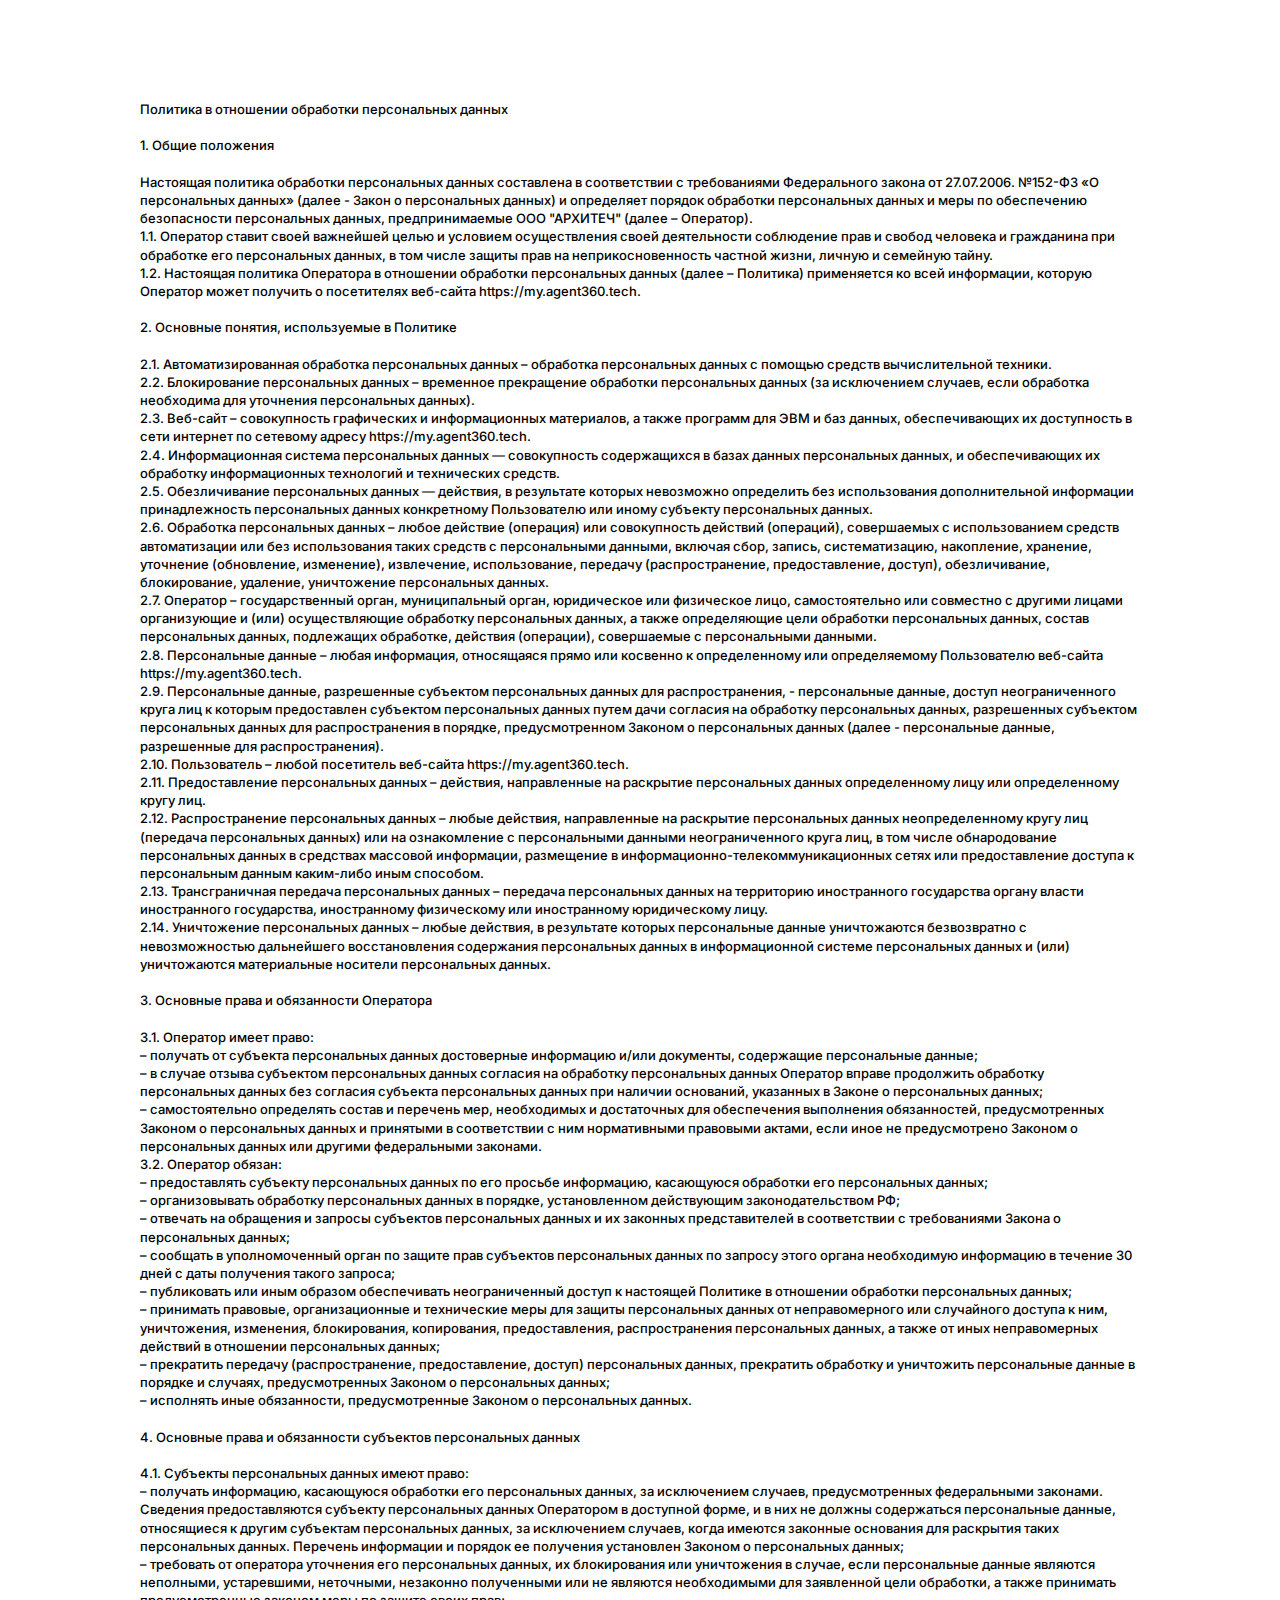
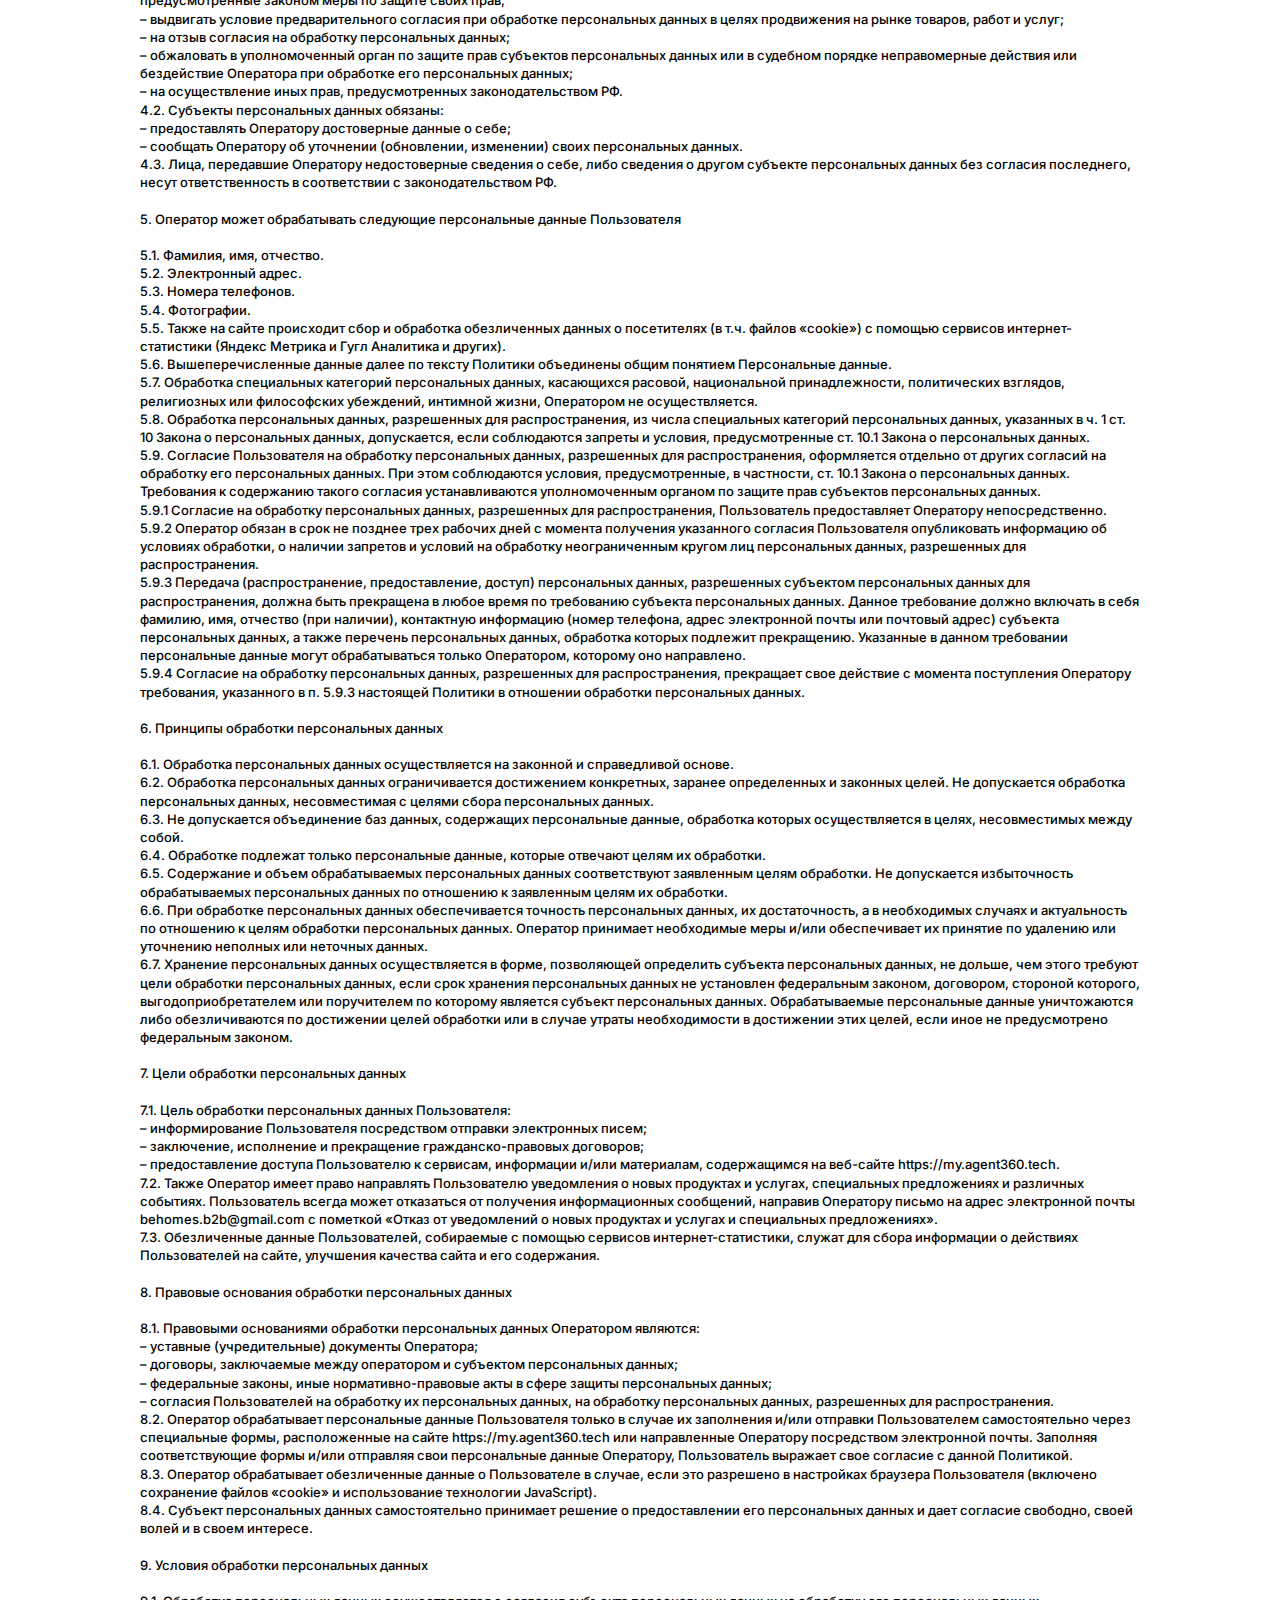
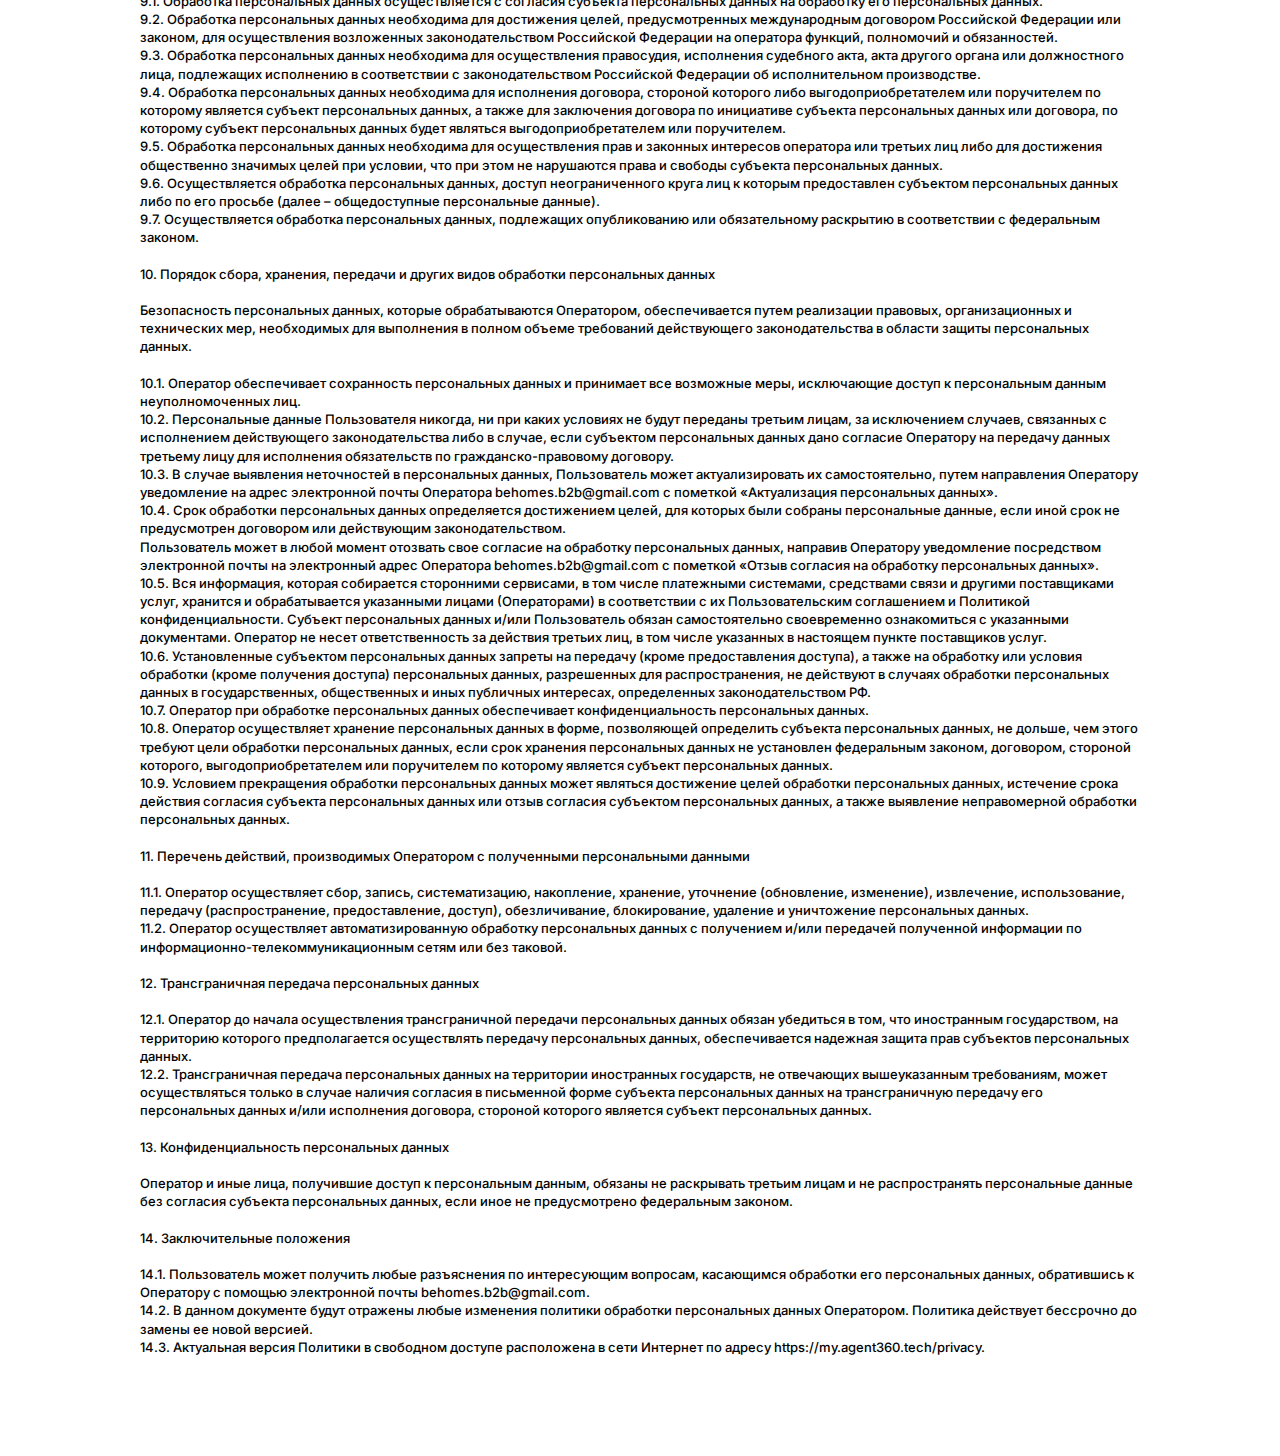
<file: privacy/privacy.html>
<!doctype html>
<html lang="ru">
<head>
<meta charset="utf-8">
<meta http-equiv="X-UA-Compatible" content="IE=edge,chrome=1">
<title>Privacy</title>
<script type="text/javascript">
    window.bubble_session_uid = '1683724122686x274975472791680900';
</script>
<script type="text/javascript">
    window.headers_source_maps = [["plugin_main_headers_1568299250417x684448291308175400",199,200]]
</script>
<script type="text/javascript">
window.load_error_log = [];
window.onerror = function load_error_function (msg, error_url, line, col) {
  return window.load_error_log.push({ msg: msg, error_url: error_url, line: line, col: col })
}
</script>
<script type="text/javascript">
if (!window._bubble_page_load_data) {
window._bubble_page_load_data = {}
}
window._bubble_page_load_data['pre_early'] = Date.now();
</script>
<meta name="referrer" content="origin">
<script type="text/javascript" crossorigin="anonymous" charset="UTF-8" src="package/early_js/c5bcb2b703c12cc31e5a643f3beafacd0fd83738d617fb5a9a2b524326bd2d5b/xfalse/early.js"></script>
<script type="text/javascript">
if (!window._bubble_page_load_data) {
window._bubble_page_load_data = {}
}
window._bubble_page_load_data['post_early'] = Date.now();
</script>
<script type="text/javascript">(function () {
    function onWebFontFinish () {
        window.google_web_fonts_active = true;
if (window.google_web_fonts_active_cb) {
    window.google_web_fonts_active_cb();
}
        var fontface_loaded_snippet = function fontface_loaded_snippet (font) {
  if (window.fontface_loaded == null) {
    window.fontface_loaded = {}
  }
  if (font != null) {
    window.fontface_loaded[font] = true
  } else {
    window.all_fontface_loaded = true
  }
  if (window.fontface_webfonts_loaded_cb) {
    return window.fontface_webfonts_loaded_cb(font)
  }
}
function markLoaded () {
    fontface_loaded_snippet()
}
if (typeof Promise === "function") {
    window.wait_for_individual_fonts = true
    var sample_string = 'ВсПнВтСрЧтПтСбВоскресеньеПонедельникВторникСредаЧетвергПятницаСуббота'
    var all_fonts_to_load = ["Inter:::400","Inter:::400","Inter:::500","Inter:::500","Inter:::600","Inter:::600","Inter:::700","Inter:::700","Open Sans:::600","Ubuntu:::400","Ubuntu:::500","Ubuntu:::700","Urbanist:::500"]
    var loader =     function font_load_snippet (font_list, sample_string, cb) {
      const failed_font_loads = []
      const observer_promises = font_list.map((font) => {
        const [font_family, font_style] = font.split(':::')
        const load_styles = {}
        if (/^[1-9]00/.test(font_style)) {
          load_styles.weight = font_style
        } else if (font_style === 'italic') {
          load_styles.style = font_style
        }
        return new window.FontFaceObserver(font_family, load_styles)
          .load(sample_string)
          .then(() => fontface_loaded_snippet(font))
          .catch(() => {
            console.log(`Font ${font} is unavailable for this alphabet`)
            failed_font_loads.push(font)
            return fontface_loaded_snippet(font)
          })
      })
      return Promise.all(observer_promises).finally(() => {
        if (failed_font_loads.length > 0) {
          console.warn(
            'Some fonts may not be available for this alphabet and timed out',
            failed_font_loads
          )
          console.warn('Consider removing them for faster page load times')
        }
        return cb()
      })
    }
    loader(all_fonts_to_load, sample_string, markLoaded)
} else {
    markLoaded();
}
    }
    var WebFontConfig = {'google': { families: ["Inter:regular","Inter:regular","Inter:500","Inter:500","Inter:600","Inter:600","Inter:700","Inter:700","Open Sans:600","Ubuntu:regular","Ubuntu:500","Ubuntu:700","Urbanist:500"] },
        active: function() {
            onWebFontFinish()
        },
        inactive: function() {
            console.log('Failed to load all the fonts');
            onWebFontFinish()
        },
        fontinactive: function(family_name, fvd) {
            console.log('fontinactive being called for ' + family_name + ', Google says the fonts didnt render');
            onWebFontFinish()
        }
    }
        window.WebFont.load(WebFontConfig);
})();</script>
<script>
(function initialize_data() {
var xhr = new XMLHttpRequest();
xhr.onreadystatechange = function() {
    if (this.readyState === 4 && this.status === 200) {
        var data = JSON.parse(this.responseText);

        function init_data() {
            data.forEach(function(d) {
                Lib().db_instance().initialize_data(d.id, d.data, d.type, d.version);
            })
        }

        if (window.Lib) {
            init_data();
        } else {
            window.Lib_post_load = init_data;
        }
    }
};
xhr.open("GET", "https://my.agent360.pro/api/1.1/init/data?location=" + encodeURIComponent(window.location.href), true);
xhr.send();
})();
</script>
<script type="text/javascript">window.gm_key = "AIzaSyBUnHpzQL1ThsLHa2s1xEjl8roQlSg3CBw";</script>
<script type="text/javascript">window.glrl_key_status = false;</script>
<link rel="icon" type="image/png" href="https://d1muf25xaso8hp.cloudfront.net/https%3A%2F%2Fa49bb356aa85a144f26996ce253e35ed.cdn.bubble.io%2Ff1667561259718x567696820371314600%2Feqrfvwts.png?w=128&h=&auto=compress&dpr=1&fit=max" />
<meta name="fragment" content="!">
<meta name="description" content="Through the web app or mobile app, you can add an object with the first scene for quick setup, and then add new scenes and connect them into a tour using our developed tour editor to add transition markers, customize them, and add information markers.">
<meta name="twitter:card" content="summary_large_image" />
<meta property="og:title" content="Agent360 allows you to create an interactive tour of a real estate object" />
<meta name="twitter:title" content="Agent360 allows you to create an interactive tour of a real estate object" />
<meta property="og:site_name" content="Agent360" />
<meta name="twitter:site_name" content="Agent360" />
<meta property="og:description" content="Through the web app or mobile app, you can add an object with the first scene for quick setup, and then add new scenes and connect them into a tour using our developed tour editor to add transition markers, customize them, and add information markers." />
<meta name="twitter:description" content="Through the web app or mobile app, you can add an object with the first scene for quick setup, and then add new scenes and connect them into a tour using our developed tour editor to add transition markers, customize them, and add information markers." />
<link rel="image_src" href="https://d1muf25xaso8hp.cloudfront.net/https%3A%2F%2Fa49bb356aa85a144f26996ce253e35ed.cdn.bubble.io%2Ff1667561130406x106533665578545820%2Fagenttjv.png?w=&h=&auto=compress&dpr=1&fit=max" />
<meta property="og:image" content="https://d1muf25xaso8hp.cloudfront.net/https%3A%2F%2Fa49bb356aa85a144f26996ce253e35ed.cdn.bubble.io%2Ff1667561130406x106533665578545820%2Fagenttjv.png?w=&amp;h=&amp;auto=compress&amp;dpr=1&amp;fit=max" />
<meta name="twitter:image:src" content="https://d1muf25xaso8hp.cloudfront.net/https%3A%2F%2Fa49bb356aa85a144f26996ce253e35ed.cdn.bubble.io%2Ff1667561130406x106533665578545820%2Fagenttjv.png?w=&amp;h=&amp;auto=compress&amp;dpr=1&amp;fit=max" />
<meta property="og:url" content="https://my.agent360.pro/privacy" />
<meta property="og:type" content="website" />
<meta name="viewport" content="width=device-width,initial-scale=1.0">
<script type="text/javascript">
    window._p = '{"id":"app_professional_2019","no_branding":true,"import_export_csv":true,"custom_domain":true,"ab_test_integration":true}';
</script>
<script type="text/javascript">
    window.bubble_page_name = "privacy";
</script>
<link type="text/css" href="package/run_css/6b3faa1133df03e5459f031e733fa273eb24b32ebdc93d38b2e0786d9905f2c5/agent360/live/privacy/xfalse/xfalse/run.css" rel="stylesheet">
<script type="text/javascript">
if (!window._bubble_page_load_data) {
window._bubble_page_load_data = {}
}
window._bubble_page_load_data['pre_runjs'] = Date.now();
</script>
<script type="text/javascript" crossorigin="anonymous" charset="UTF-8" src="package/run_js/86eb033ff33fa1078b6c18c26930b6f7a08745408e402e7cff524ad0b9aa2801/xtrue/x17/run.js"></script>
<script type="text/javascript">
if (!window._bubble_page_load_data) {
window._bubble_page_load_data = {}
}
window._bubble_page_load_data['post_runjs'] = Date.now();
</script>
<script type="text/javascript">
if (!window._bubble_page_load_data) {
window._bubble_page_load_data = {}
}
window._bubble_page_load_data['pre_staticjs'] = Date.now();
</script>
<script type="text/javascript" crossorigin="anonymous" charset="UTF-8" src="package/static_js/550994b868ca4ced841c38e253bef5d98bcf39f23ec21807af9b8075207dffac/agent360/live/privacy/xnull/xfalse/xfalse/xtrue/static.js"></script>
<script type="text/javascript">
if (!window._bubble_page_load_data) {
window._bubble_page_load_data = {}
}
window._bubble_page_load_data['post_staticjs'] = Date.now();
</script>
<script type="text/javascript">
if (!window._bubble_page_load_data) {
window._bubble_page_load_data = {}
}
window._bubble_page_load_data['pre_dynamicjs'] = Date.now();
</script>
<script type="text/javascript" crossorigin="anonymous" charset="UTF-8" src="package/dynamic_js/6ca282aaf8c69bd750c169bd31bb7837ddfc500b5219beb73263d652093dd2ac/agent360/live/privacy/xnull/xfalse/xtrue/ru_ru/xfalse/xfalse/dynamic.js"></script>
<script type="text/javascript">
if (!window._bubble_page_load_data) {
window._bubble_page_load_data = {}
}
window._bubble_page_load_data['post_dynamicjs'] = Date.now();
</script>

<script>function classify(targetNode){if(window.classifyLoaded)return;window.classifyLoaded=!0;const config={attributes:!0,childList:!0,subtree:!0,attributeFilter:["id"]},callback=function(){var nodeList=document.querySelectorAll('[id*="{"][id*="}"]');nodeList.forEach(node=>{var id=node.id.replace(/'/g,'"'),start=id.indexOf("{"),end=id.indexOf("}"),stringObj=id.substring(start,end+1);try{var object=eval("("+stringObj+")")}catch{return}node.removeAttribute("id"),(newId=id.replace(stringObj,""))&&(node.id=newId),object.class&&classes(node,object.class),object.addClass&&addClass(node,object.addClass),object.removeClass&&removeClass(node,object.removeClass)});var nodeList=document.querySelectorAll('[id*="["][id*="]"]');nodeList.forEach(node=>{var id=node.id,start=id.indexOf("["),end=id.lastIndexOf("]"),codeString=id.substring(start+1,end);node.removeAttribute("id"),(newId=id.replace(`[${codeString}]`,""))&&(node.id=newId);var p={self:node,box:node.closest(".bubble-r-box"),line:node.closest(".bubble-r-line"),siblings:getSiblings(node.closest(".bubble-r-box"),"bubble-r-box"),parentGroup:node.closest(".bubble-element.Group"),cells:getSiblings(node.closest(".bubble-element.GroupItem.group-item"),"bubble-element GroupItem group-item entry-")};try{eval("("+codeString+")")}catch(e){throw"CLASSIFY JAVASCRIPT COMMAND ERROR: "+e.message}})},addClass=function(e,s){var t=s.split(" ");e.classList.add(...t)},removeClass=function(e,s){var t=s.split(" ");e.classList.remove(...t)},classes=function(e,s){e.className=e.className.replace(/_+[^\ ]*/g,""),e.classList.add(...s)},getSiblings=function(e,s){if(e){var t=e.parentNode.childNodes,o=[];return t.forEach(e=>{e.className.includes(s)&&o.push(e)}),o}},observer=new MutationObserver(callback);observer.observe(targetNode,config),callback()}var classifyCount=0,classifyWait=setInterval(function(){var e=document.querySelector("body");if(e&&(classify(e),clearInterval(classifyWait)),300==++classifyCount)throw"Classify plugin launch failed! Could not find the target node..."},50);</script>
</head>
<body><script type="text/javascript">
window.addEventListener('DOMContentLoaded', function () {
  if (window.appquery == null) {
    css = document.createElement('style');
css.type='text/css';
css.appendChild(document.createTextNode(".warning-message-failure {padding: 30px; line-height: 1.5; white-space: pre; z-index: 1000000; position: fixed; width: 100%; height: 100%; background: white;}"));
document.getElementsByTagName("head")[0].appendChild(css);
var newDiv = document.createElement("div");
newDiv.className = "warning-message-failure";
newDiv.innerHTML = "Your browser was unable to load some necessary resources, contact your IT network administrator and ask them to allow access to <br><br>     d3dqmih97rcqmh.cloudfront.net <br>     a49bb356aa85a144f26996ce253e35ed.cdn.bubble.io/ <br>     d1muf25xaso8hp.cloudfront.net";
document.body.appendChild(newDiv);
    httpRequest = new XMLHttpRequest();
httpRequest.open('POST', '/user/m', true);
httpRequest.setRequestHeader('Content-Type', 'application/json');
httpRequest.send(JSON.stringify({measures: {page_load_error: 1, url: document.location.href, errors: window.load_error_log}}));
  };
});
</script><script type="text/javascript">window.addEventListener('DOMContentLoaded', function () {if (window.appquery && window.app == null) {css = document.createElement('style');
css.type='text/css';
css.appendChild(document.createTextNode(".warning-message-failure {padding: 30px; line-height: 1.5; white-space: pre; z-index: 1000000; position: fixed; width: 100%; height: 100%; background: white;}"));
document.getElementsByTagName("head")[0].appendChild(css);
var newDiv = document.createElement("div");
newDiv.className = "warning-message-failure";
newDiv.innerHTML = "Your browser was unable to load the application data. We've been notified of the issue. Please try again in a few moments and make sure not to use ad-blockers.";
document.body.appendChild(newDiv);}});</script>
<img style="display: none;" src="[data-uri]" />
</body>
</html>
</file>
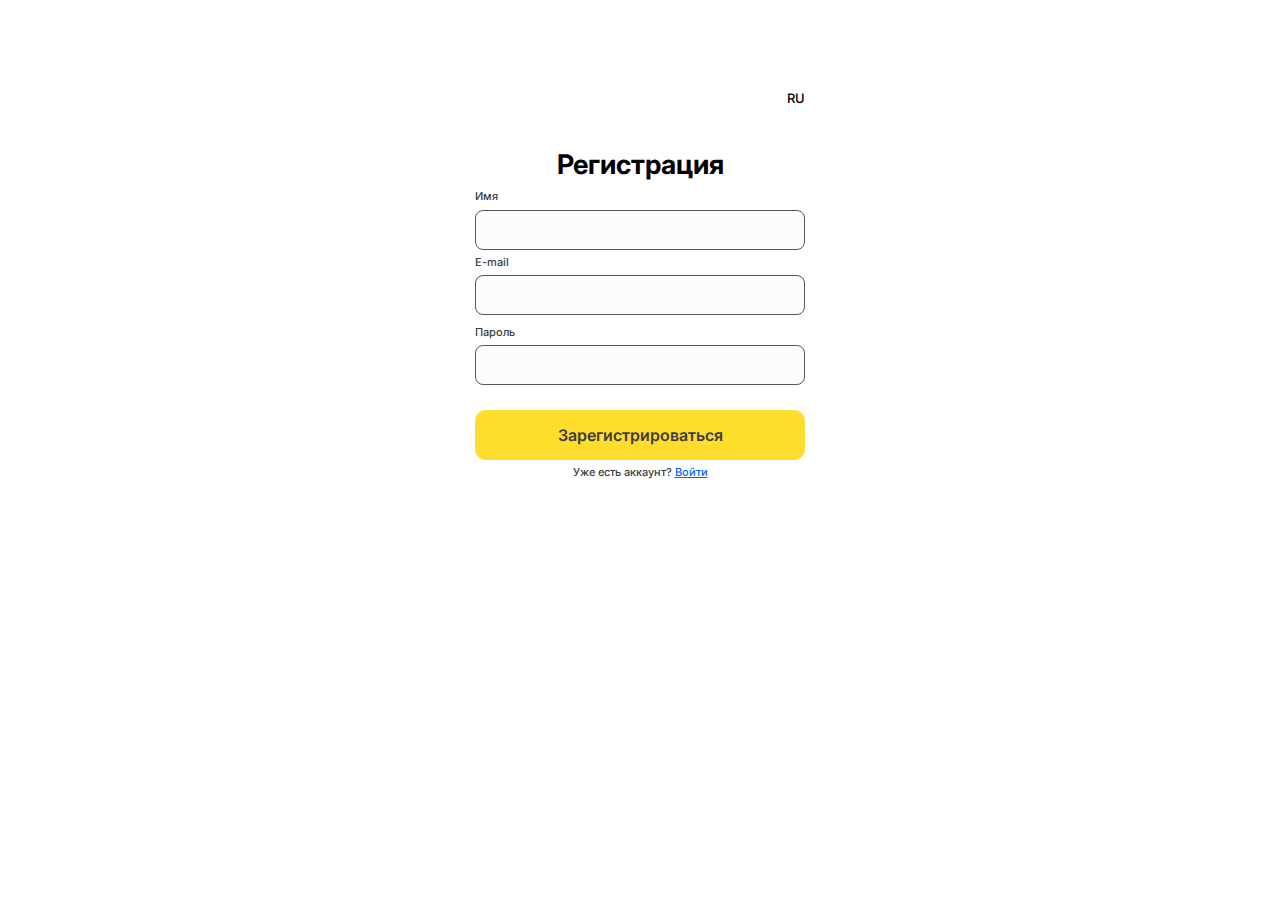
<file: registration/registration.html>
<!doctype html>
<html lang="ru">
<head>
<meta charset="utf-8">
<meta http-equiv="X-UA-Compatible" content="IE=edge,chrome=1">
<title>Auth</title>
<script type="text/javascript">
    window.bubble_session_uid = '1683723756733x661061911598559000';
</script>
<script type="text/javascript">
    window.headers_source_maps = [["plugin_main_headers_1568299250417x684448291308175400",199,200]]
</script>
<script type="text/javascript">
window.load_error_log = [];
window.onerror = function load_error_function (msg, error_url, line, col) {
  return window.load_error_log.push({ msg: msg, error_url: error_url, line: line, col: col })
}
</script>
<script type="text/javascript">
if (!window._bubble_page_load_data) {
window._bubble_page_load_data = {}
}
window._bubble_page_load_data['pre_early'] = Date.now();
</script>
<meta name="referrer" content="origin">
<script type="text/javascript" crossorigin="anonymous" charset="UTF-8" src="package/early_js/c5bcb2b703c12cc31e5a643f3beafacd0fd83738d617fb5a9a2b524326bd2d5b/xfalse/early.js"></script>
<script type="text/javascript">
if (!window._bubble_page_load_data) {
window._bubble_page_load_data = {}
}
window._bubble_page_load_data['post_early'] = Date.now();
</script>
<script type="text/javascript">(function () {
    function onWebFontFinish () {
        window.google_web_fonts_active = true;
if (window.google_web_fonts_active_cb) {
    window.google_web_fonts_active_cb();
}
        var fontface_loaded_snippet = function fontface_loaded_snippet (font) {
  if (window.fontface_loaded == null) {
    window.fontface_loaded = {}
  }
  if (font != null) {
    window.fontface_loaded[font] = true
  } else {
    window.all_fontface_loaded = true
  }
  if (window.fontface_webfonts_loaded_cb) {
    return window.fontface_webfonts_loaded_cb(font)
  }
}
function markLoaded () {
    fontface_loaded_snippet()
}
if (typeof Promise === "function") {
    window.wait_for_individual_fonts = true
    var sample_string = 'ВсПнВтСрЧтПтСбВоскресеньеПонедельникВторникСредаЧетвергПятницаСуббота'
    var all_fonts_to_load = ["Inter:::400","Inter:::400","Inter:::500","Inter:::500","Inter:::600","Inter:::600","Inter:::700","Inter:::700","Open Sans:::600","Ubuntu:::400","Ubuntu:::500","Ubuntu:::700","Urbanist:::500"]
    var loader =     function font_load_snippet (font_list, sample_string, cb) {
      const failed_font_loads = []
      const observer_promises = font_list.map((font) => {
        const [font_family, font_style] = font.split(':::')
        const load_styles = {}
        if (/^[1-9]00/.test(font_style)) {
          load_styles.weight = font_style
        } else if (font_style === 'italic') {
          load_styles.style = font_style
        }
        return new window.FontFaceObserver(font_family, load_styles)
          .load(sample_string)
          .then(() => fontface_loaded_snippet(font))
          .catch(() => {
            console.log(`Font ${font} is unavailable for this alphabet`)
            failed_font_loads.push(font)
            return fontface_loaded_snippet(font)
          })
      })
      return Promise.all(observer_promises).finally(() => {
        if (failed_font_loads.length > 0) {
          console.warn(
            'Some fonts may not be available for this alphabet and timed out',
            failed_font_loads
          )
          console.warn('Consider removing them for faster page load times')
        }
        return cb()
      })
    }
    loader(all_fonts_to_load, sample_string, markLoaded)
} else {
    markLoaded();
}
    }
    var WebFontConfig = {'google': { families: ["Inter:regular","Inter:regular","Inter:500","Inter:500","Inter:600","Inter:600","Inter:700","Inter:700","Open Sans:600","Ubuntu:regular","Ubuntu:500","Ubuntu:700","Urbanist:500"] },
        active: function() {
            onWebFontFinish()
        },
        inactive: function() {
            console.log('Failed to load all the fonts');
            onWebFontFinish()
        },
        fontinactive: function(family_name, fvd) {
            console.log('fontinactive being called for ' + family_name + ', Google says the fonts didnt render');
            onWebFontFinish()
        }
    }
        window.WebFont.load(WebFontConfig);
})();</script>
<script>
(function initialize_data() {
var xhr = new XMLHttpRequest();
xhr.onreadystatechange = function() {
    if (this.readyState === 4 && this.status === 200) {
        var data = JSON.parse(this.responseText);

        function init_data() {
            data.forEach(function(d) {
                Lib().db_instance().initialize_data(d.id, d.data, d.type, d.version);
            })
        }

        if (window.Lib) {
            init_data();
        } else {
            window.Lib_post_load = init_data;
        }
    }
};
xhr.open("GET", "https://my.agent360.pro/api/1.1/init/data?location=" + encodeURIComponent(window.location.href), true);
xhr.send();
})();
</script>
<script type="text/javascript">window.gm_key = "AIzaSyBUnHpzQL1ThsLHa2s1xEjl8roQlSg3CBw";</script>
<script type="text/javascript">window.glrl_key_status = false;</script>
<link rel="icon" type="image/png" href="https://d1muf25xaso8hp.cloudfront.net/https%3A%2F%2Fa49bb356aa85a144f26996ce253e35ed.cdn.bubble.io%2Ff1667561259718x567696820371314600%2Feqrfvwts.png?w=128&h=&auto=compress&dpr=1&fit=max" />
<meta name="fragment" content="!">
<meta name="description" content="Through the web app or mobile app, you can add an object with the first scene for quick setup, and then add new scenes and connect them into a tour using our developed tour editor to add transition markers, customize them, and add information markers.">
<meta name="twitter:card" content="summary_large_image" />
<meta property="og:title" content="Agent360 allows you to create an interactive tour of a real estate object" />
<meta name="twitter:title" content="Agent360 allows you to create an interactive tour of a real estate object" />
<meta property="og:site_name" content="Agent360" />
<meta name="twitter:site_name" content="Agent360" />
<meta property="og:description" content="Through the web app or mobile app, you can add an object with the first scene for quick setup, and then add new scenes and connect them into a tour using our developed tour editor to add transition markers, customize them, and add information markers." />
<meta name="twitter:description" content="Through the web app or mobile app, you can add an object with the first scene for quick setup, and then add new scenes and connect them into a tour using our developed tour editor to add transition markers, customize them, and add information markers." />
<link rel="image_src" href="https://d1muf25xaso8hp.cloudfront.net/https%3A%2F%2Fa49bb356aa85a144f26996ce253e35ed.cdn.bubble.io%2Ff1667561130406x106533665578545820%2Fagenttjv.png?w=&h=&auto=compress&dpr=1&fit=max" />
<meta property="og:image" content="https://d1muf25xaso8hp.cloudfront.net/https%3A%2F%2Fa49bb356aa85a144f26996ce253e35ed.cdn.bubble.io%2Ff1667561130406x106533665578545820%2Fagenttjv.png?w=&amp;h=&amp;auto=compress&amp;dpr=1&amp;fit=max" />
<meta name="twitter:image:src" content="https://d1muf25xaso8hp.cloudfront.net/https%3A%2F%2Fa49bb356aa85a144f26996ce253e35ed.cdn.bubble.io%2Ff1667561130406x106533665578545820%2Fagenttjv.png?w=&amp;h=&amp;auto=compress&amp;dpr=1&amp;fit=max" />
<meta property="og:url" content="https://my.agent360.pro/registration" />
<meta property="og:type" content="website" />
<meta name="viewport" content="width=device-width,initial-scale=1.0">
<script type="text/javascript">
    window._p = '{"id":"app_professional_2019","no_branding":true,"import_export_csv":true,"custom_domain":true,"ab_test_integration":true}';
</script>
<script type="text/javascript">
    window.bubble_page_name = "registration";
</script>
<link type="text/css" href="package/run_css/6b3faa1133df03e5459f031e733fa273eb24b32ebdc93d38b2e0786d9905f2c5/agent360/live/registration/xfalse/xfalse/run.css" rel="stylesheet">
<script type="text/javascript">
if (!window._bubble_page_load_data) {
window._bubble_page_load_data = {}
}
window._bubble_page_load_data['pre_runjs'] = Date.now();
</script>
<script type="text/javascript" crossorigin="anonymous" charset="UTF-8" src="package/run_js/86eb033ff33fa1078b6c18c26930b6f7a08745408e402e7cff524ad0b9aa2801/xtrue/x17/run.js"></script>
<script type="text/javascript">
if (!window._bubble_page_load_data) {
window._bubble_page_load_data = {}
}
window._bubble_page_load_data['post_runjs'] = Date.now();
</script>
<script type="text/javascript">
if (!window._bubble_page_load_data) {
window._bubble_page_load_data = {}
}
window._bubble_page_load_data['pre_staticjs'] = Date.now();
</script>
<script type="text/javascript" crossorigin="anonymous" charset="UTF-8" src="package/static_js/1d052e6b6edfd79f4a9761cf62d4bf4c5dadfe42de326b7a860ea117d90fa521/agent360/live/registration/xnull/xfalse/xfalse/xtrue/static.js"></script>
<script type="text/javascript">
if (!window._bubble_page_load_data) {
window._bubble_page_load_data = {}
}
window._bubble_page_load_data['post_staticjs'] = Date.now();
</script>
<script type="text/javascript">
if (!window._bubble_page_load_data) {
window._bubble_page_load_data = {}
}
window._bubble_page_load_data['pre_dynamicjs'] = Date.now();
</script>
<script type="text/javascript" crossorigin="anonymous" charset="UTF-8" src="package/dynamic_js/56aef2478f90bd1b453a018d7d9005599c50173980134941afb9b179f6a72734/agent360/live/registration/xnull/xfalse/xtrue/ru_ru/xfalse/xfalse/dynamic.js"></script>
<script type="text/javascript">
if (!window._bubble_page_load_data) {
window._bubble_page_load_data = {}
}
window._bubble_page_load_data['post_dynamicjs'] = Date.now();
</script>

<script>function classify(targetNode){if(window.classifyLoaded)return;window.classifyLoaded=!0;const config={attributes:!0,childList:!0,subtree:!0,attributeFilter:["id"]},callback=function(){var nodeList=document.querySelectorAll('[id*="{"][id*="}"]');nodeList.forEach(node=>{var id=node.id.replace(/'/g,'"'),start=id.indexOf("{"),end=id.indexOf("}"),stringObj=id.substring(start,end+1);try{var object=eval("("+stringObj+")")}catch{return}node.removeAttribute("id"),(newId=id.replace(stringObj,""))&&(node.id=newId),object.class&&classes(node,object.class),object.addClass&&addClass(node,object.addClass),object.removeClass&&removeClass(node,object.removeClass)});var nodeList=document.querySelectorAll('[id*="["][id*="]"]');nodeList.forEach(node=>{var id=node.id,start=id.indexOf("["),end=id.lastIndexOf("]"),codeString=id.substring(start+1,end);node.removeAttribute("id"),(newId=id.replace(`[${codeString}]`,""))&&(node.id=newId);var p={self:node,box:node.closest(".bubble-r-box"),line:node.closest(".bubble-r-line"),siblings:getSiblings(node.closest(".bubble-r-box"),"bubble-r-box"),parentGroup:node.closest(".bubble-element.Group"),cells:getSiblings(node.closest(".bubble-element.GroupItem.group-item"),"bubble-element GroupItem group-item entry-")};try{eval("("+codeString+")")}catch(e){throw"CLASSIFY JAVASCRIPT COMMAND ERROR: "+e.message}})},addClass=function(e,s){var t=s.split(" ");e.classList.add(...t)},removeClass=function(e,s){var t=s.split(" ");e.classList.remove(...t)},classes=function(e,s){e.className=e.className.replace(/_+[^\ ]*/g,""),e.classList.add(...s)},getSiblings=function(e,s){if(e){var t=e.parentNode.childNodes,o=[];return t.forEach(e=>{e.className.includes(s)&&o.push(e)}),o}},observer=new MutationObserver(callback);observer.observe(targetNode,config),callback()}var classifyCount=0,classifyWait=setInterval(function(){var e=document.querySelector("body");if(e&&(classify(e),clearInterval(classifyWait)),300==++classifyCount)throw"Classify plugin launch failed! Could not find the target node..."},50);</script>
</head>
<body><script type="text/javascript">
window.addEventListener('DOMContentLoaded', function () {
  if (window.appquery == null) {
    css = document.createElement('style');
css.type='text/css';
css.appendChild(document.createTextNode(".warning-message-failure {padding: 30px; line-height: 1.5; white-space: pre; z-index: 1000000; position: fixed; width: 100%; height: 100%; background: white;}"));
document.getElementsByTagName("head")[0].appendChild(css);
var newDiv = document.createElement("div");
newDiv.className = "warning-message-failure";
newDiv.innerHTML = "Your browser was unable to load some necessary resources, contact your IT network administrator and ask them to allow access to <br><br>     d3dqmih97rcqmh.cloudfront.net <br>     a49bb356aa85a144f26996ce253e35ed.cdn.bubble.io/ <br>     d1muf25xaso8hp.cloudfront.net";
document.body.appendChild(newDiv);
    httpRequest = new XMLHttpRequest();
httpRequest.open('POST', '/user/m', true);
httpRequest.setRequestHeader('Content-Type', 'application/json');
httpRequest.send(JSON.stringify({measures: {page_load_error: 1, url: document.location.href, errors: window.load_error_log}}));
  };
});
</script><script type="text/javascript">window.addEventListener('DOMContentLoaded', function () {if (window.appquery && window.app == null) {css = document.createElement('style');
css.type='text/css';
css.appendChild(document.createTextNode(".warning-message-failure {padding: 30px; line-height: 1.5; white-space: pre; z-index: 1000000; position: fixed; width: 100%; height: 100%; background: white;}"));
document.getElementsByTagName("head")[0].appendChild(css);
var newDiv = document.createElement("div");
newDiv.className = "warning-message-failure";
newDiv.innerHTML = "Your browser was unable to load the application data. We've been notified of the issue. Please try again in a few moments and make sure not to use ad-blockers.";
document.body.appendChild(newDiv);}});</script>
<img style="display: none;" src="[data-uri]" />
</body>
</html>
</file>
<file: privacy/package/run_css/6b3faa1133df03e5459f031e733fa273eb24b32ebdc93d38b2e0786d9905f2c5/agent360/live/privacy/xfalse/xfalse/run.css>
/* http://meyerweb.com/eric/tools/css/reset/
   v2.0 | 20110126
   License: none (public domain)
*/
html, body, div, span, applet, object, iframe,
h1, h2, h3, h4, h5, h6, p, blockquote, pre,
a, abbr, acronym, address, big, cite,
del, dfn, em, img, ins, kbd, q, s, samp,
small, strike, strong, sub, sup, tt, var,
b, u, i, center,
dl, dt, dd, ol, ul, li,
fieldset, form, label, legend,
table, caption, tbody, tfoot, thead, tr, th, td,
article, aside, canvas, details, embed,
figure, figcaption, footer, header, hgroup,
menu, nav, output, ruby, section, summary,
time, mark, audio, video {
  margin: 0;
  padding: 0;
  border: 0;
  font-size: 100%;
  font: inherit;
  vertical-align: baseline;
  box-sizing: inherit;
}

html, body, div, span, applet, object, iframe,
h1, h2, h3, h4, h5, h6, p, blockquote, pre,
a, abbr, acronym, address, big, cite, code,
del, dfn, em, img, ins, kbd, q, s, samp,
small, strike, strong, sub, sup, tt, var,
b, u, i, center,
dl, dt, dd, ol, ul, li,
fieldset, form, label, legend,
table, caption, tbody, tfoot, thead, tr, th, td,
article, aside, canvas, details, embed,
figure, figcaption, footer, header, hgroup,
menu, nav, output, ruby, section, summary,
time, mark, audio, video, input, textarea, button {
  -webkit-font-smoothing: antialiased;
  -moz-osx-font-smoothing: grayscale;
  -webkit-tap-highlight-color: rgba(0, 0, 0, 0);
}

/* HTML5 display-role reset for older browsers */
article, aside, details, figcaption, figure,
footer, header, hgroup, menu, nav, section {
  display: block;
}

body {
  line-height: 1;
}

ol, ul {
  list-style: none;
}

blockquote, q {
  quotes: none;
}

blockquote:before, blockquote:after,
q:before, q:after {
  content: "";
  content: none;
}

table {
  border-collapse: collapse;
  border-spacing: 0;
}

/*
Some default styling.  This applies to edit mode and run mode, and effects things
such as HTML elements.
*/
b, strong {
  font-weight: bold;
}

i, em {
  font-style: italic;
}

body {
  font-family: Helvetica, Arial, sans-serif;
}

sup {
  vertical-align: super;
  font-size: smaller;
}

sub {
  vertical-align: sub;
  font-size: smaller;
}

ul, ol {
  display: block;
  padding-left: 40px;
}

ul {
  list-style-type: disc;
}

ol {
  list-style-type: decimal;
}

a {
  color: inherit;
  text-decoration: none;
}
a:hover {
  text-decoration: underline;
  color: inherit;
}
a:visited {
  color: inherit;
  text-decoration: none;
}

input:-moz-ui-invalid {
  box-shadow: none;
}

input[type=input], input[type=text], input[type=password], input[type=email], input[type=search], input[type=tel], textarea {
  -webkit-appearance: none;
  -moz-appearance: none;
  appearance: none;
}
input[type=input]::-webkit-input-placeholder, input[type=text]::-webkit-input-placeholder, input[type=password]::-webkit-input-placeholder, input[type=email]::-webkit-input-placeholder, input[type=search]::-webkit-input-placeholder, input[type=tel]::-webkit-input-placeholder, textarea::-webkit-input-placeholder {
  /* Chrome/Opera/Safari */
  color: #A9A9A9;
}
input[type=input]::-moz-placeholder, input[type=text]::-moz-placeholder, input[type=password]::-moz-placeholder, input[type=email]::-moz-placeholder, input[type=search]::-moz-placeholder, input[type=tel]::-moz-placeholder, textarea::-moz-placeholder {
  /* Firefox 19+ */
  color: #A9A9A9;
  opacity: 1;
}
input[type=input]:-ms-input-placeholder, input[type=text]:-ms-input-placeholder, input[type=password]:-ms-input-placeholder, input[type=email]:-ms-input-placeholder, input[type=search]:-ms-input-placeholder, input[type=tel]:-ms-input-placeholder, textarea:-ms-input-placeholder {
  /* IE 10+ */
  color: #A9A9A9 !important;
}
input[type=input]:-moz-placeholder, input[type=text]:-moz-placeholder, input[type=password]:-moz-placeholder, input[type=email]:-moz-placeholder, input[type=search]:-moz-placeholder, input[type=tel]:-moz-placeholder, textarea:-moz-placeholder {
  /* Firefox 18- */
  color: #A9A9A9;
  opacity: 1;
}
input[type=input].grey::-webkit-input-placeholder, input[type=text].grey::-webkit-input-placeholder, input[type=password].grey::-webkit-input-placeholder, input[type=email].grey::-webkit-input-placeholder, input[type=search].grey::-webkit-input-placeholder, input[type=tel].grey::-webkit-input-placeholder, textarea.grey::-webkit-input-placeholder {
  /* Chrome/Opera/Safari */
  color: #A9A9A9;
}
input[type=input].grey::-moz-placeholder, input[type=text].grey::-moz-placeholder, input[type=password].grey::-moz-placeholder, input[type=email].grey::-moz-placeholder, input[type=search].grey::-moz-placeholder, input[type=tel].grey::-moz-placeholder, textarea.grey::-moz-placeholder {
  /* Firefox 19+ */
  color: #A9A9A9;
  opacity: 1;
}
input[type=input].grey:-ms-input-placeholder, input[type=text].grey:-ms-input-placeholder, input[type=password].grey:-ms-input-placeholder, input[type=email].grey:-ms-input-placeholder, input[type=search].grey:-ms-input-placeholder, input[type=tel].grey:-ms-input-placeholder, textarea.grey:-ms-input-placeholder {
  /* IE 10+ */
  color: #A9A9A9 !important;
}
input[type=input].grey:-moz-placeholder, input[type=text].grey:-moz-placeholder, input[type=password].grey:-moz-placeholder, input[type=email].grey:-moz-placeholder, input[type=search].grey:-moz-placeholder, input[type=tel].grey:-moz-placeholder, textarea.grey:-moz-placeholder {
  /* Firefox 18- */
  color: #A9A9A9;
  opacity: 1;
}
input[type=input].white::-webkit-input-placeholder, input[type=text].white::-webkit-input-placeholder, input[type=password].white::-webkit-input-placeholder, input[type=email].white::-webkit-input-placeholder, input[type=search].white::-webkit-input-placeholder, input[type=tel].white::-webkit-input-placeholder, textarea.white::-webkit-input-placeholder {
  /* Chrome/Opera/Safari */
  color: #FFFFFF;
}
input[type=input].white::-moz-placeholder, input[type=text].white::-moz-placeholder, input[type=password].white::-moz-placeholder, input[type=email].white::-moz-placeholder, input[type=search].white::-moz-placeholder, input[type=tel].white::-moz-placeholder, textarea.white::-moz-placeholder {
  /* Firefox 19+ */
  color: #FFFFFF;
  opacity: 1;
}
input[type=input].white:-ms-input-placeholder, input[type=text].white:-ms-input-placeholder, input[type=password].white:-ms-input-placeholder, input[type=email].white:-ms-input-placeholder, input[type=search].white:-ms-input-placeholder, input[type=tel].white:-ms-input-placeholder, textarea.white:-ms-input-placeholder {
  /* IE 10+ */
  color: #FFFFFF !important;
}
input[type=input].white:-moz-placeholder, input[type=text].white:-moz-placeholder, input[type=password].white:-moz-placeholder, input[type=email].white:-moz-placeholder, input[type=search].white:-moz-placeholder, input[type=tel].white:-moz-placeholder, textarea.white:-moz-placeholder {
  /* Firefox 18- */
  color: #FFFFFF;
  opacity: 1;
}
input[type=input].black::-webkit-input-placeholder, input[type=text].black::-webkit-input-placeholder, input[type=password].black::-webkit-input-placeholder, input[type=email].black::-webkit-input-placeholder, input[type=search].black::-webkit-input-placeholder, input[type=tel].black::-webkit-input-placeholder, textarea.black::-webkit-input-placeholder {
  /* Chrome/Opera/Safari */
  color: #333333;
}
input[type=input].black::-moz-placeholder, input[type=text].black::-moz-placeholder, input[type=password].black::-moz-placeholder, input[type=email].black::-moz-placeholder, input[type=search].black::-moz-placeholder, input[type=tel].black::-moz-placeholder, textarea.black::-moz-placeholder {
  /* Firefox 19+ */
  color: #333333;
  opacity: 1;
}
input[type=input].black:-ms-input-placeholder, input[type=text].black:-ms-input-placeholder, input[type=password].black:-ms-input-placeholder, input[type=email].black:-ms-input-placeholder, input[type=search].black:-ms-input-placeholder, input[type=tel].black:-ms-input-placeholder, textarea.black:-ms-input-placeholder {
  /* IE 10+ */
  color: #333333 !important;
}
input[type=input].black:-moz-placeholder, input[type=text].black:-moz-placeholder, input[type=password].black:-moz-placeholder, input[type=email].black:-moz-placeholder, input[type=search].black:-moz-placeholder, input[type=tel].black:-moz-placeholder, textarea.black:-moz-placeholder {
  /* Firefox 18- */
  color: #333333;
  opacity: 1;
}
input[type=input].blue::-webkit-input-placeholder, input[type=text].blue::-webkit-input-placeholder, input[type=password].blue::-webkit-input-placeholder, input[type=email].blue::-webkit-input-placeholder, input[type=search].blue::-webkit-input-placeholder, input[type=tel].blue::-webkit-input-placeholder, textarea.blue::-webkit-input-placeholder {
  /* Chrome/Opera/Safari */
  color: #60AEF7;
}
input[type=input].blue::-moz-placeholder, input[type=text].blue::-moz-placeholder, input[type=password].blue::-moz-placeholder, input[type=email].blue::-moz-placeholder, input[type=search].blue::-moz-placeholder, input[type=tel].blue::-moz-placeholder, textarea.blue::-moz-placeholder {
  /* Firefox 19+ */
  color: #60AEF7;
  opacity: 1;
}
input[type=input].blue:-ms-input-placeholder, input[type=text].blue:-ms-input-placeholder, input[type=password].blue:-ms-input-placeholder, input[type=email].blue:-ms-input-placeholder, input[type=search].blue:-ms-input-placeholder, input[type=tel].blue:-ms-input-placeholder, textarea.blue:-ms-input-placeholder {
  /* IE 10+ */
  color: #60AEF7 !important;
}
input[type=input].blue:-moz-placeholder, input[type=text].blue:-moz-placeholder, input[type=password].blue:-moz-placeholder, input[type=email].blue:-moz-placeholder, input[type=search].blue:-moz-placeholder, input[type=tel].blue:-moz-placeholder, textarea.blue:-moz-placeholder {
  /* Firefox 18- */
  color: #60AEF7;
  opacity: 1;
}
input[type=input].green::-webkit-input-placeholder, input[type=text].green::-webkit-input-placeholder, input[type=password].green::-webkit-input-placeholder, input[type=email].green::-webkit-input-placeholder, input[type=search].green::-webkit-input-placeholder, input[type=tel].green::-webkit-input-placeholder, textarea.green::-webkit-input-placeholder {
  /* Chrome/Opera/Safari */
  color: #69C765;
}
input[type=input].green::-moz-placeholder, input[type=text].green::-moz-placeholder, input[type=password].green::-moz-placeholder, input[type=email].green::-moz-placeholder, input[type=search].green::-moz-placeholder, input[type=tel].green::-moz-placeholder, textarea.green::-moz-placeholder {
  /* Firefox 19+ */
  color: #69C765;
  opacity: 1;
}
input[type=input].green:-ms-input-placeholder, input[type=text].green:-ms-input-placeholder, input[type=password].green:-ms-input-placeholder, input[type=email].green:-ms-input-placeholder, input[type=search].green:-ms-input-placeholder, input[type=tel].green:-ms-input-placeholder, textarea.green:-ms-input-placeholder {
  /* IE 10+ */
  color: #69C765;
}
input[type=input].green:-moz-placeholder, input[type=text].green:-moz-placeholder, input[type=password].green:-moz-placeholder, input[type=email].green:-moz-placeholder, input[type=search].green:-moz-placeholder, input[type=tel].green:-moz-placeholder, textarea.green:-moz-placeholder {
  /* Firefox 18- */
  color: #69C765;
  opacity: 1;
}
input[type=input].red::-webkit-input-placeholder, input[type=text].red::-webkit-input-placeholder, input[type=password].red::-webkit-input-placeholder, input[type=email].red::-webkit-input-placeholder, input[type=search].red::-webkit-input-placeholder, input[type=tel].red::-webkit-input-placeholder, textarea.red::-webkit-input-placeholder {
  /* Chrome/Opera/Safari */
  color: #FF8585;
}
input[type=input].red::-moz-placeholder, input[type=text].red::-moz-placeholder, input[type=password].red::-moz-placeholder, input[type=email].red::-moz-placeholder, input[type=search].red::-moz-placeholder, input[type=tel].red::-moz-placeholder, textarea.red::-moz-placeholder {
  /* Firefox 19+ */
  color: #FF8585;
  opacity: 1;
}
input[type=input].red:-ms-input-placeholder, input[type=text].red:-ms-input-placeholder, input[type=password].red:-ms-input-placeholder, input[type=email].red:-ms-input-placeholder, input[type=search].red:-ms-input-placeholder, input[type=tel].red:-ms-input-placeholder, textarea.red:-ms-input-placeholder {
  /* IE 10+ */
  color: #FF8585 !important;
}
input[type=input].red:-moz-placeholder, input[type=text].red:-moz-placeholder, input[type=password].red:-moz-placeholder, input[type=email].red:-moz-placeholder, input[type=search].red:-moz-placeholder, input[type=tel].red:-moz-placeholder, textarea.red:-moz-placeholder {
  /* Firefox 18- */
  color: #FF8585;
  opacity: 1;
}

textarea {
  resize: none;
}

/*
All typefaces used in Butter, available by class and as mixins.

Replaces a few styles in global.scss, but largely represents a new level
of component hierarchy
*/
.h1 {
  font-family: "Open Sans", Helvetica, Arial, sans-serif;
}
.theme-classic .h1 {
  font-size: 22px;
  font-weight: 400;
  line-height: 24px;
}
.theme-butter .h1 {
  font-size: 20px;
  font-weight: 400;
  line-height: 24px;
}

.h2 {
  font-family: "Open Sans", Helvetica, Arial, sans-serif;
}
.theme-classic .h2 {
  font-size: 20px;
  font-weight: 400;
  line-height: 24px;
}
.theme-butter .h2 {
  font-size: 16px;
  font-weight: 400;
  line-height: 24px;
}

.h3 {
  font-family: "Open Sans", Helvetica, Arial, sans-serif;
}
.theme-classic .h3 {
  font-size: 16px;
  font-weight: 400;
  line-height: 18px;
}
.theme-butter .h3 {
  font-size: 16px;
  font-weight: 300;
  line-height: 24px;
}

.h4 {
  font-family: "Open Sans", Helvetica, Arial, sans-serif;
}
.theme-classic .h4 {
  font-size: 14px;
  font-weight: 400;
  line-height: 18px;
}
.theme-butter .h4 {
  font-size: 14px;
  font-weight: 300;
  line-height: 18px;
}

.h5 {
  font-family: "Open Sans", Helvetica, Arial, sans-serif;
}
.theme-classic .h5 {
  font-size: 12px;
  font-weight: 400;
  line-height: 18px;
}
.theme-butter .h5 {
  font-size: 12px;
  font-weight: 300;
  line-height: 18px;
}

.subhead1 {
  font-family: "Open Sans", Helvetica, Arial, sans-serif;
}
.theme-classic .subhead1 {
  font-size: 14px;
  font-weight: 400;
  line-height: 14px;
}
.theme-butter .subhead1 {
  font-size: 14px;
  font-weight: 600;
  line-height: 18px;
}

.subhead2 {
  font-family: "Open Sans", Helvetica, Arial, sans-serif;
}
.theme-classic .subhead2 {
  font-size: 12px;
  font-weight: 400;
  line-height: 14px;
}
.theme-butter .subhead2 {
  font-size: 12px;
  font-weight: 600;
  line-height: 18px;
}

.body1 {
  font-family: "Open Sans", Helvetica, Arial, sans-serif;
}
.theme-classic .body1 {
  font-size: 12px;
  font-weight: 400;
  line-height: 12px;
}
.theme-butter .body1 {
  font-size: 14px;
  font-weight: 400;
  line-height: 24px;
}

.body2 {
  font-family: "Open Sans", Helvetica, Arial, sans-serif;
}
.theme-classic .body2 {
  font-size: 10px;
  font-weight: 400;
  line-height: 10px;
}
.theme-butter .body2 {
  font-size: 12px;
  font-weight: 400;
  line-height: 24px;
}

.line-height-18 {
  line-height: 18px !important;
}

/*
All colors for both themes, concieved as a grid of color x opacity

*/
/* Theme mapper */
/*
Globally relevant dimensions/numbers/etc go here

NOTE: filename begins with underscore, thus its variables can be used globally

*/
/* ONLY YOU CAN STOP Z-INDEX HYPERINFLATION */
/*

Terrible z-indexes responsible for all the evils of the world

*/
.highlight-dom-changes {
  animation-duration: 1s;
  animation-name: highlight-in;
  animation-timing-function: ease-out;
}

@keyframes highlight-in {
  from {
    background-color: #c80000;
  }
}
/* MIXINS */
.display-flex {
  display: -webkit-box;
  display: -webkit-flex;
  display: -moz-box;
  display: -moz-flex;
  display: -ms-flexbox;
  display: flex;
}

/* TAGS */
address {
  font-style: normal;
  font-weight: normal;
}

sub, sup {
  font-size: 75%;
  /* sub/sup is relative to the surrounding text */
  line-height: 0;
  /* line-height doesn't interfere with the positioning */
  position: relative;
  /* Makes all browsers position relative to the surrounding text */
  vertical-align: baseline;
  /* if you're using reset.css, you can remove this rule */
}

sup {
  top: -0.5em;
  /* Move the superscripted text up */
}

sub {
  bottom: -0.25em;
  /* Move the subscripted text down, but only half as far as the superscript */
}

input:focus, textarea:focus {
  outline: none;
}

/*
GLOBALLY USEFUL CLASSES (formerly tab_common)
For the sake of avoiding specific classes and elaborate rules for spacing

To live here you must:
  a) do exactly one thing
  b) be named something that makes it extremely clear what that one thing is

Note: this was originally applied to .data-user-types, .data-editor,
.maison-flyout-styles, .maison-panel, .database-view, .maison-popup. Delete
this list when proved not buggy
*/
.code {
  font-family: "Courier New", Courier, monospace;
  font-weight: bold;
  background-color: antiquewhite;
  color: maroon;
  padding: 0px 4px;
  border-radius: 2px;
}

.maison-column {
  display: flex;
  flex-direction: column;
  height: 100%;
}

.flex-row, .maison-row {
  display: flex;
  flex-direction: row;
}

.flex-column {
  display: flex;
  flex-direction: column;
}

.flex-start {
  justify-content: flex-start !important;
}

.center {
  justify-content: center !important;
}

.flex-end {
  justify-content: flex-end !important;
}

.space-between {
  justify-content: space-between !important;
}

.flex-1 {
  flex: 1;
}

.pos-rel {
  position: relative;
}

.suspension-vertical {
  display: flex;
  flex-direction: column !important;
  justify-content: center;
}

.horizontal-rule {
  margin-bottom: 5px;
  margin-top: 5px;
  width: 100%;
}

.padding-5 {
  padding: 5px !important;
}

.padding-10 {
  padding: 10px !important;
}

.padding-12 {
  padding: 12px !important;
}

.padding-15 {
  padding: 15px !important;
}

.padding-20 {
  padding: 20px !important;
}

.padding-left-0 {
  padding-left: 0px !important;
}

.padding-left-5 {
  padding-left: 5px !important;
}

.padding-left-10 {
  padding-left: 10px !important;
}

.padding-left-20 {
  padding-left: 20px !important;
}

.padding-left-30 {
  padding-left: 30px !important;
}

.padding-right-0 {
  padding-right: 0px !important;
}

.padding-right-5 {
  padding-right: 5px !important;
}

.padding-right-10 {
  padding-right: 10px !important;
}

.padding-right-20 {
  padding-right: 20px !important;
}

.padding-right-30 {
  padding-right: 30px !important;
}

.padding-top-0 {
  padding-top: 0px !important;
}

.padding-top-5 {
  padding-top: 5px !important;
}

.padding-top-10 {
  padding-top: 10px !important;
}

.padding-top-15 {
  padding-top: 15px !important;
}

.padding-top-20 {
  padding-top: 20px !important;
}

.padding-bottom-0 {
  padding-bottom: 0px !important;
}

.padding-bottom-5 {
  padding-bottom: 5px !important;
}

.padding-bottom-10 {
  padding-bottom: 10px !important;
}

.padding-bottom-20 {
  padding-bottom: 20px !important;
}

.margin-10 {
  margin: 10px !important;
}

.margin-left-auto {
  margin-left: auto !important;
}

.margin-left-0 {
  margin-left: 0px !important;
}

.margin-left-5 {
  margin-left: 5px !important;
}

.margin-left-10 {
  margin-left: 10px !important;
}

.margin-left-12 {
  margin-left: 12px !important;
}

.margin-left-20 {
  margin-left: 20px !important;
}

.margin-left-30 {
  margin-left: 30px !important;
}

.margin-left-40 {
  margin-left: 40px !important;
}

.margin-left-100 {
  margin-left: 100px !important;
}

.margin-left-300 {
  margin-left: 300px !important;
}

.margin-right-minus20 {
  margin-right: -20px !important;
}

.margin-right-auto {
  margin-right: auto !important;
}

.margin-right-0 {
  margin-right: 0px !important;
}

.margin-right-5 {
  margin-right: 5px !important;
}

.margin-right-10 {
  margin-right: 10px !important;
}

.margin-right-20 {
  margin-right: 20px !important;
}

.margin-right-30 {
  margin-right: 30px !important;
}

.margin-right-40 {
  margin-right: 40px !important;
}

.margin-top-minus20 {
  margin-top: -20px !important;
}

.margin-top-minus10 {
  margin-top: -10px !important;
}

.margin-top-minus16 {
  margin-top: -16px !important;
}

.margin-top-minus5 {
  margin-top: -5px !important;
}

.margin-top-minus3 {
  margin-top: -3px !important;
}

.margin-top-minus2 {
  margin-top: -2px !important;
}

.margin-top-0 {
  margin-top: 0px !important;
}

.margin-top-5 {
  margin-top: 5px !important;
}

.margin-top-6 {
  margin-top: 6px !important;
}

.margin-top-8 {
  margin-top: 8px !important;
}

.margin-top-10 {
  margin-top: 10px !important;
}

.margin-top-12 {
  margin-top: 12px !important;
}

.margin-top-15 {
  margin-top: 15px !important;
}

.margin-top-16 {
  margin-top: 16px !important;
}

.margin-top-18 {
  margin-top: 18px !important;
}

.margin-top-20 {
  margin-top: 20px !important;
}

.margin-top-22 {
  margin-top: 22px !important;
}

.margin-top-25 {
  margin-top: 25px !important;
}

.margin-top-30 {
  margin-top: 30px !important;
}

.margin-top-40 {
  margin-top: 40px !important;
}

.margin-bottom-0 {
  margin-bottom: 0px !important;
}

.margin-bottom-5 {
  margin-bottom: 5px !important;
}

.margin-bottom-10 {
  margin-bottom: 10px !important;
}

.margin-bottom-12 {
  margin-bottom: 12px !important;
}

.margin-bottom-15 {
  margin-bottom: 15px !important;
}

.margin-bottom-20 {
  margin-bottom: 20px !important;
}

.margin-bottom-30 {
  margin-bottom: 30px !important;
}

.margin-bottom-40 {
  margin-bottom: 40px !important;
}

.width-5 {
  width: 5px !important;
}

.width-10 {
  width: 10px !important;
}

.width-15 {
  width: 15px !important;
}

.width-20 {
  width: 20px !important;
}

.width-25 {
  width: 20px !important;
}

.width-30 {
  width: 30px !important;
}

.width-35 {
  width: 35px !important;
}

.width-40 {
  width: 40px !important;
}

.width-45 {
  width: 45px !important;
}

.width-50 {
  width: 50px !important;
}

.width-60 {
  width: 60px !important;
}

.width-75 {
  width: 75px !important;
}

.width-80 {
  width: 80px !important;
}

.width-85 {
  width: 85px !important;
}

.width-100 {
  width: 100px !important;
}

.width-120 {
  width: 120px !important;
}

.width-130 {
  width: 130px !important;
}

.width-145 {
  width: 145px !important;
}

.width-150 {
  width: 150px !important;
}

.width-170 {
  width: 170px !important;
}

.width-180 {
  width: 180px !important;
}

.width-190 {
  width: 190px !important;
}

.width-195 {
  width: 195px !important;
}

.width-200 {
  width: 200px !important;
}

.width-210 {
  width: 210px !important;
}

.width-220 {
  width: 220px !important;
}

.width-250 {
  width: 250px !important;
}

.width-300 {
  width: 300px !important;
}

.width-320 {
  width: 320px !important;
}

.width-350 {
  width: 350px !important;
}

.width-400 {
  width: 400px !important;
}

.width-500 {
  width: 500px !important;
}

.width-540 {
  width: 540px !important;
}

.width-600 {
  width: 600px !important;
}

.width-640 {
  width: 640px !important;
}

.width-700 {
  width: 700px !important;
}

.width-fill {
  width: 100% !important;
}

.min-width-50 {
  min-width: 50px !important;
}

.min-width-60 {
  min-width: 60px !important;
}

.min-width-80 {
  min-width: 80px !important;
}

.min-width-85 {
  min-width: 85px !important;
}

.min-width-100 {
  min-width: 100px !important;
}

.min-width-120 {
  min-width: 120px !important;
}

.min-width-150 {
  min-width: 150px !important;
}

.min-width-180 {
  min-width: 180px !important;
}

.min-width-200 {
  min-width: 200px !important;
}

.min-width-400 {
  min-width: 400px !important;
}

.max-width-50 {
  max-width: 50px !important;
}

.max-width-60 {
  max-width: 60px !important;
}

.max-width-80 {
  max-width: 80px !important;
}

.max-width-85 {
  max-width: 85px !important;
}

.max-width-100 {
  max-width: 100px !important;
}

.max-width-120 {
  max-width: 120px !important;
}

.max-width-150 {
  max-width: 150px !important;
}

.max-width-180 {
  max-width: 180px !important;
}

.max-width-200 {
  max-width: 200px !important;
}

.width-one-tenth {
  width: 10% !important;
}

.width-two-tenth {
  width: 20% !important;
}

.width-one-quarter {
  width: 25% !important;
}

.width-three-tenth {
  width: 30% !important;
}

.width-one-third {
  width: 33.334% !important;
}

.width-four-tenth {
  width: 40% !important;
}

.width-half {
  width: 50% !important;
}

.width-six-tenth {
  width: 60% !important;
}

.width-two-third {
  width: 66.667% !important;
}

.width-seven-tenth {
  width: 70% !important;
}

.width-three-quarter {
  width: 75% !important;
}

.width-eight-tenth {
  width: 80% !important;
}

.width-nine-tenth {
  width: 90% !important;
}

.width-eighty-five-percent {
  width: 85% !important;
}

.height-5 {
  height: 5px !important;
}

.height-10 {
  height: 10px !important;
}

.height-15 {
  height: 15px !important;
}

.height-20 {
  height: 20px !important;
}

.height-25 {
  height: 20px !important;
}

.height-30 {
  height: 30px !important;
}

.height-35 {
  height: 35px !important;
}

.height-40 {
  height: 40px !important;
}

.height-45 {
  height: 45px !important;
}

.height-50 {
  height: 50px !important;
}

.height-55 {
  height: 55px !important;
}

.height-60 {
  height: 60px !important;
}

.height-85 {
  height: 85px !important;
}

.height-100 {
  height: 100px !important;
}

.height-120 {
  height: 120px !important;
}

.height-125 {
  height: 125px !important;
}

.height-150 {
  height: 150px !important;
}

.height-190 {
  height: 190px !important;
}

.height-195 {
  height: 195px !important;
}

.height-200 {
  height: 200px !important;
}

.height-210 {
  height: 210px !important;
}

.height-220 {
  height: 220px !important;
}

.height-250 {
  height: 250px !important;
}

.height-300 {
  height: 300px !important;
}

.height-307 {
  height: 307px !important;
}

.height-320 {
  height: 320px !important;
}

.height-400 {
  height: 400px !important;
}

.height-435 {
  height: 435px !important;
}

.height-540 {
  height: 540px !important;
}

.height-fill {
  height: 100% !important;
}

.height-one-tenth {
  height: 10% !important;
}

.height-two-tenth {
  height: 20% !important;
}

.height-one-quarter {
  height: 25% !important;
}

.height-three-tenth {
  height: 30% !important;
}

.height-one-third {
  height: 33.334% !important;
}

.height-four-tenth {
  height: 40% !important;
}

.height-half {
  height: 50% !important;
}

.height-six-tenth {
  height: 60% !important;
}

.height-two-third {
  height: 66.667% !important;
}

.height-seven-tenth {
  height: 70% !important;
}

.height-three-quarter {
  height: 75% !important;
}

.height-eight-tenth {
  height: 80% !important;
}

.height-nine-tenth {
  height: 90% !important;
}

.cursor-pointer {
  cursor: pointer;
}

.cursor-text {
  cursor: text;
}

.strikethrough {
  text-decoration: line-through;
}

.no-select {
  user-select: none;
}

.float-right {
  float: right;
}

.float-left {
  float: left;
}

.margin-left-auto {
  margin-left: auto;
}

.margin-right-auto {
  margin-right: auto;
}

.overflow-auto {
  overflow: auto !important;
}

.overflow-hidden {
  overflow: hidden !important;
}

.overflow-inherit {
  overflow: inherit !important;
}

.overflow-initial {
  overflow: initial !important;
}

.overflow-overlay {
  overflow: overlay !important;
}

.overflow-revert {
  overflow: revert !important;
}

.overflow-unset {
  overflow: unset !important;
}

.overflow-visible {
  overflow: visible !important;
}

.word-wrap-break-word {
  word-wrap: break-word;
  word-break: break-word;
}

.clear-left {
  clear: left;
}

.clear-right {
  clear: right;
}

.clear-both {
  clear: both;
}

.align-with-composer-input {
  margin-top: calc(12px + 5px + (16px - 9px));
}

.align-items-baseline {
  align-items: baseline;
}

.align-items-center {
  align-items: center;
}

.align-items-start {
  align-items: start;
}

.align-items-stretch {
  align-items: stretch;
}

.align-text-left {
  text-align: left;
}

.align-text-center {
  text-align: center;
}

.align-text-start {
  text-align: start;
}

.align-text-end {
  text-align: end;
}

/* Make clicks pass-through */
#nprogress {
  pointer-events: none;
}

#nprogress .bar {
  background: #29d;
  position: fixed;
  z-index: 1000000000000000;
  top: 0;
  left: 0;
  width: 100%;
  height: 3px;
}

/* Fancy blur effect */
#nprogress .peg {
  display: block;
  position: absolute;
  right: 0px;
  width: 100px;
  height: 100%;
  box-shadow: 0 0 10px #29d, 0 0 5px #29d;
  opacity: 1;
  -webkit-transform: rotate(3deg) translate(0px, -4px);
  -ms-transform: rotate(3deg) translate(0px, -4px);
  transform: rotate(3deg) translate(0px, -4px);
}

.nprogress-custom-parent {
  overflow: hidden;
  position: relative;
}

.nprogress-custom-parent #nprogress .spinner,
.nprogress-custom-parent #nprogress .bar {
  position: absolute;
}

.cc_banner-wrapper .cc_btn.cc_btn_accept_all {
  max-width: 130px;
}

/*
All typefaces used in Butter, available by class and as mixins.

Replaces a few styles in global.scss, but largely represents a new level
of component hierarchy
*/
.h1 {
  font-family: "Open Sans", Helvetica, Arial, sans-serif;
}
.theme-classic .h1 {
  font-size: 22px;
  font-weight: 400;
  line-height: 24px;
}
.theme-butter .h1 {
  font-size: 20px;
  font-weight: 400;
  line-height: 24px;
}

.h2 {
  font-family: "Open Sans", Helvetica, Arial, sans-serif;
}
.theme-classic .h2 {
  font-size: 20px;
  font-weight: 400;
  line-height: 24px;
}
.theme-butter .h2 {
  font-size: 16px;
  font-weight: 400;
  line-height: 24px;
}

.h3 {
  font-family: "Open Sans", Helvetica, Arial, sans-serif;
}
.theme-classic .h3 {
  font-size: 16px;
  font-weight: 400;
  line-height: 18px;
}
.theme-butter .h3 {
  font-size: 16px;
  font-weight: 300;
  line-height: 24px;
}

.h4 {
  font-family: "Open Sans", Helvetica, Arial, sans-serif;
}
.theme-classic .h4 {
  font-size: 14px;
  font-weight: 400;
  line-height: 18px;
}
.theme-butter .h4 {
  font-size: 14px;
  font-weight: 300;
  line-height: 18px;
}

.h5 {
  font-family: "Open Sans", Helvetica, Arial, sans-serif;
}
.theme-classic .h5 {
  font-size: 12px;
  font-weight: 400;
  line-height: 18px;
}
.theme-butter .h5 {
  font-size: 12px;
  font-weight: 300;
  line-height: 18px;
}

.subhead1 {
  font-family: "Open Sans", Helvetica, Arial, sans-serif;
}
.theme-classic .subhead1 {
  font-size: 14px;
  font-weight: 400;
  line-height: 14px;
}
.theme-butter .subhead1 {
  font-size: 14px;
  font-weight: 600;
  line-height: 18px;
}

.subhead2 {
  font-family: "Open Sans", Helvetica, Arial, sans-serif;
}
.theme-classic .subhead2 {
  font-size: 12px;
  font-weight: 400;
  line-height: 14px;
}
.theme-butter .subhead2 {
  font-size: 12px;
  font-weight: 600;
  line-height: 18px;
}

.body1 {
  font-family: "Open Sans", Helvetica, Arial, sans-serif;
}
.theme-classic .body1 {
  font-size: 12px;
  font-weight: 400;
  line-height: 12px;
}
.theme-butter .body1 {
  font-size: 14px;
  font-weight: 400;
  line-height: 24px;
}

.body2 {
  font-family: "Open Sans", Helvetica, Arial, sans-serif;
}
.theme-classic .body2 {
  font-size: 10px;
  font-weight: 400;
  line-height: 10px;
}
.theme-butter .body2 {
  font-size: 12px;
  font-weight: 400;
  line-height: 24px;
}

.line-height-18 {
  line-height: 18px !important;
}

/*
All colors for both themes, concieved as a grid of color x opacity

*/
/* Theme mapper */
/*
Globally relevant dimensions/numbers/etc go here

NOTE: filename begins with underscore, thus its variables can be used globally

*/
/* ONLY YOU CAN STOP Z-INDEX HYPERINFLATION */
/*

Terrible z-indexes responsible for all the evils of the world

*/
.highlight-dom-changes {
  animation-duration: 1s;
  animation-name: highlight-in;
  animation-timing-function: ease-out;
}

@keyframes highlight-in {
  from {
    background-color: #c80000;
  }
}
/* MIXINS */
.display-flex {
  display: -webkit-box;
  display: -webkit-flex;
  display: -moz-box;
  display: -moz-flex;
  display: -ms-flexbox;
  display: flex;
}

/* TAGS */
address {
  font-style: normal;
  font-weight: normal;
}

sub, sup {
  font-size: 75%;
  /* sub/sup is relative to the surrounding text */
  line-height: 0;
  /* line-height doesn't interfere with the positioning */
  position: relative;
  /* Makes all browsers position relative to the surrounding text */
  vertical-align: baseline;
  /* if you're using reset.css, you can remove this rule */
}

sup {
  top: -0.5em;
  /* Move the superscripted text up */
}

sub {
  bottom: -0.25em;
  /* Move the subscripted text down, but only half as far as the superscript */
}

input:focus, textarea:focus {
  outline: none;
}

/*
GLOBALLY USEFUL CLASSES (formerly tab_common)
For the sake of avoiding specific classes and elaborate rules for spacing

To live here you must:
  a) do exactly one thing
  b) be named something that makes it extremely clear what that one thing is

Note: this was originally applied to .data-user-types, .data-editor,
.maison-flyout-styles, .maison-panel, .database-view, .maison-popup. Delete
this list when proved not buggy
*/
.code {
  font-family: "Courier New", Courier, monospace;
  font-weight: bold;
  background-color: antiquewhite;
  color: maroon;
  padding: 0px 4px;
  border-radius: 2px;
}

.maison-column {
  display: flex;
  flex-direction: column;
  height: 100%;
}

.flex-row, .maison-row {
  display: flex;
  flex-direction: row;
}

.flex-column {
  display: flex;
  flex-direction: column;
}

.flex-start {
  justify-content: flex-start !important;
}

.center {
  justify-content: center !important;
}

.flex-end {
  justify-content: flex-end !important;
}

.space-between {
  justify-content: space-between !important;
}

.flex-1 {
  flex: 1;
}

.pos-rel {
  position: relative;
}

.suspension-vertical {
  display: flex;
  flex-direction: column !important;
  justify-content: center;
}

.horizontal-rule {
  margin-bottom: 5px;
  margin-top: 5px;
  width: 100%;
}

.padding-5 {
  padding: 5px !important;
}

.padding-10 {
  padding: 10px !important;
}

.padding-12 {
  padding: 12px !important;
}

.padding-15 {
  padding: 15px !important;
}

.padding-20 {
  padding: 20px !important;
}

.padding-left-0 {
  padding-left: 0px !important;
}

.padding-left-5 {
  padding-left: 5px !important;
}

.padding-left-10 {
  padding-left: 10px !important;
}

.padding-left-20 {
  padding-left: 20px !important;
}

.padding-left-30 {
  padding-left: 30px !important;
}

.padding-right-0 {
  padding-right: 0px !important;
}

.padding-right-5 {
  padding-right: 5px !important;
}

.padding-right-10 {
  padding-right: 10px !important;
}

.padding-right-20 {
  padding-right: 20px !important;
}

.padding-right-30 {
  padding-right: 30px !important;
}

.padding-top-0 {
  padding-top: 0px !important;
}

.padding-top-5 {
  padding-top: 5px !important;
}

.padding-top-10 {
  padding-top: 10px !important;
}

.padding-top-15 {
  padding-top: 15px !important;
}

.padding-top-20 {
  padding-top: 20px !important;
}

.padding-bottom-0 {
  padding-bottom: 0px !important;
}

.padding-bottom-5 {
  padding-bottom: 5px !important;
}

.padding-bottom-10 {
  padding-bottom: 10px !important;
}

.padding-bottom-20 {
  padding-bottom: 20px !important;
}

.margin-10 {
  margin: 10px !important;
}

.margin-left-auto {
  margin-left: auto !important;
}

.margin-left-0 {
  margin-left: 0px !important;
}

.margin-left-5 {
  margin-left: 5px !important;
}

.margin-left-10 {
  margin-left: 10px !important;
}

.margin-left-12 {
  margin-left: 12px !important;
}

.margin-left-20 {
  margin-left: 20px !important;
}

.margin-left-30 {
  margin-left: 30px !important;
}

.margin-left-40 {
  margin-left: 40px !important;
}

.margin-left-100 {
  margin-left: 100px !important;
}

.margin-left-300 {
  margin-left: 300px !important;
}

.margin-right-minus20 {
  margin-right: -20px !important;
}

.margin-right-auto {
  margin-right: auto !important;
}

.margin-right-0 {
  margin-right: 0px !important;
}

.margin-right-5 {
  margin-right: 5px !important;
}

.margin-right-10 {
  margin-right: 10px !important;
}

.margin-right-20 {
  margin-right: 20px !important;
}

.margin-right-30 {
  margin-right: 30px !important;
}

.margin-right-40 {
  margin-right: 40px !important;
}

.margin-top-minus20 {
  margin-top: -20px !important;
}

.margin-top-minus10 {
  margin-top: -10px !important;
}

.margin-top-minus16 {
  margin-top: -16px !important;
}

.margin-top-minus5 {
  margin-top: -5px !important;
}

.margin-top-minus3 {
  margin-top: -3px !important;
}

.margin-top-minus2 {
  margin-top: -2px !important;
}

.margin-top-0 {
  margin-top: 0px !important;
}

.margin-top-5 {
  margin-top: 5px !important;
}

.margin-top-6 {
  margin-top: 6px !important;
}

.margin-top-8 {
  margin-top: 8px !important;
}

.margin-top-10 {
  margin-top: 10px !important;
}

.margin-top-12 {
  margin-top: 12px !important;
}

.margin-top-15 {
  margin-top: 15px !important;
}

.margin-top-16 {
  margin-top: 16px !important;
}

.margin-top-18 {
  margin-top: 18px !important;
}

.margin-top-20 {
  margin-top: 20px !important;
}

.margin-top-22 {
  margin-top: 22px !important;
}

.margin-top-25 {
  margin-top: 25px !important;
}

.margin-top-30 {
  margin-top: 30px !important;
}

.margin-top-40 {
  margin-top: 40px !important;
}

.margin-bottom-0 {
  margin-bottom: 0px !important;
}

.margin-bottom-5 {
  margin-bottom: 5px !important;
}

.margin-bottom-10 {
  margin-bottom: 10px !important;
}

.margin-bottom-12 {
  margin-bottom: 12px !important;
}

.margin-bottom-15 {
  margin-bottom: 15px !important;
}

.margin-bottom-20 {
  margin-bottom: 20px !important;
}

.margin-bottom-30 {
  margin-bottom: 30px !important;
}

.margin-bottom-40 {
  margin-bottom: 40px !important;
}

.width-5 {
  width: 5px !important;
}

.width-10 {
  width: 10px !important;
}

.width-15 {
  width: 15px !important;
}

.width-20 {
  width: 20px !important;
}

.width-25 {
  width: 20px !important;
}

.width-30 {
  width: 30px !important;
}

.width-35 {
  width: 35px !important;
}

.width-40 {
  width: 40px !important;
}

.width-45 {
  width: 45px !important;
}

.width-50 {
  width: 50px !important;
}

.width-60 {
  width: 60px !important;
}

.width-75 {
  width: 75px !important;
}

.width-80 {
  width: 80px !important;
}

.width-85 {
  width: 85px !important;
}

.width-100 {
  width: 100px !important;
}

.width-120 {
  width: 120px !important;
}

.width-130 {
  width: 130px !important;
}

.width-145 {
  width: 145px !important;
}

.width-150 {
  width: 150px !important;
}

.width-170 {
  width: 170px !important;
}

.width-180 {
  width: 180px !important;
}

.width-190 {
  width: 190px !important;
}

.width-195 {
  width: 195px !important;
}

.width-200 {
  width: 200px !important;
}

.width-210 {
  width: 210px !important;
}

.width-220 {
  width: 220px !important;
}

.width-250 {
  width: 250px !important;
}

.width-300 {
  width: 300px !important;
}

.width-320 {
  width: 320px !important;
}

.width-350 {
  width: 350px !important;
}

.width-400 {
  width: 400px !important;
}

.width-500 {
  width: 500px !important;
}

.width-540 {
  width: 540px !important;
}

.width-600 {
  width: 600px !important;
}

.width-640 {
  width: 640px !important;
}

.width-700 {
  width: 700px !important;
}

.width-fill {
  width: 100% !important;
}

.min-width-50 {
  min-width: 50px !important;
}

.min-width-60 {
  min-width: 60px !important;
}

.min-width-80 {
  min-width: 80px !important;
}

.min-width-85 {
  min-width: 85px !important;
}

.min-width-100 {
  min-width: 100px !important;
}

.min-width-120 {
  min-width: 120px !important;
}

.min-width-150 {
  min-width: 150px !important;
}

.min-width-180 {
  min-width: 180px !important;
}

.min-width-200 {
  min-width: 200px !important;
}

.min-width-400 {
  min-width: 400px !important;
}

.max-width-50 {
  max-width: 50px !important;
}

.max-width-60 {
  max-width: 60px !important;
}

.max-width-80 {
  max-width: 80px !important;
}

.max-width-85 {
  max-width: 85px !important;
}

.max-width-100 {
  max-width: 100px !important;
}

.max-width-120 {
  max-width: 120px !important;
}

.max-width-150 {
  max-width: 150px !important;
}

.max-width-180 {
  max-width: 180px !important;
}

.max-width-200 {
  max-width: 200px !important;
}

.width-one-tenth {
  width: 10% !important;
}

.width-two-tenth {
  width: 20% !important;
}

.width-one-quarter {
  width: 25% !important;
}

.width-three-tenth {
  width: 30% !important;
}

.width-one-third {
  width: 33.334% !important;
}

.width-four-tenth {
  width: 40% !important;
}

.width-half {
  width: 50% !important;
}

.width-six-tenth {
  width: 60% !important;
}

.width-two-third {
  width: 66.667% !important;
}

.width-seven-tenth {
  width: 70% !important;
}

.width-three-quarter {
  width: 75% !important;
}

.width-eight-tenth {
  width: 80% !important;
}

.width-nine-tenth {
  width: 90% !important;
}

.width-eighty-five-percent {
  width: 85% !important;
}

.height-5 {
  height: 5px !important;
}

.height-10 {
  height: 10px !important;
}

.height-15 {
  height: 15px !important;
}

.height-20 {
  height: 20px !important;
}

.height-25 {
  height: 20px !important;
}

.height-30 {
  height: 30px !important;
}

.height-35 {
  height: 35px !important;
}

.height-40 {
  height: 40px !important;
}

.height-45 {
  height: 45px !important;
}

.height-50 {
  height: 50px !important;
}

.height-55 {
  height: 55px !important;
}

.height-60 {
  height: 60px !important;
}

.height-85 {
  height: 85px !important;
}

.height-100 {
  height: 100px !important;
}

.height-120 {
  height: 120px !important;
}

.height-125 {
  height: 125px !important;
}

.height-150 {
  height: 150px !important;
}

.height-190 {
  height: 190px !important;
}

.height-195 {
  height: 195px !important;
}

.height-200 {
  height: 200px !important;
}

.height-210 {
  height: 210px !important;
}

.height-220 {
  height: 220px !important;
}

.height-250 {
  height: 250px !important;
}

.height-300 {
  height: 300px !important;
}

.height-307 {
  height: 307px !important;
}

.height-320 {
  height: 320px !important;
}

.height-400 {
  height: 400px !important;
}

.height-435 {
  height: 435px !important;
}

.height-540 {
  height: 540px !important;
}

.height-fill {
  height: 100% !important;
}

.height-one-tenth {
  height: 10% !important;
}

.height-two-tenth {
  height: 20% !important;
}

.height-one-quarter {
  height: 25% !important;
}

.height-three-tenth {
  height: 30% !important;
}

.height-one-third {
  height: 33.334% !important;
}

.height-four-tenth {
  height: 40% !important;
}

.height-half {
  height: 50% !important;
}

.height-six-tenth {
  height: 60% !important;
}

.height-two-third {
  height: 66.667% !important;
}

.height-seven-tenth {
  height: 70% !important;
}

.height-three-quarter {
  height: 75% !important;
}

.height-eight-tenth {
  height: 80% !important;
}

.height-nine-tenth {
  height: 90% !important;
}

.cursor-pointer {
  cursor: pointer;
}

.cursor-text {
  cursor: text;
}

.strikethrough {
  text-decoration: line-through;
}

.no-select {
  user-select: none;
}

.float-right {
  float: right;
}

.float-left {
  float: left;
}

.margin-left-auto {
  margin-left: auto;
}

.margin-right-auto {
  margin-right: auto;
}

.overflow-auto {
  overflow: auto !important;
}

.overflow-hidden {
  overflow: hidden !important;
}

.overflow-inherit {
  overflow: inherit !important;
}

.overflow-initial {
  overflow: initial !important;
}

.overflow-overlay {
  overflow: overlay !important;
}

.overflow-revert {
  overflow: revert !important;
}

.overflow-unset {
  overflow: unset !important;
}

.overflow-visible {
  overflow: visible !important;
}

.word-wrap-break-word {
  word-wrap: break-word;
  word-break: break-word;
}

.clear-left {
  clear: left;
}

.clear-right {
  clear: right;
}

.clear-both {
  clear: both;
}

.align-with-composer-input {
  margin-top: calc(12px + 5px + (16px - 9px));
}

.align-items-baseline {
  align-items: baseline;
}

.align-items-center {
  align-items: center;
}

.align-items-start {
  align-items: start;
}

.align-items-stretch {
  align-items: stretch;
}

.align-text-left {
  text-align: left;
}

.align-text-center {
  text-align: center;
}

.align-text-start {
  text-align: start;
}

.align-text-end {
  text-align: end;
}

/*------------------
RUNMODE VISUAL EFFECTS
--------------------*/
:root {
  --font_default: "Lato";
  --color_primary_default: rgba(2, 5, 211, 1);
  --color_primary_default_rgb: 2, 5, 211;
  --color_primary_contrast_default: rgba(255, 255, 255, 1);
  --color_primary_contrast_default_rgb: 255, 255, 255;
  --color_text_default: rgba(9, 23, 71, 1);
  --color_text_default_rgb: 9, 23, 71;
  --color_surface_default: rgba(255, 255, 255, 1);
  --color_surface_default_rgb: 255, 255, 255;
  --color_background_default: rgba(255, 255, 255, 0);
  --color_background_default_rgb: 255, 255, 255;
  --color_destructive_default: rgba(255, 0, 0, 1);
  --color_destructive_default_rgb: 255, 0, 0;
  --color_success_default: rgba(23, 219, 78, 1);
  --color_success_default_rgb: 23, 219, 78;
  --color_alert_default: rgba(250, 181, 21, 1);
  --color_alert_default_rgb: 250, 181, 21;
}

html {
  -ms-text-size-adjust: 100%;
  -webkit-text-size-adjust: 100%;
}

div.bubble-element, a.bubble-element {
  overflow: hidden;
  /*Generally speaking Bubble elements hide anything that is out of them, but for containers, we allow this*/
}
div.bubble-element.main-page, div.bubble-element.CustomElement, div.bubble-element.FloatingGroup, div.bubble-element.Group, div.bubble-element.Popup, div.bubble-element.group-item, a.bubble-element.main-page, a.bubble-element.CustomElement, a.bubble-element.FloatingGroup, a.bubble-element.Group, a.bubble-element.Popup, a.bubble-element.group-item {
  overflow: visible;
}

.bubble-element.Icon {
  padding: 0;
  text-align: center;
  background: none;
  border: none;
  cursor: inherit;
  overflow: hidden;
}
.bubble-element.Button {
  padding: 0;
  border: none;
  cursor: inherit;
  background: none;
  text-align: left;
}
.bubble-element.Input {
  border: none;
  background-color: transparent;
  padding: 0;
}
.bubble-element.Page {
  z-index: 1;
}
.bubble-element.Link {
  white-space: pre-wrap;
  text-decoration: none;
}
.bubble-element.DateInput input {
  padding: 0;
}
.bubble-element.Image {
  display: flex;
  flex-direction: row;
  align-items: stretch;
}

.bubble-legacy-image {
  display: block;
}

img.hidden-image-for-caching {
  display: none;
  left: -9000px;
  top: 9000px;
}

@media all and (min--moz-device-pixel-ratio: 0) {
  option {
    font-family: sans-serif;
  }
}
*:focus {
  outline: 0px dotted transparent;
}
*:focus:active {
  outline: 0px dotted transparent !important;
}

.bubble-element.clickable-element {
  outline: 0px dotted transparent;
  touch-action: manipulation;
}
.bubble-element.clickable-element.show-outline {
  outline: 1px dotted grey;
}

.bad-revision {
  padding: 10px;
  font-family: Arial, sans-serif;
  font-size: 14px;
  background-color: rgba(48, 48, 48, 0.9);
  font-weight: 600;
  color: white;
  position: fixed;
  text-align: center;
  top: 0px;
  width: 100%;
  box-sizing: border-box;
  z-index: 20000;
  line-height: 1.4;
  cursor: pointer;
}

.db-limit-reached, .app-limit-reached {
  padding: 10px;
  font-family: Arial, sans-serif;
  font-size: 14px;
  background-color: rgba(255, 0, 0, 0.8);
  font-weight: 600;
  color: white;
  position: fixed;
  text-align: center;
  top: 0px;
  width: 100%;
  z-index: 20000;
  line-height: 1.4;
}

input:focus, textarea:focus, select:focus {
  outline: none;
}

input:disabled, textarea:disabled, input:disabled::placeholder, textarea:disabled::placeholder {
  -webkit-text-fill-color: currentcolor;
  opacity: 1;
}

.FloatingGroup, .CustomElement.floating-group {
  -webkit-transform: translateZ(0);
}

input[type=checkbox]:focus {
  outline: 1px dotted #c4c4c4;
}

.bubble-element.PoweredByBubble:hover {
  text-decoration: none;
}

.bubble-element.Text {
  overflow-wrap: break-word;
}

input[type=file]::-webkit-file-upload-button {
  display: none;
}

/* STRIPE CHECKOUT FALLBACK ON MOBILE */
.stripe-checkout-greyout {
  position: fixed;
  left: 0;
  top: 0;
  width: 100%;
  height: 100%;
  overflow-x: hidden;
  overflow-y: auto;
  z-index: 9999;
  font-weight: 400;
  -webkit-user-select: none;
  -moz-user-select: none;
  -ms-user-select: none;
  -o-user-select: none;
  user-select: none;
  background: rgba(0, 0, 0, 0.6);
}

.stripe-checkout-btn {
  overflow: hidden;
  position: fixed;
  display: inline-block;
  visibility: visible !important;
  background-image: -webkit-linear-gradient(#28a0e5, #015e94);
  background-image: -moz-linear-gradient(#28a0e5, #015e94);
  background-image: -ms-linear-gradient(#28a0e5, #015e94);
  background-image: -o-linear-gradient(#28a0e5, #015e94);
  background-image: -webkit-linear-gradient(#28a0e5, #015e94);
  background-image: -moz-linear-gradient(#28a0e5, #015e94);
  background-image: -ms-linear-gradient(#28a0e5, #015e94);
  background-image: -o-linear-gradient(#28a0e5, #015e94);
  background-image: linear-gradient(#28a0e5, #015e94);
  -webkit-font-smoothing: antialiased;
  border: 0;
  padding: 1px;
  text-decoration: none;
  -webkit-border-radius: 5px;
  -moz-border-radius: 5px;
  -ms-border-radius: 5px;
  -o-border-radius: 5px;
  border-radius: 5px;
  -webkit-box-shadow: 0 1px 0 rgba(0, 0, 0, 0.2);
  -moz-box-shadow: 0 1px 0 rgba(0, 0, 0, 0.2);
  -ms-box-shadow: 0 1px 0 rgba(0, 0, 0, 0.2);
  -o-box-shadow: 0 1px 0 rgba(0, 0, 0, 0.2);
  box-shadow: 0 1px 0 rgba(0, 0, 0, 0.2);
  -webkit-touch-callout: none;
  -webkit-tap-highlight-color: transparent;
  -webkit-user-select: none;
  -moz-user-select: none;
  -ms-user-select: none;
  -o-user-select: none;
  user-select: none;
  cursor: pointer;
}
.stripe-checkout-btn .stripe-checkout-display {
  position: relative;
  padding: 0 12px;
  line-height: 30px;
  background: #1275ff;
  background-image: -webkit-linear-gradient(#7dc5ee, #008cdd 85%, #30a2e4);
  background-image: -moz-linear-gradient(#7dc5ee, #008cdd 85%, #30a2e4);
  background-image: -ms-linear-gradient(#7dc5ee, #008cdd 85%, #30a2e4);
  background-image: -o-linear-gradient(#7dc5ee, #008cdd 85%, #30a2e4);
  background-image: -webkit-linear-gradient(#7dc5ee, #008cdd 85%, #30a2e4);
  background-image: -moz-linear-gradient(#7dc5ee, #008cdd 85%, #30a2e4);
  background-image: -ms-linear-gradient(#7dc5ee, #008cdd 85%, #30a2e4);
  background-image: -o-linear-gradient(#7dc5ee, #008cdd 85%, #30a2e4);
  background-image: linear-gradient(#7dc5ee, #008cdd 85%, #30a2e4);
  font-size: 14px;
  text-align: center;
  color: #fff;
  font-weight: bold;
  font-family: "Helvetica Neue", Helvetica, Arial, sans-serif;
  text-shadow: 0 -1px 0 rgba(0, 0, 0, 0.25);
  -webkit-box-shadow: inset 0 1px 0 rgba(255, 255, 255, 0.25);
  -moz-box-shadow: inset 0 1px 0 rgba(255, 255, 255, 0.25);
  -ms-box-shadow: inset 0 1px 0 rgba(255, 255, 255, 0.25);
  -o-box-shadow: inset 0 1px 0 rgba(255, 255, 255, 0.25);
  box-shadow: inset 0 1px 0 rgba(255, 255, 255, 0.25);
  -webkit-border-radius: 4px;
  -moz-border-radius: 4px;
  -ms-border-radius: 4px;
  -o-border-radius: 4px;
  border-radius: 4px;
}

/*------------------
RESPONSIVE
--------------------*/
.bubble-r-line {
  clear: both;
  position: relative;
  pointer-events: none;
  /* We have to spell this logic this way to get the right specificity
  everywhere, because IE11 doesn't have a :not for us to use. */
}
.bubble-r-line > * {
  pointer-events: auto;
}
.bubble-r-line > .bubble-r-box, .bubble-r-line > .bubble-r-line {
  pointer-events: none;
}
.bubble-r-line .bubble-r-box {
  position: absolute;
  top: 0px;
  pointer-events: none;
}
.bubble-r-line .bubble-r-box > * {
  pointer-events: auto;
}
.bubble-r-line .bubble-r-box > .bubble-r-box, .bubble-r-line .bubble-r-box > .bubble-r-line {
  pointer-events: none;
}
.bubble-r-line .bubble-r-box.debug {
  pointer-events: auto;
  box-shadow: 0px 0px 0px 1px rgba(255, 0, 0, 0.6);
}
.bubble-r-line.debug {
  pointer-events: auto;
  box-shadow: 0px 0px 0px 1px rgba(140, 140, 140, 0.7);
}
.bubble-r-line:after {
  content: " ";
  display: block;
  clear: both;
}

/*------------------
NEW RESPONSIVE
--------------------*/
.bubble-r-container {
  overflow: hidden;
}
.bubble-r-container.fixed > .bubble-element {
  position: absolute;
}
.bubble-r-container.relative > .bubble-element, .bubble-r-container.flex > .bubble-element {
  position: relative;
}
.bubble-r-container.relative {
  display: grid;
  grid-template-areas: "stack";
  grid-template-rows: 100%;
  grid-template-columns: 100%;
}
.bubble-r-container.relative > .bubble-element {
  grid-area: stack;
}
.bubble-r-container.flex {
  display: flex;
  align-content: stretch;
}
.bubble-r-container.flex.row {
  flex-direction: row;
  flex-wrap: wrap;
}
.bubble-r-container.flex.column {
  flex-direction: column;
  flex-wrap: nowrap;
}

.bubble-r-container-wrapper {
  display: flex;
  flex-direction: row;
  align-items: stretch;
}
.bubble-r-container-wrapper > .bubble-r-container {
  position: relative;
  z-index: 0;
  max-width: 100%;
  flex-grow: 1;
  height: initial;
  overflow: inherit;
}

.bubble-rg {
  display: grid;
  justify-items: stretch;
}
.bubble-rg > .bubble-element.group-item {
  position: relative;
}
.bubble-rg.masonry > .bubble-element.group-item {
  height: max-content;
}

.bubble-rg-flex-row {
  display: flex;
  flex-direction: row;
  align-content: flex-start;
  justify-content: flex-start;
  flex-wrap: wrap;
}
.bubble-rg-flex-row > .bubble-element.group-item {
  position: relative;
}

.bubble-r-vertical-center {
  display: flex;
  flex-direction: column;
  justify-content: center;
}

.bubble-element {
  position: relative;
  box-sizing: border-box;
}

html[dir=rtl] .bubble-r-container {
  direction: ltr;
}
html[dir=rtl] .bubble-r-container > *:not(.bubble-r-container) {
  direction: rtl;
}

.dropdown-chevron {
  -webkit-appearance: none;
  -moz-appearance: none;
  appearance: none;
  background-image: url("[data-uri]");
  background-repeat: no-repeat, repeat;
  background-position: right 0em top 50%, 0 0;
  background-size: 1em auto, 100%;
}

@charset "UTF-8";
/*!
 *  Font Awesome 4.7.0 by @davegandy - http://fontawesome.io - @fontawesome
 *  License - http://fontawesome.io/license (Font: SIL OFL 1.1, CSS: MIT License)
 */
@font-face {
  font-family: "FontAwesome";
  src: url("../../../../../../../../static/fonts/fontawesome-webfont.eot");
  src: url("../../../../../../../../static/fonts/fontawesome-webfont.eot") format("embedded-opentype"), url("../../../../../../../../static/fonts/fontawesome-webfont.woff2") format("woff2"), url("../../../../../../../../static/fonts/fontawesome-webfont.woff") format("woff"), url("../../../../../../../../static/fonts/fontawesome-webfont.ttf") format("truetype"), url("../../../../../../../../static/fonts/fontawesome-webfont.svg") format("svg");
  font-weight: normal;
  font-style: normal;
}
.fa {
  display: inline-block;
  font: normal normal normal 14px/1 FontAwesome;
  font-size: inherit;
  text-rendering: auto;
  -webkit-font-smoothing: antialiased;
  -moz-osx-font-smoothing: grayscale;
}

.fa-lg {
  font-size: 1.33333333em;
  line-height: 0.75em;
  vertical-align: -15%;
}

.fa-2x {
  font-size: 2em;
}

.fa-3x {
  font-size: 3em;
}

.fa-4x {
  font-size: 4em;
}

.fa-5x {
  font-size: 5em;
}

.fa-fw {
  width: 1.28571429em;
  text-align: center;
}

.fa-ul {
  padding-left: 0;
  margin-left: 2.14285714em;
  list-style-type: none;
}

.fa-ul > li {
  position: relative;
}

.fa-li {
  position: absolute;
  left: -2.14285714em;
  width: 2.14285714em;
  top: 0.14285714em;
  text-align: center;
}

.fa-li.fa-lg {
  left: -1.85714286em;
}

.fa-border {
  padding: 0.2em 0.25em 0.15em;
  border: solid 0.08em #eee;
  border-radius: 0.1em;
}

.fa-pull-left {
  float: left;
}

.fa-pull-right {
  float: right;
}

.fa.fa-pull-left {
  margin-right: 0.3em;
}

.fa.fa-pull-right {
  margin-left: 0.3em;
}

.pull-right {
  float: right;
}

.pull-left {
  float: left;
}

.fa.pull-left {
  margin-right: 0.3em;
}

.fa.pull-right {
  margin-left: 0.3em;
}

.fa-spin {
  -webkit-animation: fa-spin 2s infinite linear;
  animation: fa-spin 2s infinite linear;
}

.fa-pulse {
  -webkit-animation: fa-spin 1s infinite steps(8);
  animation: fa-spin 1s infinite steps(8);
}

@-webkit-keyframes fa-spin {
  0% {
    -webkit-transform: rotate(0deg);
    transform: rotate(0deg);
  }
  100% {
    -webkit-transform: rotate(359deg);
    transform: rotate(359deg);
  }
}
@keyframes fa-spin {
  0% {
    -webkit-transform: rotate(0deg);
    transform: rotate(0deg);
  }
  100% {
    -webkit-transform: rotate(359deg);
    transform: rotate(359deg);
  }
}
.fa-rotate-90 {
  -ms-filter: "progid:DXImageTransform.Microsoft.BasicImage(rotation=1)";
  -webkit-transform: rotate(90deg);
  -ms-transform: rotate(90deg);
  transform: rotate(90deg);
}

.fa-rotate-180 {
  -ms-filter: "progid:DXImageTransform.Microsoft.BasicImage(rotation=2)";
  -webkit-transform: rotate(180deg);
  -ms-transform: rotate(180deg);
  transform: rotate(180deg);
}

.fa-rotate-270 {
  -ms-filter: "progid:DXImageTransform.Microsoft.BasicImage(rotation=3)";
  -webkit-transform: rotate(270deg);
  -ms-transform: rotate(270deg);
  transform: rotate(270deg);
}

.fa-flip-horizontal {
  -ms-filter: "progid:DXImageTransform.Microsoft.BasicImage(rotation=0, mirror=1)";
  -webkit-transform: scale(-1, 1);
  -ms-transform: scale(-1, 1);
  transform: scale(-1, 1);
}

.fa-flip-vertical {
  -ms-filter: "progid:DXImageTransform.Microsoft.BasicImage(rotation=2, mirror=1)";
  -webkit-transform: scale(1, -1);
  -ms-transform: scale(1, -1);
  transform: scale(1, -1);
}

:root .fa-rotate-90, :root .fa-rotate-180, :root .fa-rotate-270, :root .fa-flip-horizontal, :root .fa-flip-vertical {
  filter: none;
}

.fa-stack {
  position: relative;
  display: inline-block;
  width: 2em;
  height: 2em;
  line-height: 2em;
  vertical-align: middle;
}

.fa-stack-1x, .fa-stack-2x {
  position: absolute;
  left: 0;
  width: 100%;
  text-align: center;
}

.fa-stack-1x {
  line-height: inherit;
}

.fa-stack-2x {
  font-size: 2em;
}

.fa-inverse {
  color: #fff;
}

.fa-glass:before {
  content: "";
}

.fa-music:before {
  content: "";
}

.fa-search:before {
  content: "";
}

.fa-envelope-o:before {
  content: "";
}

.fa-heart:before {
  content: "";
}

.fa-star:before {
  content: "";
}

.fa-star-o:before {
  content: "";
}

.fa-user:before {
  content: "";
}

.fa-film:before {
  content: "";
}

.fa-th-large:before {
  content: "";
}

.fa-th:before {
  content: "";
}

.fa-th-list:before {
  content: "";
}

.fa-check:before {
  content: "";
}

.fa-remove:before, .fa-close:before, .fa-times:before {
  content: "";
}

.fa-search-plus:before {
  content: "";
}

.fa-search-minus:before {
  content: "";
}

.fa-power-off:before {
  content: "";
}

.fa-signal:before {
  content: "";
}

.fa-gear:before, .fa-cog:before {
  content: "";
}

.fa-trash-o:before {
  content: "";
}

.fa-home:before {
  content: "";
}

.fa-file-o:before {
  content: "";
}

.fa-clock-o:before {
  content: "";
}

.fa-road:before {
  content: "";
}

.fa-download:before {
  content: "";
}

.fa-arrow-circle-o-down:before {
  content: "";
}

.fa-arrow-circle-o-up:before {
  content: "";
}

.fa-inbox:before {
  content: "";
}

.fa-play-circle-o:before {
  content: "";
}

.fa-rotate-right:before, .fa-repeat:before {
  content: "";
}

.fa-refresh:before {
  content: "";
}

.fa-list-alt:before {
  content: "";
}

.fa-lock:before {
  content: "";
}

.fa-flag:before {
  content: "";
}

.fa-headphones:before {
  content: "";
}

.fa-volume-off:before {
  content: "";
}

.fa-volume-down:before {
  content: "";
}

.fa-volume-up:before {
  content: "";
}

.fa-qrcode:before {
  content: "";
}

.fa-barcode:before {
  content: "";
}

.fa-tag:before {
  content: "";
}

.fa-tags:before {
  content: "";
}

.fa-book:before {
  content: "";
}

.fa-bookmark:before {
  content: "";
}

.fa-print:before {
  content: "";
}

.fa-camera:before {
  content: "";
}

.fa-font:before {
  content: "";
}

.fa-bold:before {
  content: "";
}

.fa-italic:before {
  content: "";
}

.fa-text-height:before {
  content: "";
}

.fa-text-width:before {
  content: "";
}

.fa-align-left:before {
  content: "";
}

.fa-align-center:before {
  content: "";
}

.fa-align-right:before {
  content: "";
}

.fa-align-justify:before {
  content: "";
}

.fa-list:before {
  content: "";
}

.fa-dedent:before, .fa-outdent:before {
  content: "";
}

.fa-indent:before {
  content: "";
}

.fa-video-camera:before {
  content: "";
}

.fa-photo:before, .fa-image:before, .fa-picture-o:before {
  content: "";
}

.fa-pencil:before {
  content: "";
}

.fa-map-marker:before {
  content: "";
}

.fa-adjust:before {
  content: "";
}

.fa-tint:before {
  content: "";
}

.fa-edit:before, .fa-pencil-square-o:before {
  content: "";
}

.fa-share-square-o:before {
  content: "";
}

.fa-check-square-o:before {
  content: "";
}

.fa-arrows:before {
  content: "";
}

.fa-step-backward:before {
  content: "";
}

.fa-fast-backward:before {
  content: "";
}

.fa-backward:before {
  content: "";
}

.fa-play:before {
  content: "";
}

.fa-pause:before {
  content: "";
}

.fa-stop:before {
  content: "";
}

.fa-forward:before {
  content: "";
}

.fa-fast-forward:before {
  content: "";
}

.fa-step-forward:before {
  content: "";
}

.fa-eject:before {
  content: "";
}

.fa-chevron-left:before {
  content: "";
}

.fa-chevron-right:before {
  content: "";
}

.fa-plus-circle:before {
  content: "";
}

.fa-minus-circle:before {
  content: "";
}

.fa-times-circle:before {
  content: "";
}

.fa-check-circle:before {
  content: "";
}

.fa-question-circle:before {
  content: "";
}

.fa-info-circle:before {
  content: "";
}

.fa-crosshairs:before {
  content: "";
}

.fa-times-circle-o:before {
  content: "";
}

.fa-check-circle-o:before {
  content: "";
}

.fa-ban:before {
  content: "";
}

.fa-arrow-left:before {
  content: "";
}

.fa-arrow-right:before {
  content: "";
}

.fa-arrow-up:before {
  content: "";
}

.fa-arrow-down:before {
  content: "";
}

.fa-mail-forward:before, .fa-share:before {
  content: "";
}

.fa-expand:before {
  content: "";
}

.fa-compress:before {
  content: "";
}

.fa-plus:before {
  content: "";
}

.fa-minus:before {
  content: "";
}

.fa-asterisk:before {
  content: "";
}

.fa-exclamation-circle:before {
  content: "";
}

.fa-gift:before {
  content: "";
}

.fa-leaf:before {
  content: "";
}

.fa-fire:before {
  content: "";
}

.fa-eye:before {
  content: "";
}

.fa-eye-slash:before {
  content: "";
}

.fa-warning:before, .fa-exclamation-triangle:before {
  content: "";
}

.fa-plane:before {
  content: "";
}

.fa-calendar:before {
  content: "";
}

.fa-random:before {
  content: "";
}

.fa-comment:before {
  content: "";
}

.fa-magnet:before {
  content: "";
}

.fa-chevron-up:before {
  content: "";
}

.fa-chevron-down:before {
  content: "";
}

.fa-retweet:before {
  content: "";
}

.fa-shopping-cart:before {
  content: "";
}

.fa-folder:before {
  content: "";
}

.fa-folder-open:before {
  content: "";
}

.fa-arrows-v:before {
  content: "";
}

.fa-arrows-h:before {
  content: "";
}

.fa-bar-chart-o:before, .fa-bar-chart:before {
  content: "";
}

.fa-twitter-square:before {
  content: "";
}

.fa-facebook-square:before {
  content: "";
}

.fa-camera-retro:before {
  content: "";
}

.fa-key:before {
  content: "";
}

.fa-gears:before, .fa-cogs:before {
  content: "";
}

.fa-comments:before {
  content: "";
}

.fa-thumbs-o-up:before {
  content: "";
}

.fa-thumbs-o-down:before {
  content: "";
}

.fa-star-half:before {
  content: "";
}

.fa-heart-o:before {
  content: "";
}

.fa-sign-out:before {
  content: "";
}

.fa-linkedin-square:before {
  content: "";
}

.fa-thumb-tack:before {
  content: "";
}

.fa-external-link:before {
  content: "";
}

.fa-sign-in:before {
  content: "";
}

.fa-trophy:before {
  content: "";
}

.fa-github-square:before {
  content: "";
}

.fa-upload:before {
  content: "";
}

.fa-lemon-o:before {
  content: "";
}

.fa-phone:before {
  content: "";
}

.fa-square-o:before {
  content: "";
}

.fa-bookmark-o:before {
  content: "";
}

.fa-phone-square:before {
  content: "";
}

.fa-twitter:before {
  content: "";
}

.fa-facebook-f:before, .fa-facebook:before {
  content: "";
}

.fa-github:before {
  content: "";
}

.fa-unlock:before {
  content: "";
}

.fa-credit-card:before {
  content: "";
}

.fa-feed:before, .fa-rss:before {
  content: "";
}

.fa-hdd-o:before {
  content: "";
}

.fa-bullhorn:before {
  content: "";
}

.fa-bell:before {
  content: "";
}

.fa-certificate:before {
  content: "";
}

.fa-hand-o-right:before {
  content: "";
}

.fa-hand-o-left:before {
  content: "";
}

.fa-hand-o-up:before {
  content: "";
}

.fa-hand-o-down:before {
  content: "";
}

.fa-arrow-circle-left:before {
  content: "";
}

.fa-arrow-circle-right:before {
  content: "";
}

.fa-arrow-circle-up:before {
  content: "";
}

.fa-arrow-circle-down:before {
  content: "";
}

.fa-globe:before {
  content: "";
}

.fa-wrench:before {
  content: "";
}

.fa-tasks:before {
  content: "";
}

.fa-filter:before {
  content: "";
}

.fa-briefcase:before {
  content: "";
}

.fa-arrows-alt:before {
  content: "";
}

.fa-group:before, .fa-users:before {
  content: "";
}

.fa-chain:before, .fa-link:before {
  content: "";
}

.fa-cloud:before {
  content: "";
}

.fa-flask:before {
  content: "";
}

.fa-cut:before, .fa-scissors:before {
  content: "";
}

.fa-copy:before, .fa-files-o:before {
  content: "";
}

.fa-paperclip:before {
  content: "";
}

.fa-save:before, .fa-floppy-o:before {
  content: "";
}

.fa-square:before {
  content: "";
}

.fa-navicon:before, .fa-reorder:before, .fa-bars:before {
  content: "";
}

.fa-list-ul:before {
  content: "";
}

.fa-list-ol:before {
  content: "";
}

.fa-strikethrough:before {
  content: "";
}

.fa-underline:before {
  content: "";
}

.fa-table:before {
  content: "";
}

.fa-magic:before {
  content: "";
}

.fa-truck:before {
  content: "";
}

.fa-pinterest:before {
  content: "";
}

.fa-pinterest-square:before {
  content: "";
}

.fa-google-plus-square:before {
  content: "";
}

.fa-google-plus:before {
  content: "";
}

.fa-money:before {
  content: "";
}

.fa-caret-down:before {
  content: "";
}

.fa-caret-up:before {
  content: "";
}

.fa-caret-left:before {
  content: "";
}

.fa-caret-right:before {
  content: "";
}

.fa-columns:before {
  content: "";
}

.fa-unsorted:before, .fa-sort:before {
  content: "";
}

.fa-sort-down:before, .fa-sort-desc:before {
  content: "";
}

.fa-sort-up:before, .fa-sort-asc:before {
  content: "";
}

.fa-envelope:before {
  content: "";
}

.fa-linkedin:before {
  content: "";
}

.fa-rotate-left:before, .fa-undo:before {
  content: "";
}

.fa-legal:before, .fa-gavel:before {
  content: "";
}

.fa-dashboard:before, .fa-tachometer:before {
  content: "";
}

.fa-comment-o:before {
  content: "";
}

.fa-comments-o:before {
  content: "";
}

.fa-flash:before, .fa-bolt:before {
  content: "";
}

.fa-sitemap:before {
  content: "";
}

.fa-umbrella:before {
  content: "";
}

.fa-paste:before, .fa-clipboard:before {
  content: "";
}

.fa-lightbulb-o:before {
  content: "";
}

.fa-exchange:before {
  content: "";
}

.fa-cloud-download:before {
  content: "";
}

.fa-cloud-upload:before {
  content: "";
}

.fa-user-md:before {
  content: "";
}

.fa-stethoscope:before {
  content: "";
}

.fa-suitcase:before {
  content: "";
}

.fa-bell-o:before {
  content: "";
}

.fa-coffee:before {
  content: "";
}

.fa-cutlery:before {
  content: "";
}

.fa-file-text-o:before {
  content: "";
}

.fa-building-o:before {
  content: "";
}

.fa-hospital-o:before {
  content: "";
}

.fa-ambulance:before {
  content: "";
}

.fa-medkit:before {
  content: "";
}

.fa-fighter-jet:before {
  content: "";
}

.fa-beer:before {
  content: "";
}

.fa-h-square:before {
  content: "";
}

.fa-plus-square:before {
  content: "";
}

.fa-angle-double-left:before {
  content: "";
}

.fa-angle-double-right:before {
  content: "";
}

.fa-angle-double-up:before {
  content: "";
}

.fa-angle-double-down:before {
  content: "";
}

.fa-angle-left:before {
  content: "";
}

.fa-angle-right:before {
  content: "";
}

.fa-angle-up:before {
  content: "";
}

.fa-angle-down:before {
  content: "";
}

.fa-desktop:before {
  content: "";
}

.fa-laptop:before {
  content: "";
}

.fa-tablet:before {
  content: "";
}

.fa-mobile-phone:before, .fa-mobile:before {
  content: "";
}

.fa-circle-o:before {
  content: "";
}

.fa-quote-left:before {
  content: "";
}

.fa-quote-right:before {
  content: "";
}

.fa-spinner:before {
  content: "";
}

.fa-circle:before {
  content: "";
}

.fa-mail-reply:before, .fa-reply:before {
  content: "";
}

.fa-github-alt:before {
  content: "";
}

.fa-folder-o:before {
  content: "";
}

.fa-folder-open-o:before {
  content: "";
}

.fa-smile-o:before {
  content: "";
}

.fa-frown-o:before {
  content: "";
}

.fa-meh-o:before {
  content: "";
}

.fa-gamepad:before {
  content: "";
}

.fa-keyboard-o:before {
  content: "";
}

.fa-flag-o:before {
  content: "";
}

.fa-flag-checkered:before {
  content: "";
}

.fa-terminal:before {
  content: "";
}

.fa-code:before {
  content: "";
}

.fa-mail-reply-all:before, .fa-reply-all:before {
  content: "";
}

.fa-star-half-empty:before, .fa-star-half-full:before, .fa-star-half-o:before {
  content: "";
}

.fa-location-arrow:before {
  content: "";
}

.fa-crop:before {
  content: "";
}

.fa-code-fork:before {
  content: "";
}

.fa-unlink:before, .fa-chain-broken:before {
  content: "";
}

.fa-question:before {
  content: "";
}

.fa-info:before {
  content: "";
}

.fa-exclamation:before {
  content: "";
}

.fa-superscript:before {
  content: "";
}

.fa-subscript:before {
  content: "";
}

.fa-eraser:before {
  content: "";
}

.fa-puzzle-piece:before {
  content: "";
}

.fa-microphone:before {
  content: "";
}

.fa-microphone-slash:before {
  content: "";
}

.fa-shield:before {
  content: "";
}

.fa-calendar-o:before {
  content: "";
}

.fa-fire-extinguisher:before {
  content: "";
}

.fa-rocket:before {
  content: "";
}

.fa-maxcdn:before {
  content: "";
}

.fa-chevron-circle-left:before {
  content: "";
}

.fa-chevron-circle-right:before {
  content: "";
}

.fa-chevron-circle-up:before {
  content: "";
}

.fa-chevron-circle-down:before {
  content: "";
}

.fa-html5:before {
  content: "";
}

.fa-css3:before {
  content: "";
}

.fa-anchor:before {
  content: "";
}

.fa-unlock-alt:before {
  content: "";
}

.fa-bullseye:before {
  content: "";
}

.fa-ellipsis-h:before {
  content: "";
}

.fa-ellipsis-v:before {
  content: "";
}

.fa-rss-square:before {
  content: "";
}

.fa-play-circle:before {
  content: "";
}

.fa-ticket:before {
  content: "";
}

.fa-minus-square:before {
  content: "";
}

.fa-minus-square-o:before {
  content: "";
}

.fa-level-up:before {
  content: "";
}

.fa-level-down:before {
  content: "";
}

.fa-check-square:before {
  content: "";
}

.fa-pencil-square:before {
  content: "";
}

.fa-external-link-square:before {
  content: "";
}

.fa-share-square:before {
  content: "";
}

.fa-compass:before {
  content: "";
}

.fa-toggle-down:before, .fa-caret-square-o-down:before {
  content: "";
}

.fa-toggle-up:before, .fa-caret-square-o-up:before {
  content: "";
}

.fa-toggle-right:before, .fa-caret-square-o-right:before {
  content: "";
}

.fa-euro:before, .fa-eur:before {
  content: "";
}

.fa-gbp:before {
  content: "";
}

.fa-dollar:before, .fa-usd:before {
  content: "";
}

.fa-rupee:before, .fa-inr:before {
  content: "";
}

.fa-cny:before, .fa-rmb:before, .fa-yen:before, .fa-jpy:before {
  content: "";
}

.fa-ruble:before, .fa-rouble:before, .fa-rub:before {
  content: "";
}

.fa-won:before, .fa-krw:before {
  content: "";
}

.fa-bitcoin:before, .fa-btc:before {
  content: "";
}

.fa-file:before {
  content: "";
}

.fa-file-text:before {
  content: "";
}

.fa-sort-alpha-asc:before {
  content: "";
}

.fa-sort-alpha-desc:before {
  content: "";
}

.fa-sort-amount-asc:before {
  content: "";
}

.fa-sort-amount-desc:before {
  content: "";
}

.fa-sort-numeric-asc:before {
  content: "";
}

.fa-sort-numeric-desc:before {
  content: "";
}

.fa-thumbs-up:before {
  content: "";
}

.fa-thumbs-down:before {
  content: "";
}

.fa-youtube-square:before {
  content: "";
}

.fa-youtube:before {
  content: "";
}

.fa-xing:before {
  content: "";
}

.fa-xing-square:before {
  content: "";
}

.fa-youtube-play:before {
  content: "";
}

.fa-dropbox:before {
  content: "";
}

.fa-stack-overflow:before {
  content: "";
}

.fa-instagram:before {
  content: "";
}

.fa-flickr:before {
  content: "";
}

.fa-adn:before {
  content: "";
}

.fa-bitbucket:before {
  content: "";
}

.fa-bitbucket-square:before {
  content: "";
}

.fa-tumblr:before {
  content: "";
}

.fa-tumblr-square:before {
  content: "";
}

.fa-long-arrow-down:before {
  content: "";
}

.fa-long-arrow-up:before {
  content: "";
}

.fa-long-arrow-left:before {
  content: "";
}

.fa-long-arrow-right:before {
  content: "";
}

.fa-apple:before {
  content: "";
}

.fa-windows:before {
  content: "";
}

.fa-android:before {
  content: "";
}

.fa-linux:before {
  content: "";
}

.fa-dribbble:before {
  content: "";
}

.fa-skype:before {
  content: "";
}

.fa-foursquare:before {
  content: "";
}

.fa-trello:before {
  content: "";
}

.fa-female:before {
  content: "";
}

.fa-male:before {
  content: "";
}

.fa-gittip:before, .fa-gratipay:before {
  content: "";
}

.fa-sun-o:before {
  content: "";
}

.fa-moon-o:before {
  content: "";
}

.fa-archive:before {
  content: "";
}

.fa-bug:before {
  content: "";
}

.fa-vk:before {
  content: "";
}

.fa-weibo:before {
  content: "";
}

.fa-renren:before {
  content: "";
}

.fa-pagelines:before {
  content: "";
}

.fa-stack-exchange:before {
  content: "";
}

.fa-arrow-circle-o-right:before {
  content: "";
}

.fa-arrow-circle-o-left:before {
  content: "";
}

.fa-toggle-left:before, .fa-caret-square-o-left:before {
  content: "";
}

.fa-dot-circle-o:before {
  content: "";
}

.fa-wheelchair:before {
  content: "";
}

.fa-vimeo-square:before {
  content: "";
}

.fa-turkish-lira:before, .fa-try:before {
  content: "";
}

.fa-plus-square-o:before {
  content: "";
}

.fa-space-shuttle:before {
  content: "";
}

.fa-slack:before {
  content: "";
}

.fa-envelope-square:before {
  content: "";
}

.fa-wordpress:before {
  content: "";
}

.fa-openid:before {
  content: "";
}

.fa-institution:before, .fa-bank:before, .fa-university:before {
  content: "";
}

.fa-mortar-board:before, .fa-graduation-cap:before {
  content: "";
}

.fa-yahoo:before {
  content: "";
}

.fa-google:before {
  content: "";
}

.fa-reddit:before {
  content: "";
}

.fa-reddit-square:before {
  content: "";
}

.fa-stumbleupon-circle:before {
  content: "";
}

.fa-stumbleupon:before {
  content: "";
}

.fa-delicious:before {
  content: "";
}

.fa-digg:before {
  content: "";
}

.fa-pied-piper-pp:before {
  content: "";
}

.fa-pied-piper-alt:before {
  content: "";
}

.fa-drupal:before {
  content: "";
}

.fa-joomla:before {
  content: "";
}

.fa-language:before {
  content: "";
}

.fa-fax:before {
  content: "";
}

.fa-building:before {
  content: "";
}

.fa-child:before {
  content: "";
}

.fa-paw:before {
  content: "";
}

.fa-spoon:before {
  content: "";
}

.fa-cube:before {
  content: "";
}

.fa-cubes:before {
  content: "";
}

.fa-behance:before {
  content: "";
}

.fa-behance-square:before {
  content: "";
}

.fa-steam:before {
  content: "";
}

.fa-steam-square:before {
  content: "";
}

.fa-recycle:before {
  content: "";
}

.fa-automobile:before, .fa-car:before {
  content: "";
}

.fa-cab:before, .fa-taxi:before {
  content: "";
}

.fa-tree:before {
  content: "";
}

.fa-spotify:before {
  content: "";
}

.fa-deviantart:before {
  content: "";
}

.fa-soundcloud:before {
  content: "";
}

.fa-database:before {
  content: "";
}

.fa-file-pdf-o:before {
  content: "";
}

.fa-file-word-o:before {
  content: "";
}

.fa-file-excel-o:before {
  content: "";
}

.fa-file-powerpoint-o:before {
  content: "";
}

.fa-file-photo-o:before, .fa-file-picture-o:before, .fa-file-image-o:before {
  content: "";
}

.fa-file-zip-o:before, .fa-file-archive-o:before {
  content: "";
}

.fa-file-sound-o:before, .fa-file-audio-o:before {
  content: "";
}

.fa-file-movie-o:before, .fa-file-video-o:before {
  content: "";
}

.fa-file-code-o:before {
  content: "";
}

.fa-vine:before {
  content: "";
}

.fa-codepen:before {
  content: "";
}

.fa-jsfiddle:before {
  content: "";
}

.fa-life-bouy:before, .fa-life-buoy:before, .fa-life-saver:before, .fa-support:before, .fa-life-ring:before {
  content: "";
}

.fa-circle-o-notch:before {
  content: "";
}

.fa-ra:before, .fa-resistance:before, .fa-rebel:before {
  content: "";
}

.fa-ge:before, .fa-empire:before {
  content: "";
}

.fa-git-square:before {
  content: "";
}

.fa-git:before {
  content: "";
}

.fa-y-combinator-square:before, .fa-yc-square:before, .fa-hacker-news:before {
  content: "";
}

.fa-tencent-weibo:before {
  content: "";
}

.fa-qq:before {
  content: "";
}

.fa-wechat:before, .fa-weixin:before {
  content: "";
}

.fa-send:before, .fa-paper-plane:before {
  content: "";
}

.fa-send-o:before, .fa-paper-plane-o:before {
  content: "";
}

.fa-history:before {
  content: "";
}

.fa-circle-thin:before {
  content: "";
}

.fa-header:before {
  content: "";
}

.fa-paragraph:before {
  content: "";
}

.fa-sliders:before {
  content: "";
}

.fa-share-alt:before {
  content: "";
}

.fa-share-alt-square:before {
  content: "";
}

.fa-bomb:before {
  content: "";
}

.fa-soccer-ball-o:before, .fa-futbol-o:before {
  content: "";
}

.fa-tty:before {
  content: "";
}

.fa-binoculars:before {
  content: "";
}

.fa-plug:before {
  content: "";
}

.fa-slideshare:before {
  content: "";
}

.fa-twitch:before {
  content: "";
}

.fa-yelp:before {
  content: "";
}

.fa-newspaper-o:before {
  content: "";
}

.fa-wifi:before {
  content: "";
}

.fa-calculator:before {
  content: "";
}

.fa-paypal:before {
  content: "";
}

.fa-google-wallet:before {
  content: "";
}

.fa-cc-visa:before {
  content: "";
}

.fa-cc-mastercard:before {
  content: "";
}

.fa-cc-discover:before {
  content: "";
}

.fa-cc-amex:before {
  content: "";
}

.fa-cc-paypal:before {
  content: "";
}

.fa-cc-stripe:before {
  content: "";
}

.fa-bell-slash:before {
  content: "";
}

.fa-bell-slash-o:before {
  content: "";
}

.fa-trash:before {
  content: "";
}

.fa-copyright:before {
  content: "";
}

.fa-at:before {
  content: "";
}

.fa-eyedropper:before {
  content: "";
}

.fa-paint-brush:before {
  content: "";
}

.fa-birthday-cake:before {
  content: "";
}

.fa-area-chart:before {
  content: "";
}

.fa-pie-chart:before {
  content: "";
}

.fa-line-chart:before {
  content: "";
}

.fa-lastfm:before {
  content: "";
}

.fa-lastfm-square:before {
  content: "";
}

.fa-toggle-off:before {
  content: "";
}

.fa-toggle-on:before {
  content: "";
}

.fa-bicycle:before {
  content: "";
}

.fa-bus:before {
  content: "";
}

.fa-ioxhost:before {
  content: "";
}

.fa-angellist:before {
  content: "";
}

.fa-cc:before {
  content: "";
}

.fa-shekel:before, .fa-sheqel:before, .fa-ils:before {
  content: "";
}

.fa-meanpath:before {
  content: "";
}

.fa-buysellads:before {
  content: "";
}

.fa-connectdevelop:before {
  content: "";
}

.fa-dashcube:before {
  content: "";
}

.fa-forumbee:before {
  content: "";
}

.fa-leanpub:before {
  content: "";
}

.fa-sellsy:before {
  content: "";
}

.fa-shirtsinbulk:before {
  content: "";
}

.fa-simplybuilt:before {
  content: "";
}

.fa-skyatlas:before {
  content: "";
}

.fa-cart-plus:before {
  content: "";
}

.fa-cart-arrow-down:before {
  content: "";
}

.fa-diamond:before {
  content: "";
}

.fa-ship:before {
  content: "";
}

.fa-user-secret:before {
  content: "";
}

.fa-motorcycle:before {
  content: "";
}

.fa-street-view:before {
  content: "";
}

.fa-heartbeat:before {
  content: "";
}

.fa-venus:before {
  content: "";
}

.fa-mars:before {
  content: "";
}

.fa-mercury:before {
  content: "";
}

.fa-intersex:before, .fa-transgender:before {
  content: "";
}

.fa-transgender-alt:before {
  content: "";
}

.fa-venus-double:before {
  content: "";
}

.fa-mars-double:before {
  content: "";
}

.fa-venus-mars:before {
  content: "";
}

.fa-mars-stroke:before {
  content: "";
}

.fa-mars-stroke-v:before {
  content: "";
}

.fa-mars-stroke-h:before {
  content: "";
}

.fa-neuter:before {
  content: "";
}

.fa-genderless:before {
  content: "";
}

.fa-facebook-official:before {
  content: "";
}

.fa-pinterest-p:before {
  content: "";
}

.fa-whatsapp:before {
  content: "";
}

.fa-server:before {
  content: "";
}

.fa-user-plus:before {
  content: "";
}

.fa-user-times:before {
  content: "";
}

.fa-hotel:before, .fa-bed:before {
  content: "";
}

.fa-viacoin:before {
  content: "";
}

.fa-train:before {
  content: "";
}

.fa-subway:before {
  content: "";
}

.fa-medium:before {
  content: "";
}

.fa-yc:before, .fa-y-combinator:before {
  content: "";
}

.fa-optin-monster:before {
  content: "";
}

.fa-opencart:before {
  content: "";
}

.fa-expeditedssl:before {
  content: "";
}

.fa-battery-4:before, .fa-battery:before, .fa-battery-full:before {
  content: "";
}

.fa-battery-3:before, .fa-battery-three-quarters:before {
  content: "";
}

.fa-battery-2:before, .fa-battery-half:before {
  content: "";
}

.fa-battery-1:before, .fa-battery-quarter:before {
  content: "";
}

.fa-battery-0:before, .fa-battery-empty:before {
  content: "";
}

.fa-mouse-pointer:before {
  content: "";
}

.fa-i-cursor:before {
  content: "";
}

.fa-object-group:before {
  content: "";
}

.fa-object-ungroup:before {
  content: "";
}

.fa-sticky-note:before {
  content: "";
}

.fa-sticky-note-o:before {
  content: "";
}

.fa-cc-jcb:before {
  content: "";
}

.fa-cc-diners-club:before {
  content: "";
}

.fa-clone:before {
  content: "";
}

.fa-balance-scale:before {
  content: "";
}

.fa-hourglass-o:before {
  content: "";
}

.fa-hourglass-1:before, .fa-hourglass-start:before {
  content: "";
}

.fa-hourglass-2:before, .fa-hourglass-half:before {
  content: "";
}

.fa-hourglass-3:before, .fa-hourglass-end:before {
  content: "";
}

.fa-hourglass:before {
  content: "";
}

.fa-hand-grab-o:before, .fa-hand-rock-o:before {
  content: "";
}

.fa-hand-stop-o:before, .fa-hand-paper-o:before {
  content: "";
}

.fa-hand-scissors-o:before {
  content: "";
}

.fa-hand-lizard-o:before {
  content: "";
}

.fa-hand-spock-o:before {
  content: "";
}

.fa-hand-pointer-o:before {
  content: "";
}

.fa-hand-peace-o:before {
  content: "";
}

.fa-trademark:before {
  content: "";
}

.fa-registered:before {
  content: "";
}

.fa-creative-commons:before {
  content: "";
}

.fa-gg:before {
  content: "";
}

.fa-gg-circle:before {
  content: "";
}

.fa-tripadvisor:before {
  content: "";
}

.fa-odnoklassniki:before {
  content: "";
}

.fa-odnoklassniki-square:before {
  content: "";
}

.fa-get-pocket:before {
  content: "";
}

.fa-wikipedia-w:before {
  content: "";
}

.fa-safari:before {
  content: "";
}

.fa-chrome:before {
  content: "";
}

.fa-firefox:before {
  content: "";
}

.fa-opera:before {
  content: "";
}

.fa-internet-explorer:before {
  content: "";
}

.fa-tv:before, .fa-television:before {
  content: "";
}

.fa-contao:before {
  content: "";
}

.fa-500px:before {
  content: "";
}

.fa-amazon:before {
  content: "";
}

.fa-calendar-plus-o:before {
  content: "";
}

.fa-calendar-minus-o:before {
  content: "";
}

.fa-calendar-times-o:before {
  content: "";
}

.fa-calendar-check-o:before {
  content: "";
}

.fa-industry:before {
  content: "";
}

.fa-map-pin:before {
  content: "";
}

.fa-map-signs:before {
  content: "";
}

.fa-map-o:before {
  content: "";
}

.fa-map:before {
  content: "";
}

.fa-commenting:before {
  content: "";
}

.fa-commenting-o:before {
  content: "";
}

.fa-houzz:before {
  content: "";
}

.fa-vimeo:before {
  content: "";
}

.fa-black-tie:before {
  content: "";
}

.fa-fonticons:before {
  content: "";
}

.fa-reddit-alien:before {
  content: "";
}

.fa-edge:before {
  content: "";
}

.fa-credit-card-alt:before {
  content: "";
}

.fa-codiepie:before {
  content: "";
}

.fa-modx:before {
  content: "";
}

.fa-fort-awesome:before {
  content: "";
}

.fa-usb:before {
  content: "";
}

.fa-product-hunt:before {
  content: "";
}

.fa-mixcloud:before {
  content: "";
}

.fa-scribd:before {
  content: "";
}

.fa-pause-circle:before {
  content: "";
}

.fa-pause-circle-o:before {
  content: "";
}

.fa-stop-circle:before {
  content: "";
}

.fa-stop-circle-o:before {
  content: "";
}

.fa-shopping-bag:before {
  content: "";
}

.fa-shopping-basket:before {
  content: "";
}

.fa-hashtag:before {
  content: "";
}

.fa-bluetooth:before {
  content: "";
}

.fa-bluetooth-b:before {
  content: "";
}

.fa-percent:before {
  content: "";
}

.fa-gitlab:before {
  content: "";
}

.fa-wpbeginner:before {
  content: "";
}

.fa-wpforms:before {
  content: "";
}

.fa-envira:before {
  content: "";
}

.fa-universal-access:before {
  content: "";
}

.fa-wheelchair-alt:before {
  content: "";
}

.fa-question-circle-o:before {
  content: "";
}

.fa-blind:before {
  content: "";
}

.fa-audio-description:before {
  content: "";
}

.fa-volume-control-phone:before {
  content: "";
}

.fa-braille:before {
  content: "";
}

.fa-assistive-listening-systems:before {
  content: "";
}

.fa-asl-interpreting:before, .fa-american-sign-language-interpreting:before {
  content: "";
}

.fa-deafness:before, .fa-hard-of-hearing:before, .fa-deaf:before {
  content: "";
}

.fa-glide:before {
  content: "";
}

.fa-glide-g:before {
  content: "";
}

.fa-signing:before, .fa-sign-language:before {
  content: "";
}

.fa-low-vision:before {
  content: "";
}

.fa-viadeo:before {
  content: "";
}

.fa-viadeo-square:before {
  content: "";
}

.fa-snapchat:before {
  content: "";
}

.fa-snapchat-ghost:before {
  content: "";
}

.fa-snapchat-square:before {
  content: "";
}

.fa-pied-piper:before {
  content: "";
}

.fa-first-order:before {
  content: "";
}

.fa-yoast:before {
  content: "";
}

.fa-themeisle:before {
  content: "";
}

.fa-google-plus-circle:before, .fa-google-plus-official:before {
  content: "";
}

.fa-fa:before, .fa-font-awesome:before {
  content: "";
}

.fa-handshake-o:before {
  content: "";
}

.fa-envelope-open:before {
  content: "";
}

.fa-envelope-open-o:before {
  content: "";
}

.fa-linode:before {
  content: "";
}

.fa-address-book:before {
  content: "";
}

.fa-address-book-o:before {
  content: "";
}

.fa-vcard:before, .fa-address-card:before {
  content: "";
}

.fa-vcard-o:before, .fa-address-card-o:before {
  content: "";
}

.fa-user-circle:before {
  content: "";
}

.fa-user-circle-o:before {
  content: "";
}

.fa-user-o:before {
  content: "";
}

.fa-id-badge:before {
  content: "";
}

.fa-drivers-license:before, .fa-id-card:before {
  content: "";
}

.fa-drivers-license-o:before, .fa-id-card-o:before {
  content: "";
}

.fa-quora:before {
  content: "";
}

.fa-free-code-camp:before {
  content: "";
}

.fa-telegram:before {
  content: "";
}

.fa-thermometer-4:before, .fa-thermometer:before, .fa-thermometer-full:before {
  content: "";
}

.fa-thermometer-3:before, .fa-thermometer-three-quarters:before {
  content: "";
}

.fa-thermometer-2:before, .fa-thermometer-half:before {
  content: "";
}

.fa-thermometer-1:before, .fa-thermometer-quarter:before {
  content: "";
}

.fa-thermometer-0:before, .fa-thermometer-empty:before {
  content: "";
}

.fa-shower:before {
  content: "";
}

.fa-bathtub:before, .fa-s15:before, .fa-bath:before {
  content: "";
}

.fa-podcast:before {
  content: "";
}

.fa-window-maximize:before {
  content: "";
}

.fa-window-minimize:before {
  content: "";
}

.fa-window-restore:before {
  content: "";
}

.fa-times-rectangle:before, .fa-window-close:before {
  content: "";
}

.fa-times-rectangle-o:before, .fa-window-close-o:before {
  content: "";
}

.fa-bandcamp:before {
  content: "";
}

.fa-grav:before {
  content: "";
}

.fa-etsy:before {
  content: "";
}

.fa-imdb:before {
  content: "";
}

.fa-ravelry:before {
  content: "";
}

.fa-eercast:before {
  content: "";
}

.fa-microchip:before {
  content: "";
}

.fa-snowflake-o:before {
  content: "";
}

.fa-superpowers:before {
  content: "";
}

.fa-wpexplorer:before {
  content: "";
}

.fa-meetup:before {
  content: "";
}

.sr-only {
  position: absolute;
  width: 1px;
  height: 1px;
  padding: 0;
  margin: -1px;
  overflow: hidden;
  clip: rect(0, 0, 0, 0);
  border: 0;
}

.sr-only-focusable:active, .sr-only-focusable:focus {
  position: static;
  width: auto;
  height: auto;
  margin: 0;
  overflow: visible;
  clip: auto;
}
</file>
<file: registration/package/run_css/6b3faa1133df03e5459f031e733fa273eb24b32ebdc93d38b2e0786d9905f2c5/agent360/live/registration/xfalse/xfalse/run.css>
/* http://meyerweb.com/eric/tools/css/reset/
   v2.0 | 20110126
   License: none (public domain)
*/
html, body, div, span, applet, object, iframe,
h1, h2, h3, h4, h5, h6, p, blockquote, pre,
a, abbr, acronym, address, big, cite,
del, dfn, em, img, ins, kbd, q, s, samp,
small, strike, strong, sub, sup, tt, var,
b, u, i, center,
dl, dt, dd, ol, ul, li,
fieldset, form, label, legend,
table, caption, tbody, tfoot, thead, tr, th, td,
article, aside, canvas, details, embed,
figure, figcaption, footer, header, hgroup,
menu, nav, output, ruby, section, summary,
time, mark, audio, video {
  margin: 0;
  padding: 0;
  border: 0;
  font-size: 100%;
  font: inherit;
  vertical-align: baseline;
  box-sizing: inherit;
}

html, body, div, span, applet, object, iframe,
h1, h2, h3, h4, h5, h6, p, blockquote, pre,
a, abbr, acronym, address, big, cite, code,
del, dfn, em, img, ins, kbd, q, s, samp,
small, strike, strong, sub, sup, tt, var,
b, u, i, center,
dl, dt, dd, ol, ul, li,
fieldset, form, label, legend,
table, caption, tbody, tfoot, thead, tr, th, td,
article, aside, canvas, details, embed,
figure, figcaption, footer, header, hgroup,
menu, nav, output, ruby, section, summary,
time, mark, audio, video, input, textarea, button {
  -webkit-font-smoothing: antialiased;
  -moz-osx-font-smoothing: grayscale;
  -webkit-tap-highlight-color: rgba(0, 0, 0, 0);
}

/* HTML5 display-role reset for older browsers */
article, aside, details, figcaption, figure,
footer, header, hgroup, menu, nav, section {
  display: block;
}

body {
  line-height: 1;
}

ol, ul {
  list-style: none;
}

blockquote, q {
  quotes: none;
}

blockquote:before, blockquote:after,
q:before, q:after {
  content: "";
  content: none;
}

table {
  border-collapse: collapse;
  border-spacing: 0;
}

/*
Some default styling.  This applies to edit mode and run mode, and effects things
such as HTML elements.
*/
b, strong {
  font-weight: bold;
}

i, em {
  font-style: italic;
}

body {
  font-family: Helvetica, Arial, sans-serif;
}

sup {
  vertical-align: super;
  font-size: smaller;
}

sub {
  vertical-align: sub;
  font-size: smaller;
}

ul, ol {
  display: block;
  padding-left: 40px;
}

ul {
  list-style-type: disc;
}

ol {
  list-style-type: decimal;
}

a {
  color: inherit;
  text-decoration: none;
}
a:hover {
  text-decoration: underline;
  color: inherit;
}
a:visited {
  color: inherit;
  text-decoration: none;
}

input:-moz-ui-invalid {
  box-shadow: none;
}

input[type=input], input[type=text], input[type=password], input[type=email], input[type=search], input[type=tel], textarea {
  -webkit-appearance: none;
  -moz-appearance: none;
  appearance: none;
}
input[type=input]::-webkit-input-placeholder, input[type=text]::-webkit-input-placeholder, input[type=password]::-webkit-input-placeholder, input[type=email]::-webkit-input-placeholder, input[type=search]::-webkit-input-placeholder, input[type=tel]::-webkit-input-placeholder, textarea::-webkit-input-placeholder {
  /* Chrome/Opera/Safari */
  color: #A9A9A9;
}
input[type=input]::-moz-placeholder, input[type=text]::-moz-placeholder, input[type=password]::-moz-placeholder, input[type=email]::-moz-placeholder, input[type=search]::-moz-placeholder, input[type=tel]::-moz-placeholder, textarea::-moz-placeholder {
  /* Firefox 19+ */
  color: #A9A9A9;
  opacity: 1;
}
input[type=input]:-ms-input-placeholder, input[type=text]:-ms-input-placeholder, input[type=password]:-ms-input-placeholder, input[type=email]:-ms-input-placeholder, input[type=search]:-ms-input-placeholder, input[type=tel]:-ms-input-placeholder, textarea:-ms-input-placeholder {
  /* IE 10+ */
  color: #A9A9A9 !important;
}
input[type=input]:-moz-placeholder, input[type=text]:-moz-placeholder, input[type=password]:-moz-placeholder, input[type=email]:-moz-placeholder, input[type=search]:-moz-placeholder, input[type=tel]:-moz-placeholder, textarea:-moz-placeholder {
  /* Firefox 18- */
  color: #A9A9A9;
  opacity: 1;
}
input[type=input].grey::-webkit-input-placeholder, input[type=text].grey::-webkit-input-placeholder, input[type=password].grey::-webkit-input-placeholder, input[type=email].grey::-webkit-input-placeholder, input[type=search].grey::-webkit-input-placeholder, input[type=tel].grey::-webkit-input-placeholder, textarea.grey::-webkit-input-placeholder {
  /* Chrome/Opera/Safari */
  color: #A9A9A9;
}
input[type=input].grey::-moz-placeholder, input[type=text].grey::-moz-placeholder, input[type=password].grey::-moz-placeholder, input[type=email].grey::-moz-placeholder, input[type=search].grey::-moz-placeholder, input[type=tel].grey::-moz-placeholder, textarea.grey::-moz-placeholder {
  /* Firefox 19+ */
  color: #A9A9A9;
  opacity: 1;
}
input[type=input].grey:-ms-input-placeholder, input[type=text].grey:-ms-input-placeholder, input[type=password].grey:-ms-input-placeholder, input[type=email].grey:-ms-input-placeholder, input[type=search].grey:-ms-input-placeholder, input[type=tel].grey:-ms-input-placeholder, textarea.grey:-ms-input-placeholder {
  /* IE 10+ */
  color: #A9A9A9 !important;
}
input[type=input].grey:-moz-placeholder, input[type=text].grey:-moz-placeholder, input[type=password].grey:-moz-placeholder, input[type=email].grey:-moz-placeholder, input[type=search].grey:-moz-placeholder, input[type=tel].grey:-moz-placeholder, textarea.grey:-moz-placeholder {
  /* Firefox 18- */
  color: #A9A9A9;
  opacity: 1;
}
input[type=input].white::-webkit-input-placeholder, input[type=text].white::-webkit-input-placeholder, input[type=password].white::-webkit-input-placeholder, input[type=email].white::-webkit-input-placeholder, input[type=search].white::-webkit-input-placeholder, input[type=tel].white::-webkit-input-placeholder, textarea.white::-webkit-input-placeholder {
  /* Chrome/Opera/Safari */
  color: #FFFFFF;
}
input[type=input].white::-moz-placeholder, input[type=text].white::-moz-placeholder, input[type=password].white::-moz-placeholder, input[type=email].white::-moz-placeholder, input[type=search].white::-moz-placeholder, input[type=tel].white::-moz-placeholder, textarea.white::-moz-placeholder {
  /* Firefox 19+ */
  color: #FFFFFF;
  opacity: 1;
}
input[type=input].white:-ms-input-placeholder, input[type=text].white:-ms-input-placeholder, input[type=password].white:-ms-input-placeholder, input[type=email].white:-ms-input-placeholder, input[type=search].white:-ms-input-placeholder, input[type=tel].white:-ms-input-placeholder, textarea.white:-ms-input-placeholder {
  /* IE 10+ */
  color: #FFFFFF !important;
}
input[type=input].white:-moz-placeholder, input[type=text].white:-moz-placeholder, input[type=password].white:-moz-placeholder, input[type=email].white:-moz-placeholder, input[type=search].white:-moz-placeholder, input[type=tel].white:-moz-placeholder, textarea.white:-moz-placeholder {
  /* Firefox 18- */
  color: #FFFFFF;
  opacity: 1;
}
input[type=input].black::-webkit-input-placeholder, input[type=text].black::-webkit-input-placeholder, input[type=password].black::-webkit-input-placeholder, input[type=email].black::-webkit-input-placeholder, input[type=search].black::-webkit-input-placeholder, input[type=tel].black::-webkit-input-placeholder, textarea.black::-webkit-input-placeholder {
  /* Chrome/Opera/Safari */
  color: #333333;
}
input[type=input].black::-moz-placeholder, input[type=text].black::-moz-placeholder, input[type=password].black::-moz-placeholder, input[type=email].black::-moz-placeholder, input[type=search].black::-moz-placeholder, input[type=tel].black::-moz-placeholder, textarea.black::-moz-placeholder {
  /* Firefox 19+ */
  color: #333333;
  opacity: 1;
}
input[type=input].black:-ms-input-placeholder, input[type=text].black:-ms-input-placeholder, input[type=password].black:-ms-input-placeholder, input[type=email].black:-ms-input-placeholder, input[type=search].black:-ms-input-placeholder, input[type=tel].black:-ms-input-placeholder, textarea.black:-ms-input-placeholder {
  /* IE 10+ */
  color: #333333 !important;
}
input[type=input].black:-moz-placeholder, input[type=text].black:-moz-placeholder, input[type=password].black:-moz-placeholder, input[type=email].black:-moz-placeholder, input[type=search].black:-moz-placeholder, input[type=tel].black:-moz-placeholder, textarea.black:-moz-placeholder {
  /* Firefox 18- */
  color: #333333;
  opacity: 1;
}
input[type=input].blue::-webkit-input-placeholder, input[type=text].blue::-webkit-input-placeholder, input[type=password].blue::-webkit-input-placeholder, input[type=email].blue::-webkit-input-placeholder, input[type=search].blue::-webkit-input-placeholder, input[type=tel].blue::-webkit-input-placeholder, textarea.blue::-webkit-input-placeholder {
  /* Chrome/Opera/Safari */
  color: #60AEF7;
}
input[type=input].blue::-moz-placeholder, input[type=text].blue::-moz-placeholder, input[type=password].blue::-moz-placeholder, input[type=email].blue::-moz-placeholder, input[type=search].blue::-moz-placeholder, input[type=tel].blue::-moz-placeholder, textarea.blue::-moz-placeholder {
  /* Firefox 19+ */
  color: #60AEF7;
  opacity: 1;
}
input[type=input].blue:-ms-input-placeholder, input[type=text].blue:-ms-input-placeholder, input[type=password].blue:-ms-input-placeholder, input[type=email].blue:-ms-input-placeholder, input[type=search].blue:-ms-input-placeholder, input[type=tel].blue:-ms-input-placeholder, textarea.blue:-ms-input-placeholder {
  /* IE 10+ */
  color: #60AEF7 !important;
}
input[type=input].blue:-moz-placeholder, input[type=text].blue:-moz-placeholder, input[type=password].blue:-moz-placeholder, input[type=email].blue:-moz-placeholder, input[type=search].blue:-moz-placeholder, input[type=tel].blue:-moz-placeholder, textarea.blue:-moz-placeholder {
  /* Firefox 18- */
  color: #60AEF7;
  opacity: 1;
}
input[type=input].green::-webkit-input-placeholder, input[type=text].green::-webkit-input-placeholder, input[type=password].green::-webkit-input-placeholder, input[type=email].green::-webkit-input-placeholder, input[type=search].green::-webkit-input-placeholder, input[type=tel].green::-webkit-input-placeholder, textarea.green::-webkit-input-placeholder {
  /* Chrome/Opera/Safari */
  color: #69C765;
}
input[type=input].green::-moz-placeholder, input[type=text].green::-moz-placeholder, input[type=password].green::-moz-placeholder, input[type=email].green::-moz-placeholder, input[type=search].green::-moz-placeholder, input[type=tel].green::-moz-placeholder, textarea.green::-moz-placeholder {
  /* Firefox 19+ */
  color: #69C765;
  opacity: 1;
}
input[type=input].green:-ms-input-placeholder, input[type=text].green:-ms-input-placeholder, input[type=password].green:-ms-input-placeholder, input[type=email].green:-ms-input-placeholder, input[type=search].green:-ms-input-placeholder, input[type=tel].green:-ms-input-placeholder, textarea.green:-ms-input-placeholder {
  /* IE 10+ */
  color: #69C765;
}
input[type=input].green:-moz-placeholder, input[type=text].green:-moz-placeholder, input[type=password].green:-moz-placeholder, input[type=email].green:-moz-placeholder, input[type=search].green:-moz-placeholder, input[type=tel].green:-moz-placeholder, textarea.green:-moz-placeholder {
  /* Firefox 18- */
  color: #69C765;
  opacity: 1;
}
input[type=input].red::-webkit-input-placeholder, input[type=text].red::-webkit-input-placeholder, input[type=password].red::-webkit-input-placeholder, input[type=email].red::-webkit-input-placeholder, input[type=search].red::-webkit-input-placeholder, input[type=tel].red::-webkit-input-placeholder, textarea.red::-webkit-input-placeholder {
  /* Chrome/Opera/Safari */
  color: #FF8585;
}
input[type=input].red::-moz-placeholder, input[type=text].red::-moz-placeholder, input[type=password].red::-moz-placeholder, input[type=email].red::-moz-placeholder, input[type=search].red::-moz-placeholder, input[type=tel].red::-moz-placeholder, textarea.red::-moz-placeholder {
  /* Firefox 19+ */
  color: #FF8585;
  opacity: 1;
}
input[type=input].red:-ms-input-placeholder, input[type=text].red:-ms-input-placeholder, input[type=password].red:-ms-input-placeholder, input[type=email].red:-ms-input-placeholder, input[type=search].red:-ms-input-placeholder, input[type=tel].red:-ms-input-placeholder, textarea.red:-ms-input-placeholder {
  /* IE 10+ */
  color: #FF8585 !important;
}
input[type=input].red:-moz-placeholder, input[type=text].red:-moz-placeholder, input[type=password].red:-moz-placeholder, input[type=email].red:-moz-placeholder, input[type=search].red:-moz-placeholder, input[type=tel].red:-moz-placeholder, textarea.red:-moz-placeholder {
  /* Firefox 18- */
  color: #FF8585;
  opacity: 1;
}

textarea {
  resize: none;
}

/*
All typefaces used in Butter, available by class and as mixins.

Replaces a few styles in global.scss, but largely represents a new level
of component hierarchy
*/
.h1 {
  font-family: "Open Sans", Helvetica, Arial, sans-serif;
}
.theme-classic .h1 {
  font-size: 22px;
  font-weight: 400;
  line-height: 24px;
}
.theme-butter .h1 {
  font-size: 20px;
  font-weight: 400;
  line-height: 24px;
}

.h2 {
  font-family: "Open Sans", Helvetica, Arial, sans-serif;
}
.theme-classic .h2 {
  font-size: 20px;
  font-weight: 400;
  line-height: 24px;
}
.theme-butter .h2 {
  font-size: 16px;
  font-weight: 400;
  line-height: 24px;
}

.h3 {
  font-family: "Open Sans", Helvetica, Arial, sans-serif;
}
.theme-classic .h3 {
  font-size: 16px;
  font-weight: 400;
  line-height: 18px;
}
.theme-butter .h3 {
  font-size: 16px;
  font-weight: 300;
  line-height: 24px;
}

.h4 {
  font-family: "Open Sans", Helvetica, Arial, sans-serif;
}
.theme-classic .h4 {
  font-size: 14px;
  font-weight: 400;
  line-height: 18px;
}
.theme-butter .h4 {
  font-size: 14px;
  font-weight: 300;
  line-height: 18px;
}

.h5 {
  font-family: "Open Sans", Helvetica, Arial, sans-serif;
}
.theme-classic .h5 {
  font-size: 12px;
  font-weight: 400;
  line-height: 18px;
}
.theme-butter .h5 {
  font-size: 12px;
  font-weight: 300;
  line-height: 18px;
}

.subhead1 {
  font-family: "Open Sans", Helvetica, Arial, sans-serif;
}
.theme-classic .subhead1 {
  font-size: 14px;
  font-weight: 400;
  line-height: 14px;
}
.theme-butter .subhead1 {
  font-size: 14px;
  font-weight: 600;
  line-height: 18px;
}

.subhead2 {
  font-family: "Open Sans", Helvetica, Arial, sans-serif;
}
.theme-classic .subhead2 {
  font-size: 12px;
  font-weight: 400;
  line-height: 14px;
}
.theme-butter .subhead2 {
  font-size: 12px;
  font-weight: 600;
  line-height: 18px;
}

.body1 {
  font-family: "Open Sans", Helvetica, Arial, sans-serif;
}
.theme-classic .body1 {
  font-size: 12px;
  font-weight: 400;
  line-height: 12px;
}
.theme-butter .body1 {
  font-size: 14px;
  font-weight: 400;
  line-height: 24px;
}

.body2 {
  font-family: "Open Sans", Helvetica, Arial, sans-serif;
}
.theme-classic .body2 {
  font-size: 10px;
  font-weight: 400;
  line-height: 10px;
}
.theme-butter .body2 {
  font-size: 12px;
  font-weight: 400;
  line-height: 24px;
}

.line-height-18 {
  line-height: 18px !important;
}

/*
All colors for both themes, concieved as a grid of color x opacity

*/
/* Theme mapper */
/*
Globally relevant dimensions/numbers/etc go here

NOTE: filename begins with underscore, thus its variables can be used globally

*/
/* ONLY YOU CAN STOP Z-INDEX HYPERINFLATION */
/*

Terrible z-indexes responsible for all the evils of the world

*/
.highlight-dom-changes {
  animation-duration: 1s;
  animation-name: highlight-in;
  animation-timing-function: ease-out;
}

@keyframes highlight-in {
  from {
    background-color: #c80000;
  }
}
/* MIXINS */
.display-flex {
  display: -webkit-box;
  display: -webkit-flex;
  display: -moz-box;
  display: -moz-flex;
  display: -ms-flexbox;
  display: flex;
}

/* TAGS */
address {
  font-style: normal;
  font-weight: normal;
}

sub, sup {
  font-size: 75%;
  /* sub/sup is relative to the surrounding text */
  line-height: 0;
  /* line-height doesn't interfere with the positioning */
  position: relative;
  /* Makes all browsers position relative to the surrounding text */
  vertical-align: baseline;
  /* if you're using reset.css, you can remove this rule */
}

sup {
  top: -0.5em;
  /* Move the superscripted text up */
}

sub {
  bottom: -0.25em;
  /* Move the subscripted text down, but only half as far as the superscript */
}

input:focus, textarea:focus {
  outline: none;
}

/*
GLOBALLY USEFUL CLASSES (formerly tab_common)
For the sake of avoiding specific classes and elaborate rules for spacing

To live here you must:
  a) do exactly one thing
  b) be named something that makes it extremely clear what that one thing is

Note: this was originally applied to .data-user-types, .data-editor,
.maison-flyout-styles, .maison-panel, .database-view, .maison-popup. Delete
this list when proved not buggy
*/
.code {
  font-family: "Courier New", Courier, monospace;
  font-weight: bold;
  background-color: antiquewhite;
  color: maroon;
  padding: 0px 4px;
  border-radius: 2px;
}

.maison-column {
  display: flex;
  flex-direction: column;
  height: 100%;
}

.flex-row, .maison-row {
  display: flex;
  flex-direction: row;
}

.flex-column {
  display: flex;
  flex-direction: column;
}

.flex-start {
  justify-content: flex-start !important;
}

.center {
  justify-content: center !important;
}

.flex-end {
  justify-content: flex-end !important;
}

.space-between {
  justify-content: space-between !important;
}

.flex-1 {
  flex: 1;
}

.pos-rel {
  position: relative;
}

.suspension-vertical {
  display: flex;
  flex-direction: column !important;
  justify-content: center;
}

.horizontal-rule {
  margin-bottom: 5px;
  margin-top: 5px;
  width: 100%;
}

.padding-5 {
  padding: 5px !important;
}

.padding-10 {
  padding: 10px !important;
}

.padding-12 {
  padding: 12px !important;
}

.padding-15 {
  padding: 15px !important;
}

.padding-20 {
  padding: 20px !important;
}

.padding-left-0 {
  padding-left: 0px !important;
}

.padding-left-5 {
  padding-left: 5px !important;
}

.padding-left-10 {
  padding-left: 10px !important;
}

.padding-left-20 {
  padding-left: 20px !important;
}

.padding-left-30 {
  padding-left: 30px !important;
}

.padding-right-0 {
  padding-right: 0px !important;
}

.padding-right-5 {
  padding-right: 5px !important;
}

.padding-right-10 {
  padding-right: 10px !important;
}

.padding-right-20 {
  padding-right: 20px !important;
}

.padding-right-30 {
  padding-right: 30px !important;
}

.padding-top-0 {
  padding-top: 0px !important;
}

.padding-top-5 {
  padding-top: 5px !important;
}

.padding-top-10 {
  padding-top: 10px !important;
}

.padding-top-15 {
  padding-top: 15px !important;
}

.padding-top-20 {
  padding-top: 20px !important;
}

.padding-bottom-0 {
  padding-bottom: 0px !important;
}

.padding-bottom-5 {
  padding-bottom: 5px !important;
}

.padding-bottom-10 {
  padding-bottom: 10px !important;
}

.padding-bottom-20 {
  padding-bottom: 20px !important;
}

.margin-10 {
  margin: 10px !important;
}

.margin-left-auto {
  margin-left: auto !important;
}

.margin-left-0 {
  margin-left: 0px !important;
}

.margin-left-5 {
  margin-left: 5px !important;
}

.margin-left-10 {
  margin-left: 10px !important;
}

.margin-left-12 {
  margin-left: 12px !important;
}

.margin-left-20 {
  margin-left: 20px !important;
}

.margin-left-30 {
  margin-left: 30px !important;
}

.margin-left-40 {
  margin-left: 40px !important;
}

.margin-left-100 {
  margin-left: 100px !important;
}

.margin-left-300 {
  margin-left: 300px !important;
}

.margin-right-minus20 {
  margin-right: -20px !important;
}

.margin-right-auto {
  margin-right: auto !important;
}

.margin-right-0 {
  margin-right: 0px !important;
}

.margin-right-5 {
  margin-right: 5px !important;
}

.margin-right-10 {
  margin-right: 10px !important;
}

.margin-right-20 {
  margin-right: 20px !important;
}

.margin-right-30 {
  margin-right: 30px !important;
}

.margin-right-40 {
  margin-right: 40px !important;
}

.margin-top-minus20 {
  margin-top: -20px !important;
}

.margin-top-minus10 {
  margin-top: -10px !important;
}

.margin-top-minus16 {
  margin-top: -16px !important;
}

.margin-top-minus5 {
  margin-top: -5px !important;
}

.margin-top-minus3 {
  margin-top: -3px !important;
}

.margin-top-minus2 {
  margin-top: -2px !important;
}

.margin-top-0 {
  margin-top: 0px !important;
}

.margin-top-5 {
  margin-top: 5px !important;
}

.margin-top-6 {
  margin-top: 6px !important;
}

.margin-top-8 {
  margin-top: 8px !important;
}

.margin-top-10 {
  margin-top: 10px !important;
}

.margin-top-12 {
  margin-top: 12px !important;
}

.margin-top-15 {
  margin-top: 15px !important;
}

.margin-top-16 {
  margin-top: 16px !important;
}

.margin-top-18 {
  margin-top: 18px !important;
}

.margin-top-20 {
  margin-top: 20px !important;
}

.margin-top-22 {
  margin-top: 22px !important;
}

.margin-top-25 {
  margin-top: 25px !important;
}

.margin-top-30 {
  margin-top: 30px !important;
}

.margin-top-40 {
  margin-top: 40px !important;
}

.margin-bottom-0 {
  margin-bottom: 0px !important;
}

.margin-bottom-5 {
  margin-bottom: 5px !important;
}

.margin-bottom-10 {
  margin-bottom: 10px !important;
}

.margin-bottom-12 {
  margin-bottom: 12px !important;
}

.margin-bottom-15 {
  margin-bottom: 15px !important;
}

.margin-bottom-20 {
  margin-bottom: 20px !important;
}

.margin-bottom-30 {
  margin-bottom: 30px !important;
}

.margin-bottom-40 {
  margin-bottom: 40px !important;
}

.width-5 {
  width: 5px !important;
}

.width-10 {
  width: 10px !important;
}

.width-15 {
  width: 15px !important;
}

.width-20 {
  width: 20px !important;
}

.width-25 {
  width: 20px !important;
}

.width-30 {
  width: 30px !important;
}

.width-35 {
  width: 35px !important;
}

.width-40 {
  width: 40px !important;
}

.width-45 {
  width: 45px !important;
}

.width-50 {
  width: 50px !important;
}

.width-60 {
  width: 60px !important;
}

.width-75 {
  width: 75px !important;
}

.width-80 {
  width: 80px !important;
}

.width-85 {
  width: 85px !important;
}

.width-100 {
  width: 100px !important;
}

.width-120 {
  width: 120px !important;
}

.width-130 {
  width: 130px !important;
}

.width-145 {
  width: 145px !important;
}

.width-150 {
  width: 150px !important;
}

.width-170 {
  width: 170px !important;
}

.width-180 {
  width: 180px !important;
}

.width-190 {
  width: 190px !important;
}

.width-195 {
  width: 195px !important;
}

.width-200 {
  width: 200px !important;
}

.width-210 {
  width: 210px !important;
}

.width-220 {
  width: 220px !important;
}

.width-250 {
  width: 250px !important;
}

.width-300 {
  width: 300px !important;
}

.width-320 {
  width: 320px !important;
}

.width-350 {
  width: 350px !important;
}

.width-400 {
  width: 400px !important;
}

.width-500 {
  width: 500px !important;
}

.width-540 {
  width: 540px !important;
}

.width-600 {
  width: 600px !important;
}

.width-640 {
  width: 640px !important;
}

.width-700 {
  width: 700px !important;
}

.width-fill {
  width: 100% !important;
}

.min-width-50 {
  min-width: 50px !important;
}

.min-width-60 {
  min-width: 60px !important;
}

.min-width-80 {
  min-width: 80px !important;
}

.min-width-85 {
  min-width: 85px !important;
}

.min-width-100 {
  min-width: 100px !important;
}

.min-width-120 {
  min-width: 120px !important;
}

.min-width-150 {
  min-width: 150px !important;
}

.min-width-180 {
  min-width: 180px !important;
}

.min-width-200 {
  min-width: 200px !important;
}

.min-width-400 {
  min-width: 400px !important;
}

.max-width-50 {
  max-width: 50px !important;
}

.max-width-60 {
  max-width: 60px !important;
}

.max-width-80 {
  max-width: 80px !important;
}

.max-width-85 {
  max-width: 85px !important;
}

.max-width-100 {
  max-width: 100px !important;
}

.max-width-120 {
  max-width: 120px !important;
}

.max-width-150 {
  max-width: 150px !important;
}

.max-width-180 {
  max-width: 180px !important;
}

.max-width-200 {
  max-width: 200px !important;
}

.width-one-tenth {
  width: 10% !important;
}

.width-two-tenth {
  width: 20% !important;
}

.width-one-quarter {
  width: 25% !important;
}

.width-three-tenth {
  width: 30% !important;
}

.width-one-third {
  width: 33.334% !important;
}

.width-four-tenth {
  width: 40% !important;
}

.width-half {
  width: 50% !important;
}

.width-six-tenth {
  width: 60% !important;
}

.width-two-third {
  width: 66.667% !important;
}

.width-seven-tenth {
  width: 70% !important;
}

.width-three-quarter {
  width: 75% !important;
}

.width-eight-tenth {
  width: 80% !important;
}

.width-nine-tenth {
  width: 90% !important;
}

.width-eighty-five-percent {
  width: 85% !important;
}

.height-5 {
  height: 5px !important;
}

.height-10 {
  height: 10px !important;
}

.height-15 {
  height: 15px !important;
}

.height-20 {
  height: 20px !important;
}

.height-25 {
  height: 20px !important;
}

.height-30 {
  height: 30px !important;
}

.height-35 {
  height: 35px !important;
}

.height-40 {
  height: 40px !important;
}

.height-45 {
  height: 45px !important;
}

.height-50 {
  height: 50px !important;
}

.height-55 {
  height: 55px !important;
}

.height-60 {
  height: 60px !important;
}

.height-85 {
  height: 85px !important;
}

.height-100 {
  height: 100px !important;
}

.height-120 {
  height: 120px !important;
}

.height-125 {
  height: 125px !important;
}

.height-150 {
  height: 150px !important;
}

.height-190 {
  height: 190px !important;
}

.height-195 {
  height: 195px !important;
}

.height-200 {
  height: 200px !important;
}

.height-210 {
  height: 210px !important;
}

.height-220 {
  height: 220px !important;
}

.height-250 {
  height: 250px !important;
}

.height-300 {
  height: 300px !important;
}

.height-307 {
  height: 307px !important;
}

.height-320 {
  height: 320px !important;
}

.height-400 {
  height: 400px !important;
}

.height-435 {
  height: 435px !important;
}

.height-540 {
  height: 540px !important;
}

.height-fill {
  height: 100% !important;
}

.height-one-tenth {
  height: 10% !important;
}

.height-two-tenth {
  height: 20% !important;
}

.height-one-quarter {
  height: 25% !important;
}

.height-three-tenth {
  height: 30% !important;
}

.height-one-third {
  height: 33.334% !important;
}

.height-four-tenth {
  height: 40% !important;
}

.height-half {
  height: 50% !important;
}

.height-six-tenth {
  height: 60% !important;
}

.height-two-third {
  height: 66.667% !important;
}

.height-seven-tenth {
  height: 70% !important;
}

.height-three-quarter {
  height: 75% !important;
}

.height-eight-tenth {
  height: 80% !important;
}

.height-nine-tenth {
  height: 90% !important;
}

.cursor-pointer {
  cursor: pointer;
}

.cursor-text {
  cursor: text;
}

.strikethrough {
  text-decoration: line-through;
}

.no-select {
  user-select: none;
}

.float-right {
  float: right;
}

.float-left {
  float: left;
}

.margin-left-auto {
  margin-left: auto;
}

.margin-right-auto {
  margin-right: auto;
}

.overflow-auto {
  overflow: auto !important;
}

.overflow-hidden {
  overflow: hidden !important;
}

.overflow-inherit {
  overflow: inherit !important;
}

.overflow-initial {
  overflow: initial !important;
}

.overflow-overlay {
  overflow: overlay !important;
}

.overflow-revert {
  overflow: revert !important;
}

.overflow-unset {
  overflow: unset !important;
}

.overflow-visible {
  overflow: visible !important;
}

.word-wrap-break-word {
  word-wrap: break-word;
  word-break: break-word;
}

.clear-left {
  clear: left;
}

.clear-right {
  clear: right;
}

.clear-both {
  clear: both;
}

.align-with-composer-input {
  margin-top: calc(12px + 5px + (16px - 9px));
}

.align-items-baseline {
  align-items: baseline;
}

.align-items-center {
  align-items: center;
}

.align-items-start {
  align-items: start;
}

.align-items-stretch {
  align-items: stretch;
}

.align-text-left {
  text-align: left;
}

.align-text-center {
  text-align: center;
}

.align-text-start {
  text-align: start;
}

.align-text-end {
  text-align: end;
}

/* Make clicks pass-through */
#nprogress {
  pointer-events: none;
}

#nprogress .bar {
  background: #29d;
  position: fixed;
  z-index: 1000000000000000;
  top: 0;
  left: 0;
  width: 100%;
  height: 3px;
}

/* Fancy blur effect */
#nprogress .peg {
  display: block;
  position: absolute;
  right: 0px;
  width: 100px;
  height: 100%;
  box-shadow: 0 0 10px #29d, 0 0 5px #29d;
  opacity: 1;
  -webkit-transform: rotate(3deg) translate(0px, -4px);
  -ms-transform: rotate(3deg) translate(0px, -4px);
  transform: rotate(3deg) translate(0px, -4px);
}

.nprogress-custom-parent {
  overflow: hidden;
  position: relative;
}

.nprogress-custom-parent #nprogress .spinner,
.nprogress-custom-parent #nprogress .bar {
  position: absolute;
}

.cc_banner-wrapper .cc_btn.cc_btn_accept_all {
  max-width: 130px;
}

/*
All typefaces used in Butter, available by class and as mixins.

Replaces a few styles in global.scss, but largely represents a new level
of component hierarchy
*/
.h1 {
  font-family: "Open Sans", Helvetica, Arial, sans-serif;
}
.theme-classic .h1 {
  font-size: 22px;
  font-weight: 400;
  line-height: 24px;
}
.theme-butter .h1 {
  font-size: 20px;
  font-weight: 400;
  line-height: 24px;
}

.h2 {
  font-family: "Open Sans", Helvetica, Arial, sans-serif;
}
.theme-classic .h2 {
  font-size: 20px;
  font-weight: 400;
  line-height: 24px;
}
.theme-butter .h2 {
  font-size: 16px;
  font-weight: 400;
  line-height: 24px;
}

.h3 {
  font-family: "Open Sans", Helvetica, Arial, sans-serif;
}
.theme-classic .h3 {
  font-size: 16px;
  font-weight: 400;
  line-height: 18px;
}
.theme-butter .h3 {
  font-size: 16px;
  font-weight: 300;
  line-height: 24px;
}

.h4 {
  font-family: "Open Sans", Helvetica, Arial, sans-serif;
}
.theme-classic .h4 {
  font-size: 14px;
  font-weight: 400;
  line-height: 18px;
}
.theme-butter .h4 {
  font-size: 14px;
  font-weight: 300;
  line-height: 18px;
}

.h5 {
  font-family: "Open Sans", Helvetica, Arial, sans-serif;
}
.theme-classic .h5 {
  font-size: 12px;
  font-weight: 400;
  line-height: 18px;
}
.theme-butter .h5 {
  font-size: 12px;
  font-weight: 300;
  line-height: 18px;
}

.subhead1 {
  font-family: "Open Sans", Helvetica, Arial, sans-serif;
}
.theme-classic .subhead1 {
  font-size: 14px;
  font-weight: 400;
  line-height: 14px;
}
.theme-butter .subhead1 {
  font-size: 14px;
  font-weight: 600;
  line-height: 18px;
}

.subhead2 {
  font-family: "Open Sans", Helvetica, Arial, sans-serif;
}
.theme-classic .subhead2 {
  font-size: 12px;
  font-weight: 400;
  line-height: 14px;
}
.theme-butter .subhead2 {
  font-size: 12px;
  font-weight: 600;
  line-height: 18px;
}

.body1 {
  font-family: "Open Sans", Helvetica, Arial, sans-serif;
}
.theme-classic .body1 {
  font-size: 12px;
  font-weight: 400;
  line-height: 12px;
}
.theme-butter .body1 {
  font-size: 14px;
  font-weight: 400;
  line-height: 24px;
}

.body2 {
  font-family: "Open Sans", Helvetica, Arial, sans-serif;
}
.theme-classic .body2 {
  font-size: 10px;
  font-weight: 400;
  line-height: 10px;
}
.theme-butter .body2 {
  font-size: 12px;
  font-weight: 400;
  line-height: 24px;
}

.line-height-18 {
  line-height: 18px !important;
}

/*
All colors for both themes, concieved as a grid of color x opacity

*/
/* Theme mapper */
/*
Globally relevant dimensions/numbers/etc go here

NOTE: filename begins with underscore, thus its variables can be used globally

*/
/* ONLY YOU CAN STOP Z-INDEX HYPERINFLATION */
/*

Terrible z-indexes responsible for all the evils of the world

*/
.highlight-dom-changes {
  animation-duration: 1s;
  animation-name: highlight-in;
  animation-timing-function: ease-out;
}

@keyframes highlight-in {
  from {
    background-color: #c80000;
  }
}
/* MIXINS */
.display-flex {
  display: -webkit-box;
  display: -webkit-flex;
  display: -moz-box;
  display: -moz-flex;
  display: -ms-flexbox;
  display: flex;
}

/* TAGS */
address {
  font-style: normal;
  font-weight: normal;
}

sub, sup {
  font-size: 75%;
  /* sub/sup is relative to the surrounding text */
  line-height: 0;
  /* line-height doesn't interfere with the positioning */
  position: relative;
  /* Makes all browsers position relative to the surrounding text */
  vertical-align: baseline;
  /* if you're using reset.css, you can remove this rule */
}

sup {
  top: -0.5em;
  /* Move the superscripted text up */
}

sub {
  bottom: -0.25em;
  /* Move the subscripted text down, but only half as far as the superscript */
}

input:focus, textarea:focus {
  outline: none;
}

/*
GLOBALLY USEFUL CLASSES (formerly tab_common)
For the sake of avoiding specific classes and elaborate rules for spacing

To live here you must:
  a) do exactly one thing
  b) be named something that makes it extremely clear what that one thing is

Note: this was originally applied to .data-user-types, .data-editor,
.maison-flyout-styles, .maison-panel, .database-view, .maison-popup. Delete
this list when proved not buggy
*/
.code {
  font-family: "Courier New", Courier, monospace;
  font-weight: bold;
  background-color: antiquewhite;
  color: maroon;
  padding: 0px 4px;
  border-radius: 2px;
}

.maison-column {
  display: flex;
  flex-direction: column;
  height: 100%;
}

.flex-row, .maison-row {
  display: flex;
  flex-direction: row;
}

.flex-column {
  display: flex;
  flex-direction: column;
}

.flex-start {
  justify-content: flex-start !important;
}

.center {
  justify-content: center !important;
}

.flex-end {
  justify-content: flex-end !important;
}

.space-between {
  justify-content: space-between !important;
}

.flex-1 {
  flex: 1;
}

.pos-rel {
  position: relative;
}

.suspension-vertical {
  display: flex;
  flex-direction: column !important;
  justify-content: center;
}

.horizontal-rule {
  margin-bottom: 5px;
  margin-top: 5px;
  width: 100%;
}

.padding-5 {
  padding: 5px !important;
}

.padding-10 {
  padding: 10px !important;
}

.padding-12 {
  padding: 12px !important;
}

.padding-15 {
  padding: 15px !important;
}

.padding-20 {
  padding: 20px !important;
}

.padding-left-0 {
  padding-left: 0px !important;
}

.padding-left-5 {
  padding-left: 5px !important;
}

.padding-left-10 {
  padding-left: 10px !important;
}

.padding-left-20 {
  padding-left: 20px !important;
}

.padding-left-30 {
  padding-left: 30px !important;
}

.padding-right-0 {
  padding-right: 0px !important;
}

.padding-right-5 {
  padding-right: 5px !important;
}

.padding-right-10 {
  padding-right: 10px !important;
}

.padding-right-20 {
  padding-right: 20px !important;
}

.padding-right-30 {
  padding-right: 30px !important;
}

.padding-top-0 {
  padding-top: 0px !important;
}

.padding-top-5 {
  padding-top: 5px !important;
}

.padding-top-10 {
  padding-top: 10px !important;
}

.padding-top-15 {
  padding-top: 15px !important;
}

.padding-top-20 {
  padding-top: 20px !important;
}

.padding-bottom-0 {
  padding-bottom: 0px !important;
}

.padding-bottom-5 {
  padding-bottom: 5px !important;
}

.padding-bottom-10 {
  padding-bottom: 10px !important;
}

.padding-bottom-20 {
  padding-bottom: 20px !important;
}

.margin-10 {
  margin: 10px !important;
}

.margin-left-auto {
  margin-left: auto !important;
}

.margin-left-0 {
  margin-left: 0px !important;
}

.margin-left-5 {
  margin-left: 5px !important;
}

.margin-left-10 {
  margin-left: 10px !important;
}

.margin-left-12 {
  margin-left: 12px !important;
}

.margin-left-20 {
  margin-left: 20px !important;
}

.margin-left-30 {
  margin-left: 30px !important;
}

.margin-left-40 {
  margin-left: 40px !important;
}

.margin-left-100 {
  margin-left: 100px !important;
}

.margin-left-300 {
  margin-left: 300px !important;
}

.margin-right-minus20 {
  margin-right: -20px !important;
}

.margin-right-auto {
  margin-right: auto !important;
}

.margin-right-0 {
  margin-right: 0px !important;
}

.margin-right-5 {
  margin-right: 5px !important;
}

.margin-right-10 {
  margin-right: 10px !important;
}

.margin-right-20 {
  margin-right: 20px !important;
}

.margin-right-30 {
  margin-right: 30px !important;
}

.margin-right-40 {
  margin-right: 40px !important;
}

.margin-top-minus20 {
  margin-top: -20px !important;
}

.margin-top-minus10 {
  margin-top: -10px !important;
}

.margin-top-minus16 {
  margin-top: -16px !important;
}

.margin-top-minus5 {
  margin-top: -5px !important;
}

.margin-top-minus3 {
  margin-top: -3px !important;
}

.margin-top-minus2 {
  margin-top: -2px !important;
}

.margin-top-0 {
  margin-top: 0px !important;
}

.margin-top-5 {
  margin-top: 5px !important;
}

.margin-top-6 {
  margin-top: 6px !important;
}

.margin-top-8 {
  margin-top: 8px !important;
}

.margin-top-10 {
  margin-top: 10px !important;
}

.margin-top-12 {
  margin-top: 12px !important;
}

.margin-top-15 {
  margin-top: 15px !important;
}

.margin-top-16 {
  margin-top: 16px !important;
}

.margin-top-18 {
  margin-top: 18px !important;
}

.margin-top-20 {
  margin-top: 20px !important;
}

.margin-top-22 {
  margin-top: 22px !important;
}

.margin-top-25 {
  margin-top: 25px !important;
}

.margin-top-30 {
  margin-top: 30px !important;
}

.margin-top-40 {
  margin-top: 40px !important;
}

.margin-bottom-0 {
  margin-bottom: 0px !important;
}

.margin-bottom-5 {
  margin-bottom: 5px !important;
}

.margin-bottom-10 {
  margin-bottom: 10px !important;
}

.margin-bottom-12 {
  margin-bottom: 12px !important;
}

.margin-bottom-15 {
  margin-bottom: 15px !important;
}

.margin-bottom-20 {
  margin-bottom: 20px !important;
}

.margin-bottom-30 {
  margin-bottom: 30px !important;
}

.margin-bottom-40 {
  margin-bottom: 40px !important;
}

.width-5 {
  width: 5px !important;
}

.width-10 {
  width: 10px !important;
}

.width-15 {
  width: 15px !important;
}

.width-20 {
  width: 20px !important;
}

.width-25 {
  width: 20px !important;
}

.width-30 {
  width: 30px !important;
}

.width-35 {
  width: 35px !important;
}

.width-40 {
  width: 40px !important;
}

.width-45 {
  width: 45px !important;
}

.width-50 {
  width: 50px !important;
}

.width-60 {
  width: 60px !important;
}

.width-75 {
  width: 75px !important;
}

.width-80 {
  width: 80px !important;
}

.width-85 {
  width: 85px !important;
}

.width-100 {
  width: 100px !important;
}

.width-120 {
  width: 120px !important;
}

.width-130 {
  width: 130px !important;
}

.width-145 {
  width: 145px !important;
}

.width-150 {
  width: 150px !important;
}

.width-170 {
  width: 170px !important;
}

.width-180 {
  width: 180px !important;
}

.width-190 {
  width: 190px !important;
}

.width-195 {
  width: 195px !important;
}

.width-200 {
  width: 200px !important;
}

.width-210 {
  width: 210px !important;
}

.width-220 {
  width: 220px !important;
}

.width-250 {
  width: 250px !important;
}

.width-300 {
  width: 300px !important;
}

.width-320 {
  width: 320px !important;
}

.width-350 {
  width: 350px !important;
}

.width-400 {
  width: 400px !important;
}

.width-500 {
  width: 500px !important;
}

.width-540 {
  width: 540px !important;
}

.width-600 {
  width: 600px !important;
}

.width-640 {
  width: 640px !important;
}

.width-700 {
  width: 700px !important;
}

.width-fill {
  width: 100% !important;
}

.min-width-50 {
  min-width: 50px !important;
}

.min-width-60 {
  min-width: 60px !important;
}

.min-width-80 {
  min-width: 80px !important;
}

.min-width-85 {
  min-width: 85px !important;
}

.min-width-100 {
  min-width: 100px !important;
}

.min-width-120 {
  min-width: 120px !important;
}

.min-width-150 {
  min-width: 150px !important;
}

.min-width-180 {
  min-width: 180px !important;
}

.min-width-200 {
  min-width: 200px !important;
}

.min-width-400 {
  min-width: 400px !important;
}

.max-width-50 {
  max-width: 50px !important;
}

.max-width-60 {
  max-width: 60px !important;
}

.max-width-80 {
  max-width: 80px !important;
}

.max-width-85 {
  max-width: 85px !important;
}

.max-width-100 {
  max-width: 100px !important;
}

.max-width-120 {
  max-width: 120px !important;
}

.max-width-150 {
  max-width: 150px !important;
}

.max-width-180 {
  max-width: 180px !important;
}

.max-width-200 {
  max-width: 200px !important;
}

.width-one-tenth {
  width: 10% !important;
}

.width-two-tenth {
  width: 20% !important;
}

.width-one-quarter {
  width: 25% !important;
}

.width-three-tenth {
  width: 30% !important;
}

.width-one-third {
  width: 33.334% !important;
}

.width-four-tenth {
  width: 40% !important;
}

.width-half {
  width: 50% !important;
}

.width-six-tenth {
  width: 60% !important;
}

.width-two-third {
  width: 66.667% !important;
}

.width-seven-tenth {
  width: 70% !important;
}

.width-three-quarter {
  width: 75% !important;
}

.width-eight-tenth {
  width: 80% !important;
}

.width-nine-tenth {
  width: 90% !important;
}

.width-eighty-five-percent {
  width: 85% !important;
}

.height-5 {
  height: 5px !important;
}

.height-10 {
  height: 10px !important;
}

.height-15 {
  height: 15px !important;
}

.height-20 {
  height: 20px !important;
}

.height-25 {
  height: 20px !important;
}

.height-30 {
  height: 30px !important;
}

.height-35 {
  height: 35px !important;
}

.height-40 {
  height: 40px !important;
}

.height-45 {
  height: 45px !important;
}

.height-50 {
  height: 50px !important;
}

.height-55 {
  height: 55px !important;
}

.height-60 {
  height: 60px !important;
}

.height-85 {
  height: 85px !important;
}

.height-100 {
  height: 100px !important;
}

.height-120 {
  height: 120px !important;
}

.height-125 {
  height: 125px !important;
}

.height-150 {
  height: 150px !important;
}

.height-190 {
  height: 190px !important;
}

.height-195 {
  height: 195px !important;
}

.height-200 {
  height: 200px !important;
}

.height-210 {
  height: 210px !important;
}

.height-220 {
  height: 220px !important;
}

.height-250 {
  height: 250px !important;
}

.height-300 {
  height: 300px !important;
}

.height-307 {
  height: 307px !important;
}

.height-320 {
  height: 320px !important;
}

.height-400 {
  height: 400px !important;
}

.height-435 {
  height: 435px !important;
}

.height-540 {
  height: 540px !important;
}

.height-fill {
  height: 100% !important;
}

.height-one-tenth {
  height: 10% !important;
}

.height-two-tenth {
  height: 20% !important;
}

.height-one-quarter {
  height: 25% !important;
}

.height-three-tenth {
  height: 30% !important;
}

.height-one-third {
  height: 33.334% !important;
}

.height-four-tenth {
  height: 40% !important;
}

.height-half {
  height: 50% !important;
}

.height-six-tenth {
  height: 60% !important;
}

.height-two-third {
  height: 66.667% !important;
}

.height-seven-tenth {
  height: 70% !important;
}

.height-three-quarter {
  height: 75% !important;
}

.height-eight-tenth {
  height: 80% !important;
}

.height-nine-tenth {
  height: 90% !important;
}

.cursor-pointer {
  cursor: pointer;
}

.cursor-text {
  cursor: text;
}

.strikethrough {
  text-decoration: line-through;
}

.no-select {
  user-select: none;
}

.float-right {
  float: right;
}

.float-left {
  float: left;
}

.margin-left-auto {
  margin-left: auto;
}

.margin-right-auto {
  margin-right: auto;
}

.overflow-auto {
  overflow: auto !important;
}

.overflow-hidden {
  overflow: hidden !important;
}

.overflow-inherit {
  overflow: inherit !important;
}

.overflow-initial {
  overflow: initial !important;
}

.overflow-overlay {
  overflow: overlay !important;
}

.overflow-revert {
  overflow: revert !important;
}

.overflow-unset {
  overflow: unset !important;
}

.overflow-visible {
  overflow: visible !important;
}

.word-wrap-break-word {
  word-wrap: break-word;
  word-break: break-word;
}

.clear-left {
  clear: left;
}

.clear-right {
  clear: right;
}

.clear-both {
  clear: both;
}

.align-with-composer-input {
  margin-top: calc(12px + 5px + (16px - 9px));
}

.align-items-baseline {
  align-items: baseline;
}

.align-items-center {
  align-items: center;
}

.align-items-start {
  align-items: start;
}

.align-items-stretch {
  align-items: stretch;
}

.align-text-left {
  text-align: left;
}

.align-text-center {
  text-align: center;
}

.align-text-start {
  text-align: start;
}

.align-text-end {
  text-align: end;
}

/*------------------
RUNMODE VISUAL EFFECTS
--------------------*/
:root {
  --font_default: "Lato";
  --color_primary_default: rgba(2, 5, 211, 1);
  --color_primary_default_rgb: 2, 5, 211;
  --color_primary_contrast_default: rgba(255, 255, 255, 1);
  --color_primary_contrast_default_rgb: 255, 255, 255;
  --color_text_default: rgba(9, 23, 71, 1);
  --color_text_default_rgb: 9, 23, 71;
  --color_surface_default: rgba(255, 255, 255, 1);
  --color_surface_default_rgb: 255, 255, 255;
  --color_background_default: rgba(255, 255, 255, 0);
  --color_background_default_rgb: 255, 255, 255;
  --color_destructive_default: rgba(255, 0, 0, 1);
  --color_destructive_default_rgb: 255, 0, 0;
  --color_success_default: rgba(23, 219, 78, 1);
  --color_success_default_rgb: 23, 219, 78;
  --color_alert_default: rgba(250, 181, 21, 1);
  --color_alert_default_rgb: 250, 181, 21;
}

html {
  -ms-text-size-adjust: 100%;
  -webkit-text-size-adjust: 100%;
}

div.bubble-element, a.bubble-element {
  overflow: hidden;
  /*Generally speaking Bubble elements hide anything that is out of them, but for containers, we allow this*/
}
div.bubble-element.main-page, div.bubble-element.CustomElement, div.bubble-element.FloatingGroup, div.bubble-element.Group, div.bubble-element.Popup, div.bubble-element.group-item, a.bubble-element.main-page, a.bubble-element.CustomElement, a.bubble-element.FloatingGroup, a.bubble-element.Group, a.bubble-element.Popup, a.bubble-element.group-item {
  overflow: visible;
}

.bubble-element.Icon {
  padding: 0;
  text-align: center;
  background: none;
  border: none;
  cursor: inherit;
  overflow: hidden;
}
.bubble-element.Button {
  padding: 0;
  border: none;
  cursor: inherit;
  background: none;
  text-align: left;
}
.bubble-element.Input {
  border: none;
  background-color: transparent;
  padding: 0;
}
.bubble-element.Page {
  z-index: 1;
}
.bubble-element.Link {
  white-space: pre-wrap;
  text-decoration: none;
}
.bubble-element.DateInput input {
  padding: 0;
}
.bubble-element.Image {
  display: flex;
  flex-direction: row;
  align-items: stretch;
}

.bubble-legacy-image {
  display: block;
}

img.hidden-image-for-caching {
  display: none;
  left: -9000px;
  top: 9000px;
}

@media all and (min--moz-device-pixel-ratio: 0) {
  option {
    font-family: sans-serif;
  }
}
*:focus {
  outline: 0px dotted transparent;
}
*:focus:active {
  outline: 0px dotted transparent !important;
}

.bubble-element.clickable-element {
  outline: 0px dotted transparent;
  touch-action: manipulation;
}
.bubble-element.clickable-element.show-outline {
  outline: 1px dotted grey;
}

.bad-revision {
  padding: 10px;
  font-family: Arial, sans-serif;
  font-size: 14px;
  background-color: rgba(48, 48, 48, 0.9);
  font-weight: 600;
  color: white;
  position: fixed;
  text-align: center;
  top: 0px;
  width: 100%;
  box-sizing: border-box;
  z-index: 20000;
  line-height: 1.4;
  cursor: pointer;
}

.db-limit-reached, .app-limit-reached {
  padding: 10px;
  font-family: Arial, sans-serif;
  font-size: 14px;
  background-color: rgba(255, 0, 0, 0.8);
  font-weight: 600;
  color: white;
  position: fixed;
  text-align: center;
  top: 0px;
  width: 100%;
  z-index: 20000;
  line-height: 1.4;
}

input:focus, textarea:focus, select:focus {
  outline: none;
}

input:disabled, textarea:disabled, input:disabled::placeholder, textarea:disabled::placeholder {
  -webkit-text-fill-color: currentcolor;
  opacity: 1;
}

.FloatingGroup, .CustomElement.floating-group {
  -webkit-transform: translateZ(0);
}

input[type=checkbox]:focus {
  outline: 1px dotted #c4c4c4;
}

.bubble-element.PoweredByBubble:hover {
  text-decoration: none;
}

.bubble-element.Text {
  overflow-wrap: break-word;
}

input[type=file]::-webkit-file-upload-button {
  display: none;
}

/* STRIPE CHECKOUT FALLBACK ON MOBILE */
.stripe-checkout-greyout {
  position: fixed;
  left: 0;
  top: 0;
  width: 100%;
  height: 100%;
  overflow-x: hidden;
  overflow-y: auto;
  z-index: 9999;
  font-weight: 400;
  -webkit-user-select: none;
  -moz-user-select: none;
  -ms-user-select: none;
  -o-user-select: none;
  user-select: none;
  background: rgba(0, 0, 0, 0.6);
}

.stripe-checkout-btn {
  overflow: hidden;
  position: fixed;
  display: inline-block;
  visibility: visible !important;
  background-image: -webkit-linear-gradient(#28a0e5, #015e94);
  background-image: -moz-linear-gradient(#28a0e5, #015e94);
  background-image: -ms-linear-gradient(#28a0e5, #015e94);
  background-image: -o-linear-gradient(#28a0e5, #015e94);
  background-image: -webkit-linear-gradient(#28a0e5, #015e94);
  background-image: -moz-linear-gradient(#28a0e5, #015e94);
  background-image: -ms-linear-gradient(#28a0e5, #015e94);
  background-image: -o-linear-gradient(#28a0e5, #015e94);
  background-image: linear-gradient(#28a0e5, #015e94);
  -webkit-font-smoothing: antialiased;
  border: 0;
  padding: 1px;
  text-decoration: none;
  -webkit-border-radius: 5px;
  -moz-border-radius: 5px;
  -ms-border-radius: 5px;
  -o-border-radius: 5px;
  border-radius: 5px;
  -webkit-box-shadow: 0 1px 0 rgba(0, 0, 0, 0.2);
  -moz-box-shadow: 0 1px 0 rgba(0, 0, 0, 0.2);
  -ms-box-shadow: 0 1px 0 rgba(0, 0, 0, 0.2);
  -o-box-shadow: 0 1px 0 rgba(0, 0, 0, 0.2);
  box-shadow: 0 1px 0 rgba(0, 0, 0, 0.2);
  -webkit-touch-callout: none;
  -webkit-tap-highlight-color: transparent;
  -webkit-user-select: none;
  -moz-user-select: none;
  -ms-user-select: none;
  -o-user-select: none;
  user-select: none;
  cursor: pointer;
}
.stripe-checkout-btn .stripe-checkout-display {
  position: relative;
  padding: 0 12px;
  line-height: 30px;
  background: #1275ff;
  background-image: -webkit-linear-gradient(#7dc5ee, #008cdd 85%, #30a2e4);
  background-image: -moz-linear-gradient(#7dc5ee, #008cdd 85%, #30a2e4);
  background-image: -ms-linear-gradient(#7dc5ee, #008cdd 85%, #30a2e4);
  background-image: -o-linear-gradient(#7dc5ee, #008cdd 85%, #30a2e4);
  background-image: -webkit-linear-gradient(#7dc5ee, #008cdd 85%, #30a2e4);
  background-image: -moz-linear-gradient(#7dc5ee, #008cdd 85%, #30a2e4);
  background-image: -ms-linear-gradient(#7dc5ee, #008cdd 85%, #30a2e4);
  background-image: -o-linear-gradient(#7dc5ee, #008cdd 85%, #30a2e4);
  background-image: linear-gradient(#7dc5ee, #008cdd 85%, #30a2e4);
  font-size: 14px;
  text-align: center;
  color: #fff;
  font-weight: bold;
  font-family: "Helvetica Neue", Helvetica, Arial, sans-serif;
  text-shadow: 0 -1px 0 rgba(0, 0, 0, 0.25);
  -webkit-box-shadow: inset 0 1px 0 rgba(255, 255, 255, 0.25);
  -moz-box-shadow: inset 0 1px 0 rgba(255, 255, 255, 0.25);
  -ms-box-shadow: inset 0 1px 0 rgba(255, 255, 255, 0.25);
  -o-box-shadow: inset 0 1px 0 rgba(255, 255, 255, 0.25);
  box-shadow: inset 0 1px 0 rgba(255, 255, 255, 0.25);
  -webkit-border-radius: 4px;
  -moz-border-radius: 4px;
  -ms-border-radius: 4px;
  -o-border-radius: 4px;
  border-radius: 4px;
}

/*------------------
RESPONSIVE
--------------------*/
.bubble-r-line {
  clear: both;
  position: relative;
  pointer-events: none;
  /* We have to spell this logic this way to get the right specificity
  everywhere, because IE11 doesn't have a :not for us to use. */
}
.bubble-r-line > * {
  pointer-events: auto;
}
.bubble-r-line > .bubble-r-box, .bubble-r-line > .bubble-r-line {
  pointer-events: none;
}
.bubble-r-line .bubble-r-box {
  position: absolute;
  top: 0px;
  pointer-events: none;
}
.bubble-r-line .bubble-r-box > * {
  pointer-events: auto;
}
.bubble-r-line .bubble-r-box > .bubble-r-box, .bubble-r-line .bubble-r-box > .bubble-r-line {
  pointer-events: none;
}
.bubble-r-line .bubble-r-box.debug {
  pointer-events: auto;
  box-shadow: 0px 0px 0px 1px rgba(255, 0, 0, 0.6);
}
.bubble-r-line.debug {
  pointer-events: auto;
  box-shadow: 0px 0px 0px 1px rgba(140, 140, 140, 0.7);
}
.bubble-r-line:after {
  content: " ";
  display: block;
  clear: both;
}

/*------------------
NEW RESPONSIVE
--------------------*/
.bubble-r-container {
  overflow: hidden;
}
.bubble-r-container.fixed > .bubble-element {
  position: absolute;
}
.bubble-r-container.relative > .bubble-element, .bubble-r-container.flex > .bubble-element {
  position: relative;
}
.bubble-r-container.relative {
  display: grid;
  grid-template-areas: "stack";
  grid-template-rows: 100%;
  grid-template-columns: 100%;
}
.bubble-r-container.relative > .bubble-element {
  grid-area: stack;
}
.bubble-r-container.flex {
  display: flex;
  align-content: stretch;
}
.bubble-r-container.flex.row {
  flex-direction: row;
  flex-wrap: wrap;
}
.bubble-r-container.flex.column {
  flex-direction: column;
  flex-wrap: nowrap;
}

.bubble-r-container-wrapper {
  display: flex;
  flex-direction: row;
  align-items: stretch;
}
.bubble-r-container-wrapper > .bubble-r-container {
  position: relative;
  z-index: 0;
  max-width: 100%;
  flex-grow: 1;
  height: initial;
  overflow: inherit;
}

.bubble-rg {
  display: grid;
  justify-items: stretch;
}
.bubble-rg > .bubble-element.group-item {
  position: relative;
}
.bubble-rg.masonry > .bubble-element.group-item {
  height: max-content;
}

.bubble-rg-flex-row {
  display: flex;
  flex-direction: row;
  align-content: flex-start;
  justify-content: flex-start;
  flex-wrap: wrap;
}
.bubble-rg-flex-row > .bubble-element.group-item {
  position: relative;
}

.bubble-r-vertical-center {
  display: flex;
  flex-direction: column;
  justify-content: center;
}

.bubble-element {
  position: relative;
  box-sizing: border-box;
}

html[dir=rtl] .bubble-r-container {
  direction: ltr;
}
html[dir=rtl] .bubble-r-container > *:not(.bubble-r-container) {
  direction: rtl;
}

.dropdown-chevron {
  -webkit-appearance: none;
  -moz-appearance: none;
  appearance: none;
  background-image: url("[data-uri]");
  background-repeat: no-repeat, repeat;
  background-position: right 0em top 50%, 0 0;
  background-size: 1em auto, 100%;
}

@charset "UTF-8";
/*!
 *  Font Awesome 4.7.0 by @davegandy - http://fontawesome.io - @fontawesome
 *  License - http://fontawesome.io/license (Font: SIL OFL 1.1, CSS: MIT License)
 */
@font-face {
  font-family: "FontAwesome";
  src: url("../../../../../../../../static/fonts/fontawesome-webfont.eot");
  src: url("../../../../../../../../static/fonts/fontawesome-webfont.eot") format("embedded-opentype"), url("../../../../../../../../static/fonts/fontawesome-webfont.woff2") format("woff2"), url("../../../../../../../../static/fonts/fontawesome-webfont.woff") format("woff"), url("../../../../../../../../static/fonts/fontawesome-webfont.ttf") format("truetype"), url("../../../../../../../../static/fonts/fontawesome-webfont.svg") format("svg");
  font-weight: normal;
  font-style: normal;
}
.fa {
  display: inline-block;
  font: normal normal normal 14px/1 FontAwesome;
  font-size: inherit;
  text-rendering: auto;
  -webkit-font-smoothing: antialiased;
  -moz-osx-font-smoothing: grayscale;
}

.fa-lg {
  font-size: 1.33333333em;
  line-height: 0.75em;
  vertical-align: -15%;
}

.fa-2x {
  font-size: 2em;
}

.fa-3x {
  font-size: 3em;
}

.fa-4x {
  font-size: 4em;
}

.fa-5x {
  font-size: 5em;
}

.fa-fw {
  width: 1.28571429em;
  text-align: center;
}

.fa-ul {
  padding-left: 0;
  margin-left: 2.14285714em;
  list-style-type: none;
}

.fa-ul > li {
  position: relative;
}

.fa-li {
  position: absolute;
  left: -2.14285714em;
  width: 2.14285714em;
  top: 0.14285714em;
  text-align: center;
}

.fa-li.fa-lg {
  left: -1.85714286em;
}

.fa-border {
  padding: 0.2em 0.25em 0.15em;
  border: solid 0.08em #eee;
  border-radius: 0.1em;
}

.fa-pull-left {
  float: left;
}

.fa-pull-right {
  float: right;
}

.fa.fa-pull-left {
  margin-right: 0.3em;
}

.fa.fa-pull-right {
  margin-left: 0.3em;
}

.pull-right {
  float: right;
}

.pull-left {
  float: left;
}

.fa.pull-left {
  margin-right: 0.3em;
}

.fa.pull-right {
  margin-left: 0.3em;
}

.fa-spin {
  -webkit-animation: fa-spin 2s infinite linear;
  animation: fa-spin 2s infinite linear;
}

.fa-pulse {
  -webkit-animation: fa-spin 1s infinite steps(8);
  animation: fa-spin 1s infinite steps(8);
}

@-webkit-keyframes fa-spin {
  0% {
    -webkit-transform: rotate(0deg);
    transform: rotate(0deg);
  }
  100% {
    -webkit-transform: rotate(359deg);
    transform: rotate(359deg);
  }
}
@keyframes fa-spin {
  0% {
    -webkit-transform: rotate(0deg);
    transform: rotate(0deg);
  }
  100% {
    -webkit-transform: rotate(359deg);
    transform: rotate(359deg);
  }
}
.fa-rotate-90 {
  -ms-filter: "progid:DXImageTransform.Microsoft.BasicImage(rotation=1)";
  -webkit-transform: rotate(90deg);
  -ms-transform: rotate(90deg);
  transform: rotate(90deg);
}

.fa-rotate-180 {
  -ms-filter: "progid:DXImageTransform.Microsoft.BasicImage(rotation=2)";
  -webkit-transform: rotate(180deg);
  -ms-transform: rotate(180deg);
  transform: rotate(180deg);
}

.fa-rotate-270 {
  -ms-filter: "progid:DXImageTransform.Microsoft.BasicImage(rotation=3)";
  -webkit-transform: rotate(270deg);
  -ms-transform: rotate(270deg);
  transform: rotate(270deg);
}

.fa-flip-horizontal {
  -ms-filter: "progid:DXImageTransform.Microsoft.BasicImage(rotation=0, mirror=1)";
  -webkit-transform: scale(-1, 1);
  -ms-transform: scale(-1, 1);
  transform: scale(-1, 1);
}

.fa-flip-vertical {
  -ms-filter: "progid:DXImageTransform.Microsoft.BasicImage(rotation=2, mirror=1)";
  -webkit-transform: scale(1, -1);
  -ms-transform: scale(1, -1);
  transform: scale(1, -1);
}

:root .fa-rotate-90, :root .fa-rotate-180, :root .fa-rotate-270, :root .fa-flip-horizontal, :root .fa-flip-vertical {
  filter: none;
}

.fa-stack {
  position: relative;
  display: inline-block;
  width: 2em;
  height: 2em;
  line-height: 2em;
  vertical-align: middle;
}

.fa-stack-1x, .fa-stack-2x {
  position: absolute;
  left: 0;
  width: 100%;
  text-align: center;
}

.fa-stack-1x {
  line-height: inherit;
}

.fa-stack-2x {
  font-size: 2em;
}

.fa-inverse {
  color: #fff;
}

.fa-glass:before {
  content: "";
}

.fa-music:before {
  content: "";
}

.fa-search:before {
  content: "";
}

.fa-envelope-o:before {
  content: "";
}

.fa-heart:before {
  content: "";
}

.fa-star:before {
  content: "";
}

.fa-star-o:before {
  content: "";
}

.fa-user:before {
  content: "";
}

.fa-film:before {
  content: "";
}

.fa-th-large:before {
  content: "";
}

.fa-th:before {
  content: "";
}

.fa-th-list:before {
  content: "";
}

.fa-check:before {
  content: "";
}

.fa-remove:before, .fa-close:before, .fa-times:before {
  content: "";
}

.fa-search-plus:before {
  content: "";
}

.fa-search-minus:before {
  content: "";
}

.fa-power-off:before {
  content: "";
}

.fa-signal:before {
  content: "";
}

.fa-gear:before, .fa-cog:before {
  content: "";
}

.fa-trash-o:before {
  content: "";
}

.fa-home:before {
  content: "";
}

.fa-file-o:before {
  content: "";
}

.fa-clock-o:before {
  content: "";
}

.fa-road:before {
  content: "";
}

.fa-download:before {
  content: "";
}

.fa-arrow-circle-o-down:before {
  content: "";
}

.fa-arrow-circle-o-up:before {
  content: "";
}

.fa-inbox:before {
  content: "";
}

.fa-play-circle-o:before {
  content: "";
}

.fa-rotate-right:before, .fa-repeat:before {
  content: "";
}

.fa-refresh:before {
  content: "";
}

.fa-list-alt:before {
  content: "";
}

.fa-lock:before {
  content: "";
}

.fa-flag:before {
  content: "";
}

.fa-headphones:before {
  content: "";
}

.fa-volume-off:before {
  content: "";
}

.fa-volume-down:before {
  content: "";
}

.fa-volume-up:before {
  content: "";
}

.fa-qrcode:before {
  content: "";
}

.fa-barcode:before {
  content: "";
}

.fa-tag:before {
  content: "";
}

.fa-tags:before {
  content: "";
}

.fa-book:before {
  content: "";
}

.fa-bookmark:before {
  content: "";
}

.fa-print:before {
  content: "";
}

.fa-camera:before {
  content: "";
}

.fa-font:before {
  content: "";
}

.fa-bold:before {
  content: "";
}

.fa-italic:before {
  content: "";
}

.fa-text-height:before {
  content: "";
}

.fa-text-width:before {
  content: "";
}

.fa-align-left:before {
  content: "";
}

.fa-align-center:before {
  content: "";
}

.fa-align-right:before {
  content: "";
}

.fa-align-justify:before {
  content: "";
}

.fa-list:before {
  content: "";
}

.fa-dedent:before, .fa-outdent:before {
  content: "";
}

.fa-indent:before {
  content: "";
}

.fa-video-camera:before {
  content: "";
}

.fa-photo:before, .fa-image:before, .fa-picture-o:before {
  content: "";
}

.fa-pencil:before {
  content: "";
}

.fa-map-marker:before {
  content: "";
}

.fa-adjust:before {
  content: "";
}

.fa-tint:before {
  content: "";
}

.fa-edit:before, .fa-pencil-square-o:before {
  content: "";
}

.fa-share-square-o:before {
  content: "";
}

.fa-check-square-o:before {
  content: "";
}

.fa-arrows:before {
  content: "";
}

.fa-step-backward:before {
  content: "";
}

.fa-fast-backward:before {
  content: "";
}

.fa-backward:before {
  content: "";
}

.fa-play:before {
  content: "";
}

.fa-pause:before {
  content: "";
}

.fa-stop:before {
  content: "";
}

.fa-forward:before {
  content: "";
}

.fa-fast-forward:before {
  content: "";
}

.fa-step-forward:before {
  content: "";
}

.fa-eject:before {
  content: "";
}

.fa-chevron-left:before {
  content: "";
}

.fa-chevron-right:before {
  content: "";
}

.fa-plus-circle:before {
  content: "";
}

.fa-minus-circle:before {
  content: "";
}

.fa-times-circle:before {
  content: "";
}

.fa-check-circle:before {
  content: "";
}

.fa-question-circle:before {
  content: "";
}

.fa-info-circle:before {
  content: "";
}

.fa-crosshairs:before {
  content: "";
}

.fa-times-circle-o:before {
  content: "";
}

.fa-check-circle-o:before {
  content: "";
}

.fa-ban:before {
  content: "";
}

.fa-arrow-left:before {
  content: "";
}

.fa-arrow-right:before {
  content: "";
}

.fa-arrow-up:before {
  content: "";
}

.fa-arrow-down:before {
  content: "";
}

.fa-mail-forward:before, .fa-share:before {
  content: "";
}

.fa-expand:before {
  content: "";
}

.fa-compress:before {
  content: "";
}

.fa-plus:before {
  content: "";
}

.fa-minus:before {
  content: "";
}

.fa-asterisk:before {
  content: "";
}

.fa-exclamation-circle:before {
  content: "";
}

.fa-gift:before {
  content: "";
}

.fa-leaf:before {
  content: "";
}

.fa-fire:before {
  content: "";
}

.fa-eye:before {
  content: "";
}

.fa-eye-slash:before {
  content: "";
}

.fa-warning:before, .fa-exclamation-triangle:before {
  content: "";
}

.fa-plane:before {
  content: "";
}

.fa-calendar:before {
  content: "";
}

.fa-random:before {
  content: "";
}

.fa-comment:before {
  content: "";
}

.fa-magnet:before {
  content: "";
}

.fa-chevron-up:before {
  content: "";
}

.fa-chevron-down:before {
  content: "";
}

.fa-retweet:before {
  content: "";
}

.fa-shopping-cart:before {
  content: "";
}

.fa-folder:before {
  content: "";
}

.fa-folder-open:before {
  content: "";
}

.fa-arrows-v:before {
  content: "";
}

.fa-arrows-h:before {
  content: "";
}

.fa-bar-chart-o:before, .fa-bar-chart:before {
  content: "";
}

.fa-twitter-square:before {
  content: "";
}

.fa-facebook-square:before {
  content: "";
}

.fa-camera-retro:before {
  content: "";
}

.fa-key:before {
  content: "";
}

.fa-gears:before, .fa-cogs:before {
  content: "";
}

.fa-comments:before {
  content: "";
}

.fa-thumbs-o-up:before {
  content: "";
}

.fa-thumbs-o-down:before {
  content: "";
}

.fa-star-half:before {
  content: "";
}

.fa-heart-o:before {
  content: "";
}

.fa-sign-out:before {
  content: "";
}

.fa-linkedin-square:before {
  content: "";
}

.fa-thumb-tack:before {
  content: "";
}

.fa-external-link:before {
  content: "";
}

.fa-sign-in:before {
  content: "";
}

.fa-trophy:before {
  content: "";
}

.fa-github-square:before {
  content: "";
}

.fa-upload:before {
  content: "";
}

.fa-lemon-o:before {
  content: "";
}

.fa-phone:before {
  content: "";
}

.fa-square-o:before {
  content: "";
}

.fa-bookmark-o:before {
  content: "";
}

.fa-phone-square:before {
  content: "";
}

.fa-twitter:before {
  content: "";
}

.fa-facebook-f:before, .fa-facebook:before {
  content: "";
}

.fa-github:before {
  content: "";
}

.fa-unlock:before {
  content: "";
}

.fa-credit-card:before {
  content: "";
}

.fa-feed:before, .fa-rss:before {
  content: "";
}

.fa-hdd-o:before {
  content: "";
}

.fa-bullhorn:before {
  content: "";
}

.fa-bell:before {
  content: "";
}

.fa-certificate:before {
  content: "";
}

.fa-hand-o-right:before {
  content: "";
}

.fa-hand-o-left:before {
  content: "";
}

.fa-hand-o-up:before {
  content: "";
}

.fa-hand-o-down:before {
  content: "";
}

.fa-arrow-circle-left:before {
  content: "";
}

.fa-arrow-circle-right:before {
  content: "";
}

.fa-arrow-circle-up:before {
  content: "";
}

.fa-arrow-circle-down:before {
  content: "";
}

.fa-globe:before {
  content: "";
}

.fa-wrench:before {
  content: "";
}

.fa-tasks:before {
  content: "";
}

.fa-filter:before {
  content: "";
}

.fa-briefcase:before {
  content: "";
}

.fa-arrows-alt:before {
  content: "";
}

.fa-group:before, .fa-users:before {
  content: "";
}

.fa-chain:before, .fa-link:before {
  content: "";
}

.fa-cloud:before {
  content: "";
}

.fa-flask:before {
  content: "";
}

.fa-cut:before, .fa-scissors:before {
  content: "";
}

.fa-copy:before, .fa-files-o:before {
  content: "";
}

.fa-paperclip:before {
  content: "";
}

.fa-save:before, .fa-floppy-o:before {
  content: "";
}

.fa-square:before {
  content: "";
}

.fa-navicon:before, .fa-reorder:before, .fa-bars:before {
  content: "";
}

.fa-list-ul:before {
  content: "";
}

.fa-list-ol:before {
  content: "";
}

.fa-strikethrough:before {
  content: "";
}

.fa-underline:before {
  content: "";
}

.fa-table:before {
  content: "";
}

.fa-magic:before {
  content: "";
}

.fa-truck:before {
  content: "";
}

.fa-pinterest:before {
  content: "";
}

.fa-pinterest-square:before {
  content: "";
}

.fa-google-plus-square:before {
  content: "";
}

.fa-google-plus:before {
  content: "";
}

.fa-money:before {
  content: "";
}

.fa-caret-down:before {
  content: "";
}

.fa-caret-up:before {
  content: "";
}

.fa-caret-left:before {
  content: "";
}

.fa-caret-right:before {
  content: "";
}

.fa-columns:before {
  content: "";
}

.fa-unsorted:before, .fa-sort:before {
  content: "";
}

.fa-sort-down:before, .fa-sort-desc:before {
  content: "";
}

.fa-sort-up:before, .fa-sort-asc:before {
  content: "";
}

.fa-envelope:before {
  content: "";
}

.fa-linkedin:before {
  content: "";
}

.fa-rotate-left:before, .fa-undo:before {
  content: "";
}

.fa-legal:before, .fa-gavel:before {
  content: "";
}

.fa-dashboard:before, .fa-tachometer:before {
  content: "";
}

.fa-comment-o:before {
  content: "";
}

.fa-comments-o:before {
  content: "";
}

.fa-flash:before, .fa-bolt:before {
  content: "";
}

.fa-sitemap:before {
  content: "";
}

.fa-umbrella:before {
  content: "";
}

.fa-paste:before, .fa-clipboard:before {
  content: "";
}

.fa-lightbulb-o:before {
  content: "";
}

.fa-exchange:before {
  content: "";
}

.fa-cloud-download:before {
  content: "";
}

.fa-cloud-upload:before {
  content: "";
}

.fa-user-md:before {
  content: "";
}

.fa-stethoscope:before {
  content: "";
}

.fa-suitcase:before {
  content: "";
}

.fa-bell-o:before {
  content: "";
}

.fa-coffee:before {
  content: "";
}

.fa-cutlery:before {
  content: "";
}

.fa-file-text-o:before {
  content: "";
}

.fa-building-o:before {
  content: "";
}

.fa-hospital-o:before {
  content: "";
}

.fa-ambulance:before {
  content: "";
}

.fa-medkit:before {
  content: "";
}

.fa-fighter-jet:before {
  content: "";
}

.fa-beer:before {
  content: "";
}

.fa-h-square:before {
  content: "";
}

.fa-plus-square:before {
  content: "";
}

.fa-angle-double-left:before {
  content: "";
}

.fa-angle-double-right:before {
  content: "";
}

.fa-angle-double-up:before {
  content: "";
}

.fa-angle-double-down:before {
  content: "";
}

.fa-angle-left:before {
  content: "";
}

.fa-angle-right:before {
  content: "";
}

.fa-angle-up:before {
  content: "";
}

.fa-angle-down:before {
  content: "";
}

.fa-desktop:before {
  content: "";
}

.fa-laptop:before {
  content: "";
}

.fa-tablet:before {
  content: "";
}

.fa-mobile-phone:before, .fa-mobile:before {
  content: "";
}

.fa-circle-o:before {
  content: "";
}

.fa-quote-left:before {
  content: "";
}

.fa-quote-right:before {
  content: "";
}

.fa-spinner:before {
  content: "";
}

.fa-circle:before {
  content: "";
}

.fa-mail-reply:before, .fa-reply:before {
  content: "";
}

.fa-github-alt:before {
  content: "";
}

.fa-folder-o:before {
  content: "";
}

.fa-folder-open-o:before {
  content: "";
}

.fa-smile-o:before {
  content: "";
}

.fa-frown-o:before {
  content: "";
}

.fa-meh-o:before {
  content: "";
}

.fa-gamepad:before {
  content: "";
}

.fa-keyboard-o:before {
  content: "";
}

.fa-flag-o:before {
  content: "";
}

.fa-flag-checkered:before {
  content: "";
}

.fa-terminal:before {
  content: "";
}

.fa-code:before {
  content: "";
}

.fa-mail-reply-all:before, .fa-reply-all:before {
  content: "";
}

.fa-star-half-empty:before, .fa-star-half-full:before, .fa-star-half-o:before {
  content: "";
}

.fa-location-arrow:before {
  content: "";
}

.fa-crop:before {
  content: "";
}

.fa-code-fork:before {
  content: "";
}

.fa-unlink:before, .fa-chain-broken:before {
  content: "";
}

.fa-question:before {
  content: "";
}

.fa-info:before {
  content: "";
}

.fa-exclamation:before {
  content: "";
}

.fa-superscript:before {
  content: "";
}

.fa-subscript:before {
  content: "";
}

.fa-eraser:before {
  content: "";
}

.fa-puzzle-piece:before {
  content: "";
}

.fa-microphone:before {
  content: "";
}

.fa-microphone-slash:before {
  content: "";
}

.fa-shield:before {
  content: "";
}

.fa-calendar-o:before {
  content: "";
}

.fa-fire-extinguisher:before {
  content: "";
}

.fa-rocket:before {
  content: "";
}

.fa-maxcdn:before {
  content: "";
}

.fa-chevron-circle-left:before {
  content: "";
}

.fa-chevron-circle-right:before {
  content: "";
}

.fa-chevron-circle-up:before {
  content: "";
}

.fa-chevron-circle-down:before {
  content: "";
}

.fa-html5:before {
  content: "";
}

.fa-css3:before {
  content: "";
}

.fa-anchor:before {
  content: "";
}

.fa-unlock-alt:before {
  content: "";
}

.fa-bullseye:before {
  content: "";
}

.fa-ellipsis-h:before {
  content: "";
}

.fa-ellipsis-v:before {
  content: "";
}

.fa-rss-square:before {
  content: "";
}

.fa-play-circle:before {
  content: "";
}

.fa-ticket:before {
  content: "";
}

.fa-minus-square:before {
  content: "";
}

.fa-minus-square-o:before {
  content: "";
}

.fa-level-up:before {
  content: "";
}

.fa-level-down:before {
  content: "";
}

.fa-check-square:before {
  content: "";
}

.fa-pencil-square:before {
  content: "";
}

.fa-external-link-square:before {
  content: "";
}

.fa-share-square:before {
  content: "";
}

.fa-compass:before {
  content: "";
}

.fa-toggle-down:before, .fa-caret-square-o-down:before {
  content: "";
}

.fa-toggle-up:before, .fa-caret-square-o-up:before {
  content: "";
}

.fa-toggle-right:before, .fa-caret-square-o-right:before {
  content: "";
}

.fa-euro:before, .fa-eur:before {
  content: "";
}

.fa-gbp:before {
  content: "";
}

.fa-dollar:before, .fa-usd:before {
  content: "";
}

.fa-rupee:before, .fa-inr:before {
  content: "";
}

.fa-cny:before, .fa-rmb:before, .fa-yen:before, .fa-jpy:before {
  content: "";
}

.fa-ruble:before, .fa-rouble:before, .fa-rub:before {
  content: "";
}

.fa-won:before, .fa-krw:before {
  content: "";
}

.fa-bitcoin:before, .fa-btc:before {
  content: "";
}

.fa-file:before {
  content: "";
}

.fa-file-text:before {
  content: "";
}

.fa-sort-alpha-asc:before {
  content: "";
}

.fa-sort-alpha-desc:before {
  content: "";
}

.fa-sort-amount-asc:before {
  content: "";
}

.fa-sort-amount-desc:before {
  content: "";
}

.fa-sort-numeric-asc:before {
  content: "";
}

.fa-sort-numeric-desc:before {
  content: "";
}

.fa-thumbs-up:before {
  content: "";
}

.fa-thumbs-down:before {
  content: "";
}

.fa-youtube-square:before {
  content: "";
}

.fa-youtube:before {
  content: "";
}

.fa-xing:before {
  content: "";
}

.fa-xing-square:before {
  content: "";
}

.fa-youtube-play:before {
  content: "";
}

.fa-dropbox:before {
  content: "";
}

.fa-stack-overflow:before {
  content: "";
}

.fa-instagram:before {
  content: "";
}

.fa-flickr:before {
  content: "";
}

.fa-adn:before {
  content: "";
}

.fa-bitbucket:before {
  content: "";
}

.fa-bitbucket-square:before {
  content: "";
}

.fa-tumblr:before {
  content: "";
}

.fa-tumblr-square:before {
  content: "";
}

.fa-long-arrow-down:before {
  content: "";
}

.fa-long-arrow-up:before {
  content: "";
}

.fa-long-arrow-left:before {
  content: "";
}

.fa-long-arrow-right:before {
  content: "";
}

.fa-apple:before {
  content: "";
}

.fa-windows:before {
  content: "";
}

.fa-android:before {
  content: "";
}

.fa-linux:before {
  content: "";
}

.fa-dribbble:before {
  content: "";
}

.fa-skype:before {
  content: "";
}

.fa-foursquare:before {
  content: "";
}

.fa-trello:before {
  content: "";
}

.fa-female:before {
  content: "";
}

.fa-male:before {
  content: "";
}

.fa-gittip:before, .fa-gratipay:before {
  content: "";
}

.fa-sun-o:before {
  content: "";
}

.fa-moon-o:before {
  content: "";
}

.fa-archive:before {
  content: "";
}

.fa-bug:before {
  content: "";
}

.fa-vk:before {
  content: "";
}

.fa-weibo:before {
  content: "";
}

.fa-renren:before {
  content: "";
}

.fa-pagelines:before {
  content: "";
}

.fa-stack-exchange:before {
  content: "";
}

.fa-arrow-circle-o-right:before {
  content: "";
}

.fa-arrow-circle-o-left:before {
  content: "";
}

.fa-toggle-left:before, .fa-caret-square-o-left:before {
  content: "";
}

.fa-dot-circle-o:before {
  content: "";
}

.fa-wheelchair:before {
  content: "";
}

.fa-vimeo-square:before {
  content: "";
}

.fa-turkish-lira:before, .fa-try:before {
  content: "";
}

.fa-plus-square-o:before {
  content: "";
}

.fa-space-shuttle:before {
  content: "";
}

.fa-slack:before {
  content: "";
}

.fa-envelope-square:before {
  content: "";
}

.fa-wordpress:before {
  content: "";
}

.fa-openid:before {
  content: "";
}

.fa-institution:before, .fa-bank:before, .fa-university:before {
  content: "";
}

.fa-mortar-board:before, .fa-graduation-cap:before {
  content: "";
}

.fa-yahoo:before {
  content: "";
}

.fa-google:before {
  content: "";
}

.fa-reddit:before {
  content: "";
}

.fa-reddit-square:before {
  content: "";
}

.fa-stumbleupon-circle:before {
  content: "";
}

.fa-stumbleupon:before {
  content: "";
}

.fa-delicious:before {
  content: "";
}

.fa-digg:before {
  content: "";
}

.fa-pied-piper-pp:before {
  content: "";
}

.fa-pied-piper-alt:before {
  content: "";
}

.fa-drupal:before {
  content: "";
}

.fa-joomla:before {
  content: "";
}

.fa-language:before {
  content: "";
}

.fa-fax:before {
  content: "";
}

.fa-building:before {
  content: "";
}

.fa-child:before {
  content: "";
}

.fa-paw:before {
  content: "";
}

.fa-spoon:before {
  content: "";
}

.fa-cube:before {
  content: "";
}

.fa-cubes:before {
  content: "";
}

.fa-behance:before {
  content: "";
}

.fa-behance-square:before {
  content: "";
}

.fa-steam:before {
  content: "";
}

.fa-steam-square:before {
  content: "";
}

.fa-recycle:before {
  content: "";
}

.fa-automobile:before, .fa-car:before {
  content: "";
}

.fa-cab:before, .fa-taxi:before {
  content: "";
}

.fa-tree:before {
  content: "";
}

.fa-spotify:before {
  content: "";
}

.fa-deviantart:before {
  content: "";
}

.fa-soundcloud:before {
  content: "";
}

.fa-database:before {
  content: "";
}

.fa-file-pdf-o:before {
  content: "";
}

.fa-file-word-o:before {
  content: "";
}

.fa-file-excel-o:before {
  content: "";
}

.fa-file-powerpoint-o:before {
  content: "";
}

.fa-file-photo-o:before, .fa-file-picture-o:before, .fa-file-image-o:before {
  content: "";
}

.fa-file-zip-o:before, .fa-file-archive-o:before {
  content: "";
}

.fa-file-sound-o:before, .fa-file-audio-o:before {
  content: "";
}

.fa-file-movie-o:before, .fa-file-video-o:before {
  content: "";
}

.fa-file-code-o:before {
  content: "";
}

.fa-vine:before {
  content: "";
}

.fa-codepen:before {
  content: "";
}

.fa-jsfiddle:before {
  content: "";
}

.fa-life-bouy:before, .fa-life-buoy:before, .fa-life-saver:before, .fa-support:before, .fa-life-ring:before {
  content: "";
}

.fa-circle-o-notch:before {
  content: "";
}

.fa-ra:before, .fa-resistance:before, .fa-rebel:before {
  content: "";
}

.fa-ge:before, .fa-empire:before {
  content: "";
}

.fa-git-square:before {
  content: "";
}

.fa-git:before {
  content: "";
}

.fa-y-combinator-square:before, .fa-yc-square:before, .fa-hacker-news:before {
  content: "";
}

.fa-tencent-weibo:before {
  content: "";
}

.fa-qq:before {
  content: "";
}

.fa-wechat:before, .fa-weixin:before {
  content: "";
}

.fa-send:before, .fa-paper-plane:before {
  content: "";
}

.fa-send-o:before, .fa-paper-plane-o:before {
  content: "";
}

.fa-history:before {
  content: "";
}

.fa-circle-thin:before {
  content: "";
}

.fa-header:before {
  content: "";
}

.fa-paragraph:before {
  content: "";
}

.fa-sliders:before {
  content: "";
}

.fa-share-alt:before {
  content: "";
}

.fa-share-alt-square:before {
  content: "";
}

.fa-bomb:before {
  content: "";
}

.fa-soccer-ball-o:before, .fa-futbol-o:before {
  content: "";
}

.fa-tty:before {
  content: "";
}

.fa-binoculars:before {
  content: "";
}

.fa-plug:before {
  content: "";
}

.fa-slideshare:before {
  content: "";
}

.fa-twitch:before {
  content: "";
}

.fa-yelp:before {
  content: "";
}

.fa-newspaper-o:before {
  content: "";
}

.fa-wifi:before {
  content: "";
}

.fa-calculator:before {
  content: "";
}

.fa-paypal:before {
  content: "";
}

.fa-google-wallet:before {
  content: "";
}

.fa-cc-visa:before {
  content: "";
}

.fa-cc-mastercard:before {
  content: "";
}

.fa-cc-discover:before {
  content: "";
}

.fa-cc-amex:before {
  content: "";
}

.fa-cc-paypal:before {
  content: "";
}

.fa-cc-stripe:before {
  content: "";
}

.fa-bell-slash:before {
  content: "";
}

.fa-bell-slash-o:before {
  content: "";
}

.fa-trash:before {
  content: "";
}

.fa-copyright:before {
  content: "";
}

.fa-at:before {
  content: "";
}

.fa-eyedropper:before {
  content: "";
}

.fa-paint-brush:before {
  content: "";
}

.fa-birthday-cake:before {
  content: "";
}

.fa-area-chart:before {
  content: "";
}

.fa-pie-chart:before {
  content: "";
}

.fa-line-chart:before {
  content: "";
}

.fa-lastfm:before {
  content: "";
}

.fa-lastfm-square:before {
  content: "";
}

.fa-toggle-off:before {
  content: "";
}

.fa-toggle-on:before {
  content: "";
}

.fa-bicycle:before {
  content: "";
}

.fa-bus:before {
  content: "";
}

.fa-ioxhost:before {
  content: "";
}

.fa-angellist:before {
  content: "";
}

.fa-cc:before {
  content: "";
}

.fa-shekel:before, .fa-sheqel:before, .fa-ils:before {
  content: "";
}

.fa-meanpath:before {
  content: "";
}

.fa-buysellads:before {
  content: "";
}

.fa-connectdevelop:before {
  content: "";
}

.fa-dashcube:before {
  content: "";
}

.fa-forumbee:before {
  content: "";
}

.fa-leanpub:before {
  content: "";
}

.fa-sellsy:before {
  content: "";
}

.fa-shirtsinbulk:before {
  content: "";
}

.fa-simplybuilt:before {
  content: "";
}

.fa-skyatlas:before {
  content: "";
}

.fa-cart-plus:before {
  content: "";
}

.fa-cart-arrow-down:before {
  content: "";
}

.fa-diamond:before {
  content: "";
}

.fa-ship:before {
  content: "";
}

.fa-user-secret:before {
  content: "";
}

.fa-motorcycle:before {
  content: "";
}

.fa-street-view:before {
  content: "";
}

.fa-heartbeat:before {
  content: "";
}

.fa-venus:before {
  content: "";
}

.fa-mars:before {
  content: "";
}

.fa-mercury:before {
  content: "";
}

.fa-intersex:before, .fa-transgender:before {
  content: "";
}

.fa-transgender-alt:before {
  content: "";
}

.fa-venus-double:before {
  content: "";
}

.fa-mars-double:before {
  content: "";
}

.fa-venus-mars:before {
  content: "";
}

.fa-mars-stroke:before {
  content: "";
}

.fa-mars-stroke-v:before {
  content: "";
}

.fa-mars-stroke-h:before {
  content: "";
}

.fa-neuter:before {
  content: "";
}

.fa-genderless:before {
  content: "";
}

.fa-facebook-official:before {
  content: "";
}

.fa-pinterest-p:before {
  content: "";
}

.fa-whatsapp:before {
  content: "";
}

.fa-server:before {
  content: "";
}

.fa-user-plus:before {
  content: "";
}

.fa-user-times:before {
  content: "";
}

.fa-hotel:before, .fa-bed:before {
  content: "";
}

.fa-viacoin:before {
  content: "";
}

.fa-train:before {
  content: "";
}

.fa-subway:before {
  content: "";
}

.fa-medium:before {
  content: "";
}

.fa-yc:before, .fa-y-combinator:before {
  content: "";
}

.fa-optin-monster:before {
  content: "";
}

.fa-opencart:before {
  content: "";
}

.fa-expeditedssl:before {
  content: "";
}

.fa-battery-4:before, .fa-battery:before, .fa-battery-full:before {
  content: "";
}

.fa-battery-3:before, .fa-battery-three-quarters:before {
  content: "";
}

.fa-battery-2:before, .fa-battery-half:before {
  content: "";
}

.fa-battery-1:before, .fa-battery-quarter:before {
  content: "";
}

.fa-battery-0:before, .fa-battery-empty:before {
  content: "";
}

.fa-mouse-pointer:before {
  content: "";
}

.fa-i-cursor:before {
  content: "";
}

.fa-object-group:before {
  content: "";
}

.fa-object-ungroup:before {
  content: "";
}

.fa-sticky-note:before {
  content: "";
}

.fa-sticky-note-o:before {
  content: "";
}

.fa-cc-jcb:before {
  content: "";
}

.fa-cc-diners-club:before {
  content: "";
}

.fa-clone:before {
  content: "";
}

.fa-balance-scale:before {
  content: "";
}

.fa-hourglass-o:before {
  content: "";
}

.fa-hourglass-1:before, .fa-hourglass-start:before {
  content: "";
}

.fa-hourglass-2:before, .fa-hourglass-half:before {
  content: "";
}

.fa-hourglass-3:before, .fa-hourglass-end:before {
  content: "";
}

.fa-hourglass:before {
  content: "";
}

.fa-hand-grab-o:before, .fa-hand-rock-o:before {
  content: "";
}

.fa-hand-stop-o:before, .fa-hand-paper-o:before {
  content: "";
}

.fa-hand-scissors-o:before {
  content: "";
}

.fa-hand-lizard-o:before {
  content: "";
}

.fa-hand-spock-o:before {
  content: "";
}

.fa-hand-pointer-o:before {
  content: "";
}

.fa-hand-peace-o:before {
  content: "";
}

.fa-trademark:before {
  content: "";
}

.fa-registered:before {
  content: "";
}

.fa-creative-commons:before {
  content: "";
}

.fa-gg:before {
  content: "";
}

.fa-gg-circle:before {
  content: "";
}

.fa-tripadvisor:before {
  content: "";
}

.fa-odnoklassniki:before {
  content: "";
}

.fa-odnoklassniki-square:before {
  content: "";
}

.fa-get-pocket:before {
  content: "";
}

.fa-wikipedia-w:before {
  content: "";
}

.fa-safari:before {
  content: "";
}

.fa-chrome:before {
  content: "";
}

.fa-firefox:before {
  content: "";
}

.fa-opera:before {
  content: "";
}

.fa-internet-explorer:before {
  content: "";
}

.fa-tv:before, .fa-television:before {
  content: "";
}

.fa-contao:before {
  content: "";
}

.fa-500px:before {
  content: "";
}

.fa-amazon:before {
  content: "";
}

.fa-calendar-plus-o:before {
  content: "";
}

.fa-calendar-minus-o:before {
  content: "";
}

.fa-calendar-times-o:before {
  content: "";
}

.fa-calendar-check-o:before {
  content: "";
}

.fa-industry:before {
  content: "";
}

.fa-map-pin:before {
  content: "";
}

.fa-map-signs:before {
  content: "";
}

.fa-map-o:before {
  content: "";
}

.fa-map:before {
  content: "";
}

.fa-commenting:before {
  content: "";
}

.fa-commenting-o:before {
  content: "";
}

.fa-houzz:before {
  content: "";
}

.fa-vimeo:before {
  content: "";
}

.fa-black-tie:before {
  content: "";
}

.fa-fonticons:before {
  content: "";
}

.fa-reddit-alien:before {
  content: "";
}

.fa-edge:before {
  content: "";
}

.fa-credit-card-alt:before {
  content: "";
}

.fa-codiepie:before {
  content: "";
}

.fa-modx:before {
  content: "";
}

.fa-fort-awesome:before {
  content: "";
}

.fa-usb:before {
  content: "";
}

.fa-product-hunt:before {
  content: "";
}

.fa-mixcloud:before {
  content: "";
}

.fa-scribd:before {
  content: "";
}

.fa-pause-circle:before {
  content: "";
}

.fa-pause-circle-o:before {
  content: "";
}

.fa-stop-circle:before {
  content: "";
}

.fa-stop-circle-o:before {
  content: "";
}

.fa-shopping-bag:before {
  content: "";
}

.fa-shopping-basket:before {
  content: "";
}

.fa-hashtag:before {
  content: "";
}

.fa-bluetooth:before {
  content: "";
}

.fa-bluetooth-b:before {
  content: "";
}

.fa-percent:before {
  content: "";
}

.fa-gitlab:before {
  content: "";
}

.fa-wpbeginner:before {
  content: "";
}

.fa-wpforms:before {
  content: "";
}

.fa-envira:before {
  content: "";
}

.fa-universal-access:before {
  content: "";
}

.fa-wheelchair-alt:before {
  content: "";
}

.fa-question-circle-o:before {
  content: "";
}

.fa-blind:before {
  content: "";
}

.fa-audio-description:before {
  content: "";
}

.fa-volume-control-phone:before {
  content: "";
}

.fa-braille:before {
  content: "";
}

.fa-assistive-listening-systems:before {
  content: "";
}

.fa-asl-interpreting:before, .fa-american-sign-language-interpreting:before {
  content: "";
}

.fa-deafness:before, .fa-hard-of-hearing:before, .fa-deaf:before {
  content: "";
}

.fa-glide:before {
  content: "";
}

.fa-glide-g:before {
  content: "";
}

.fa-signing:before, .fa-sign-language:before {
  content: "";
}

.fa-low-vision:before {
  content: "";
}

.fa-viadeo:before {
  content: "";
}

.fa-viadeo-square:before {
  content: "";
}

.fa-snapchat:before {
  content: "";
}

.fa-snapchat-ghost:before {
  content: "";
}

.fa-snapchat-square:before {
  content: "";
}

.fa-pied-piper:before {
  content: "";
}

.fa-first-order:before {
  content: "";
}

.fa-yoast:before {
  content: "";
}

.fa-themeisle:before {
  content: "";
}

.fa-google-plus-circle:before, .fa-google-plus-official:before {
  content: "";
}

.fa-fa:before, .fa-font-awesome:before {
  content: "";
}

.fa-handshake-o:before {
  content: "";
}

.fa-envelope-open:before {
  content: "";
}

.fa-envelope-open-o:before {
  content: "";
}

.fa-linode:before {
  content: "";
}

.fa-address-book:before {
  content: "";
}

.fa-address-book-o:before {
  content: "";
}

.fa-vcard:before, .fa-address-card:before {
  content: "";
}

.fa-vcard-o:before, .fa-address-card-o:before {
  content: "";
}

.fa-user-circle:before {
  content: "";
}

.fa-user-circle-o:before {
  content: "";
}

.fa-user-o:before {
  content: "";
}

.fa-id-badge:before {
  content: "";
}

.fa-drivers-license:before, .fa-id-card:before {
  content: "";
}

.fa-drivers-license-o:before, .fa-id-card-o:before {
  content: "";
}

.fa-quora:before {
  content: "";
}

.fa-free-code-camp:before {
  content: "";
}

.fa-telegram:before {
  content: "";
}

.fa-thermometer-4:before, .fa-thermometer:before, .fa-thermometer-full:before {
  content: "";
}

.fa-thermometer-3:before, .fa-thermometer-three-quarters:before {
  content: "";
}

.fa-thermometer-2:before, .fa-thermometer-half:before {
  content: "";
}

.fa-thermometer-1:before, .fa-thermometer-quarter:before {
  content: "";
}

.fa-thermometer-0:before, .fa-thermometer-empty:before {
  content: "";
}

.fa-shower:before {
  content: "";
}

.fa-bathtub:before, .fa-s15:before, .fa-bath:before {
  content: "";
}

.fa-podcast:before {
  content: "";
}

.fa-window-maximize:before {
  content: "";
}

.fa-window-minimize:before {
  content: "";
}

.fa-window-restore:before {
  content: "";
}

.fa-times-rectangle:before, .fa-window-close:before {
  content: "";
}

.fa-times-rectangle-o:before, .fa-window-close-o:before {
  content: "";
}

.fa-bandcamp:before {
  content: "";
}

.fa-grav:before {
  content: "";
}

.fa-etsy:before {
  content: "";
}

.fa-imdb:before {
  content: "";
}

.fa-ravelry:before {
  content: "";
}

.fa-eercast:before {
  content: "";
}

.fa-microchip:before {
  content: "";
}

.fa-snowflake-o:before {
  content: "";
}

.fa-superpowers:before {
  content: "";
}

.fa-wpexplorer:before {
  content: "";
}

.fa-meetup:before {
  content: "";
}

.sr-only {
  position: absolute;
  width: 1px;
  height: 1px;
  padding: 0;
  margin: -1px;
  overflow: hidden;
  clip: rect(0, 0, 0, 0);
  border: 0;
}

.sr-only-focusable:active, .sr-only-focusable:focus {
  position: static;
  width: auto;
  height: auto;
  margin: 0;
  overflow: visible;
  clip: auto;
}
</file>
